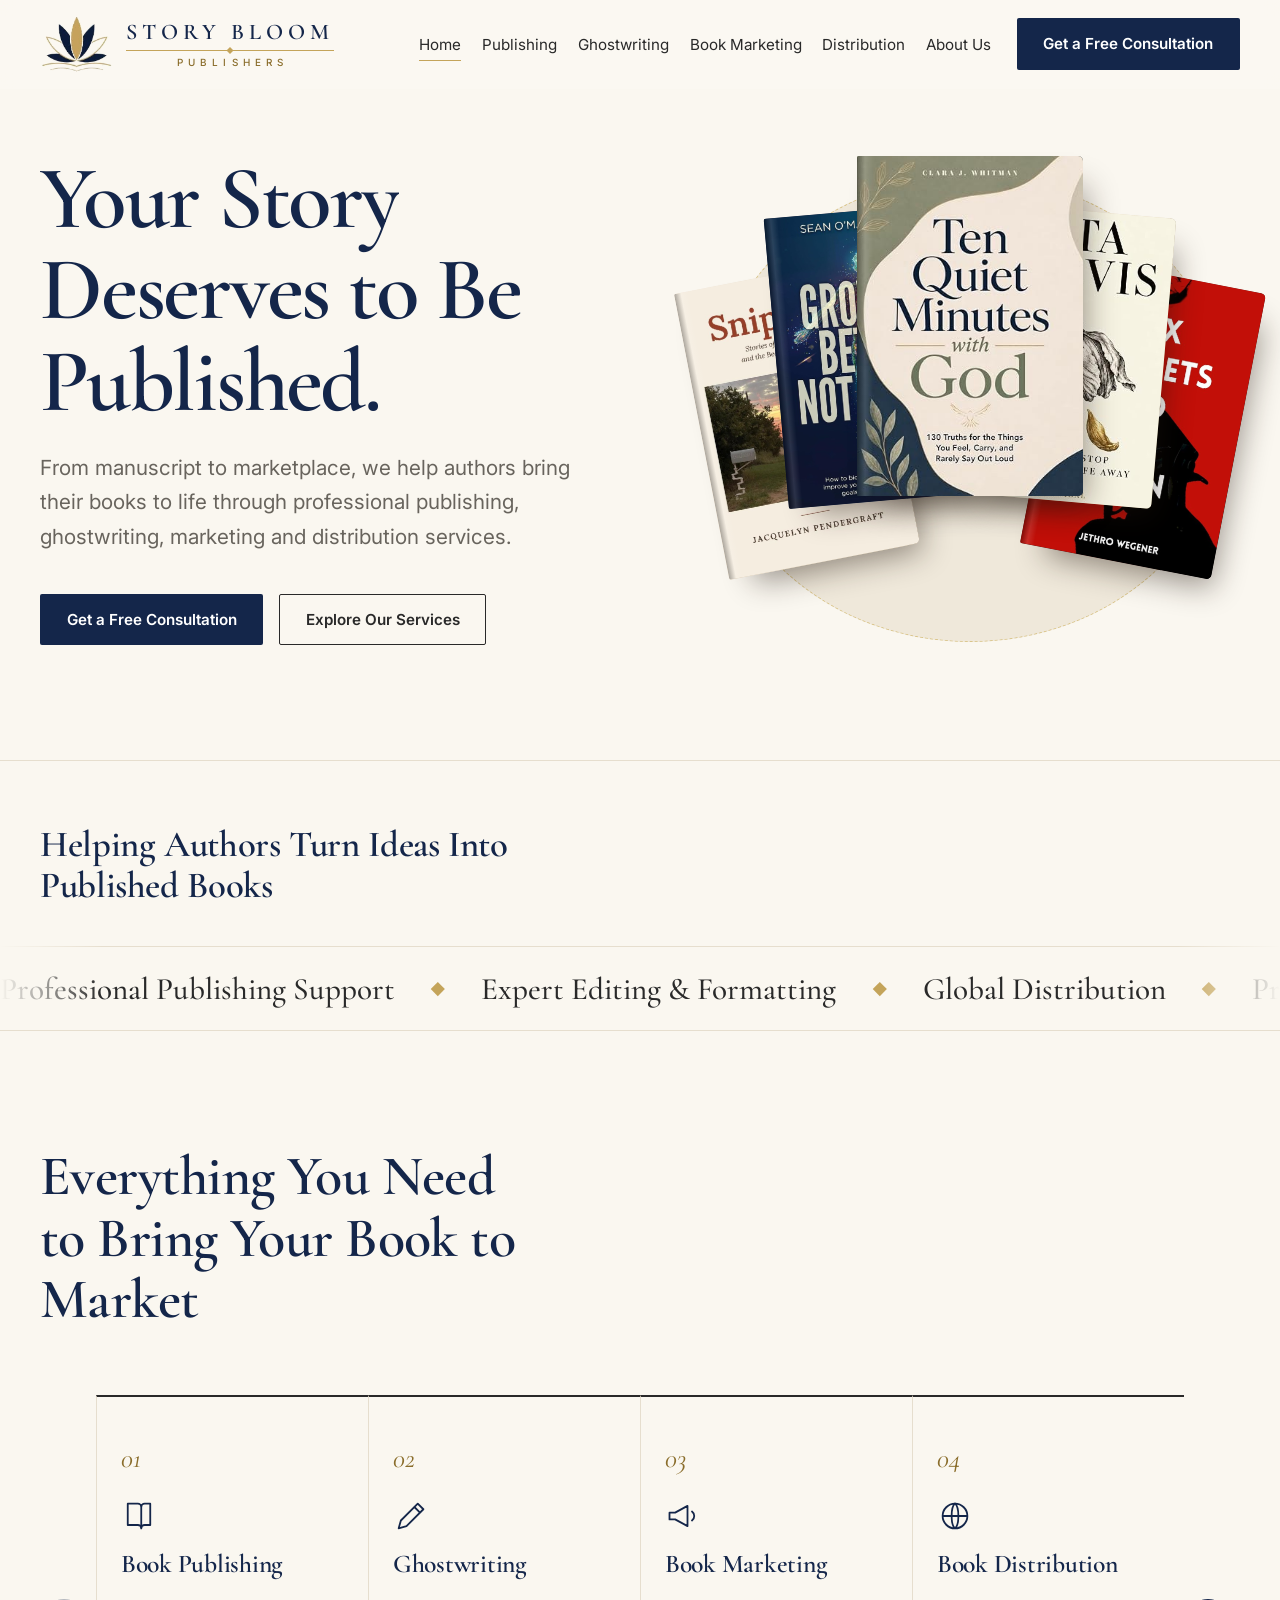
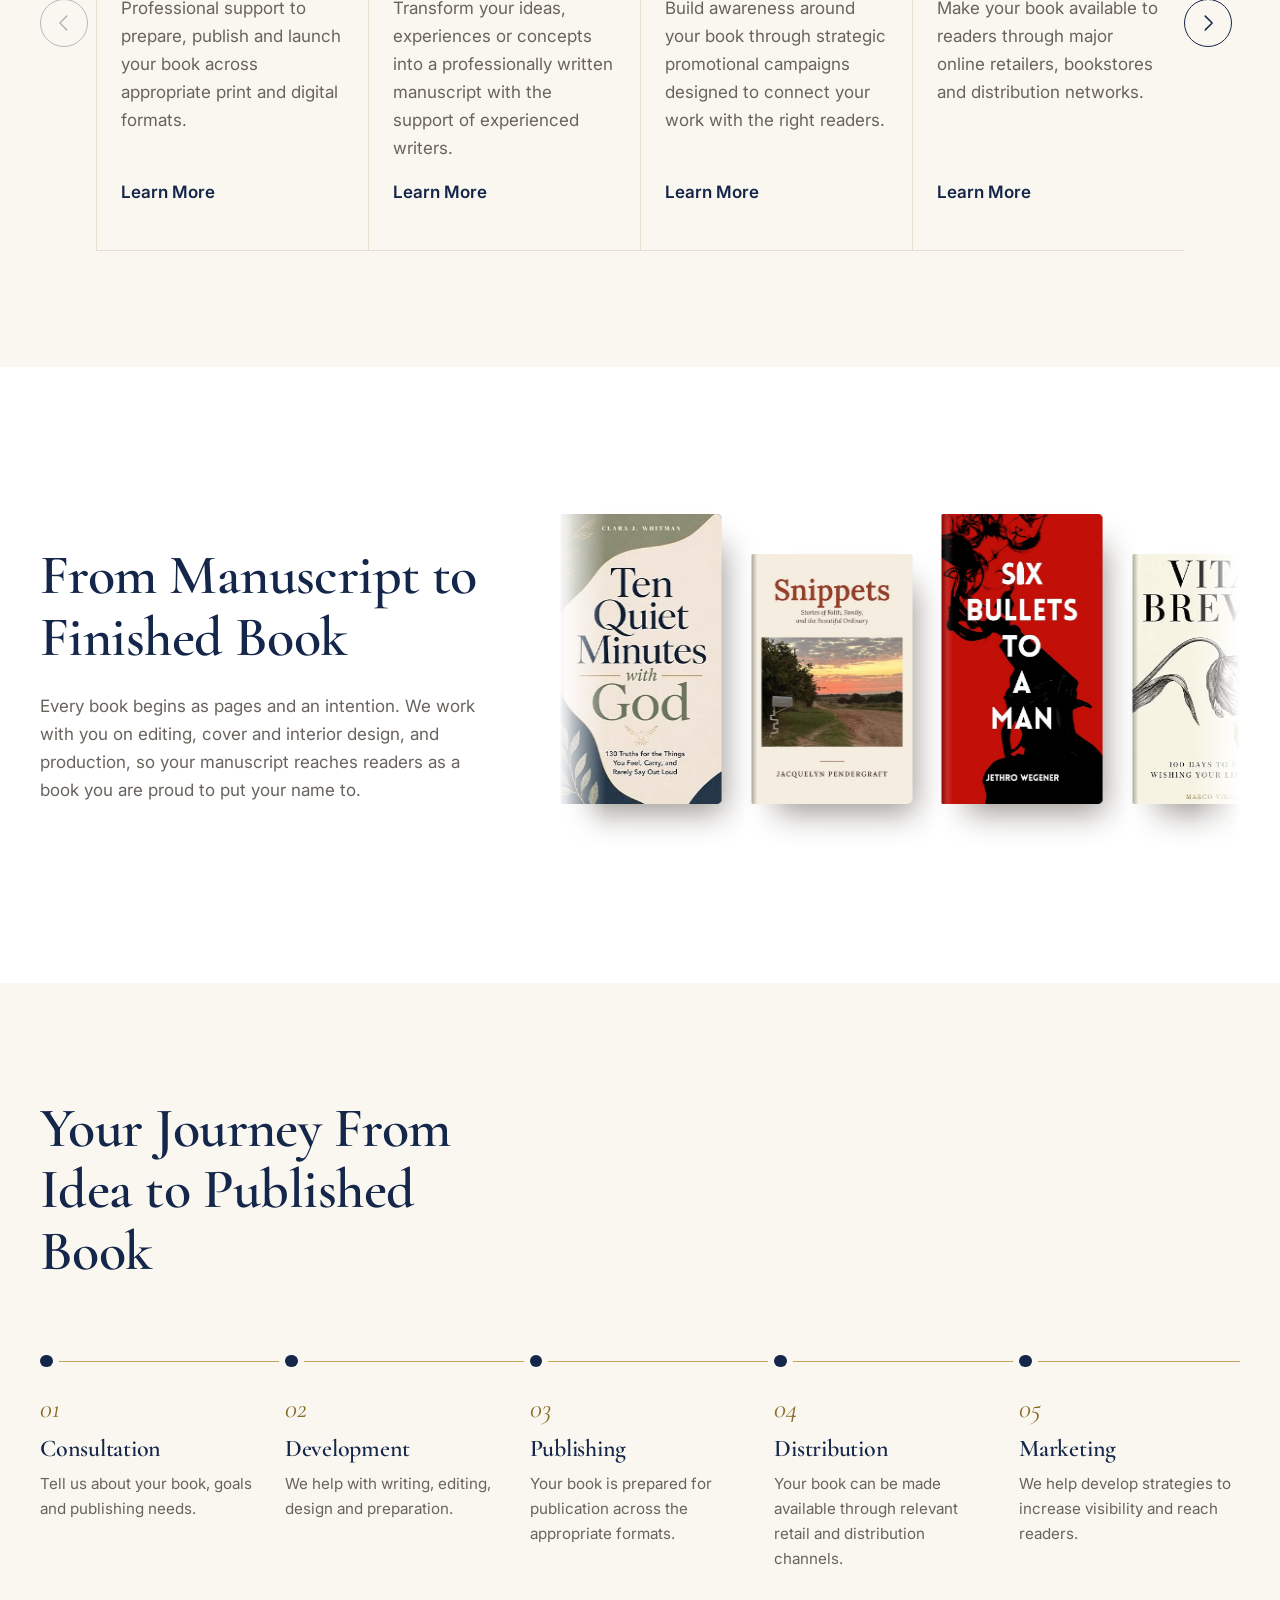
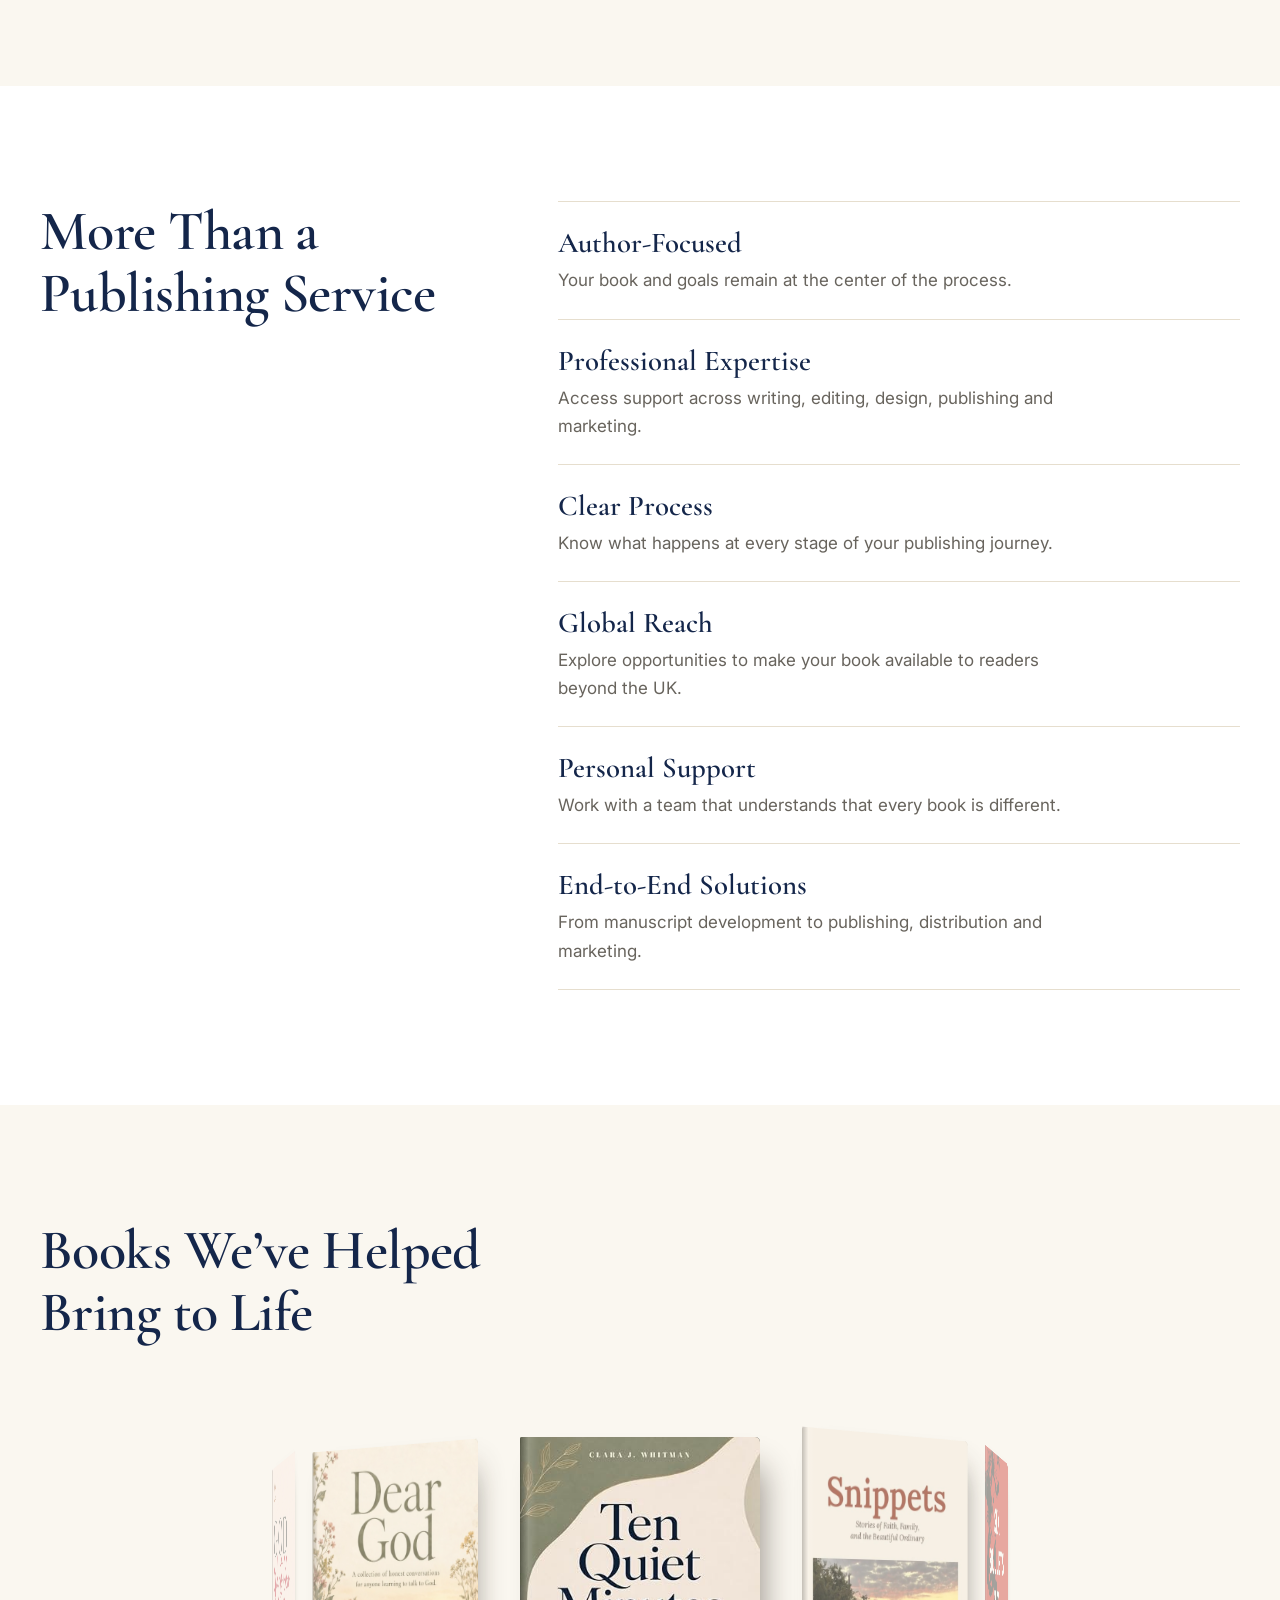
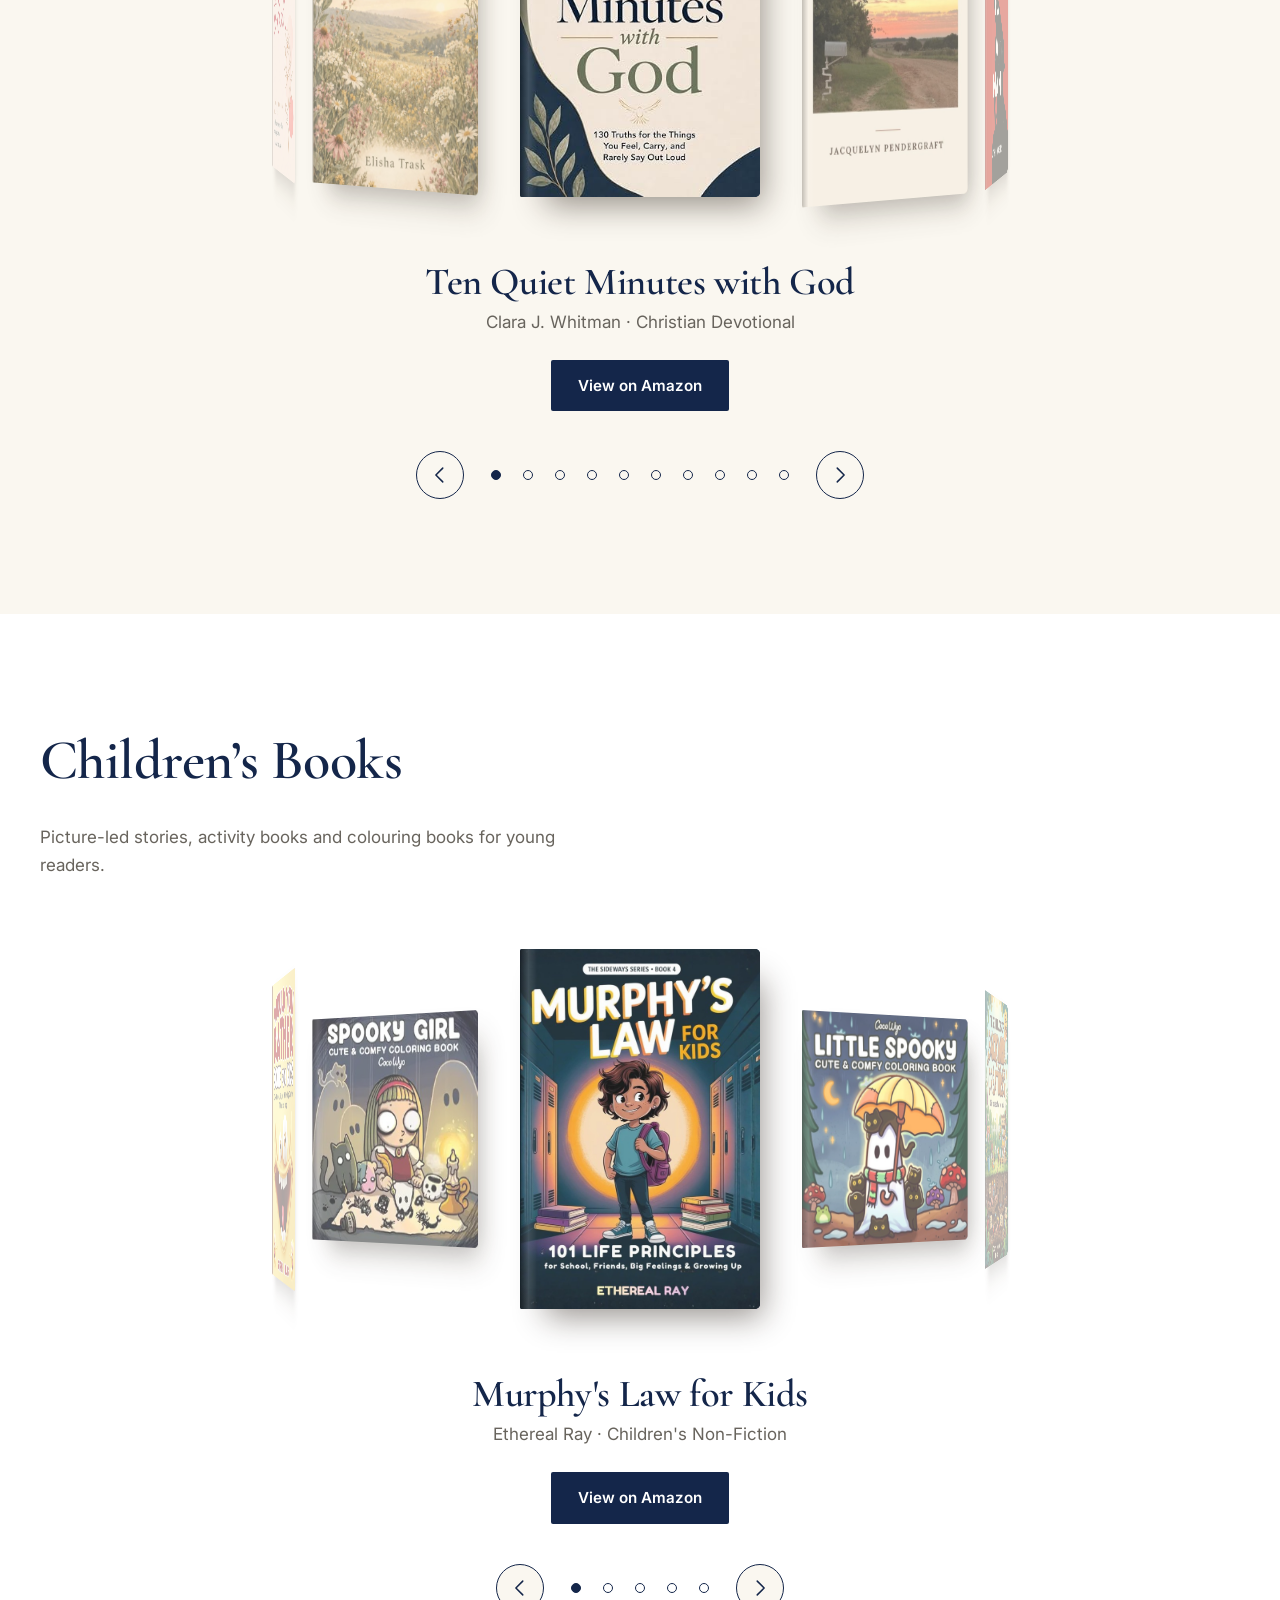
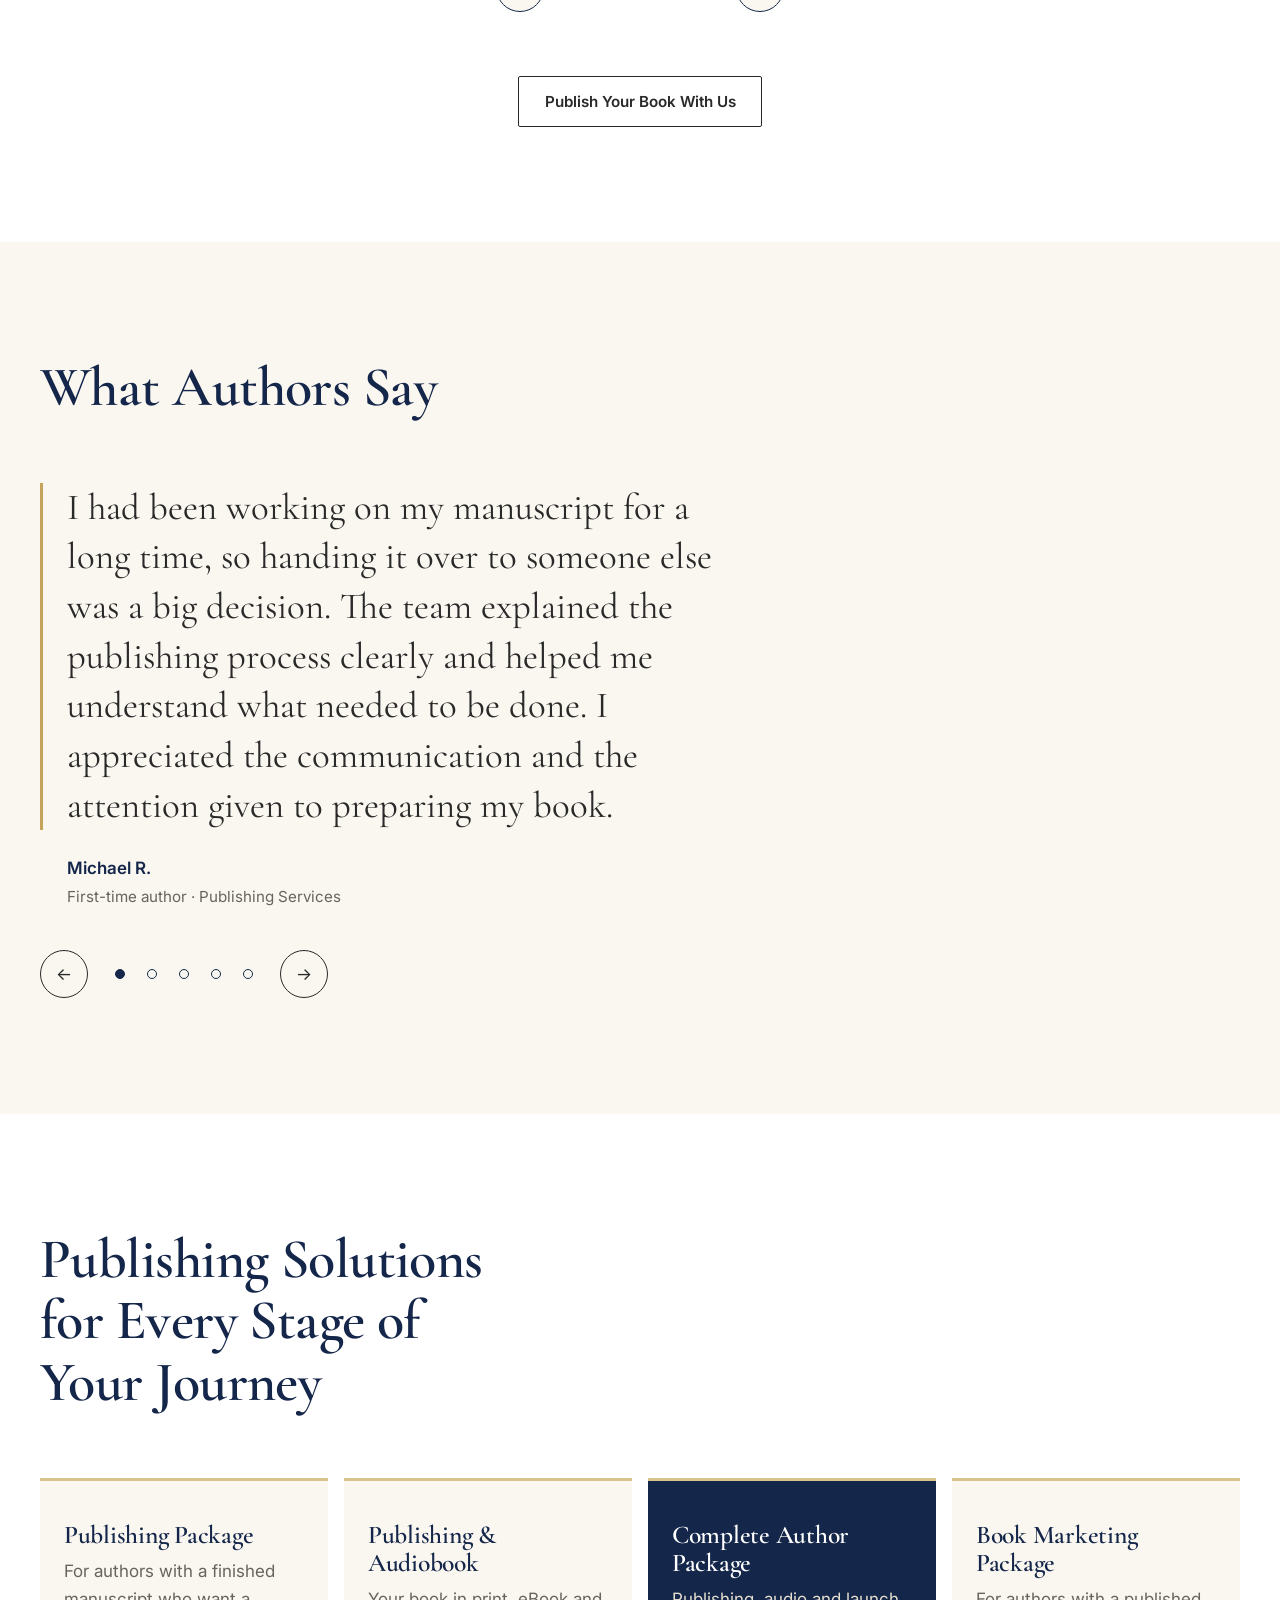
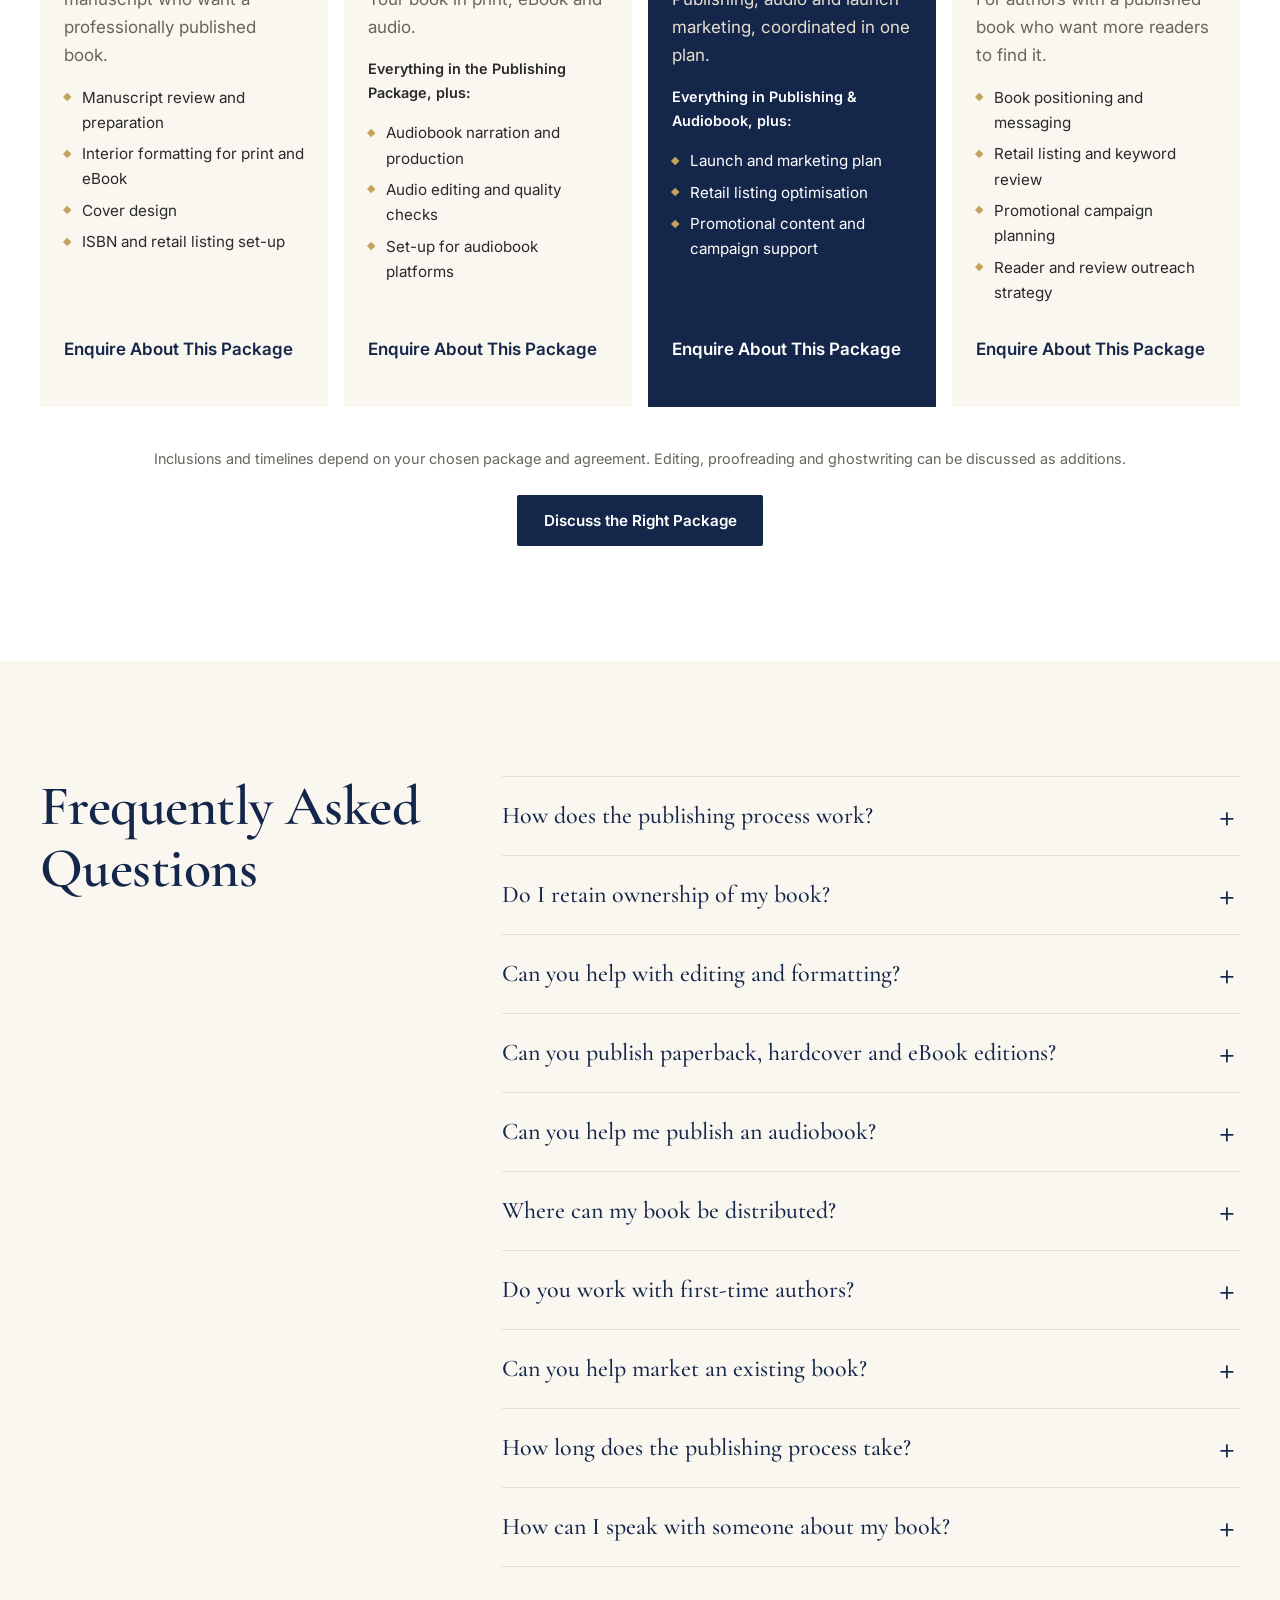
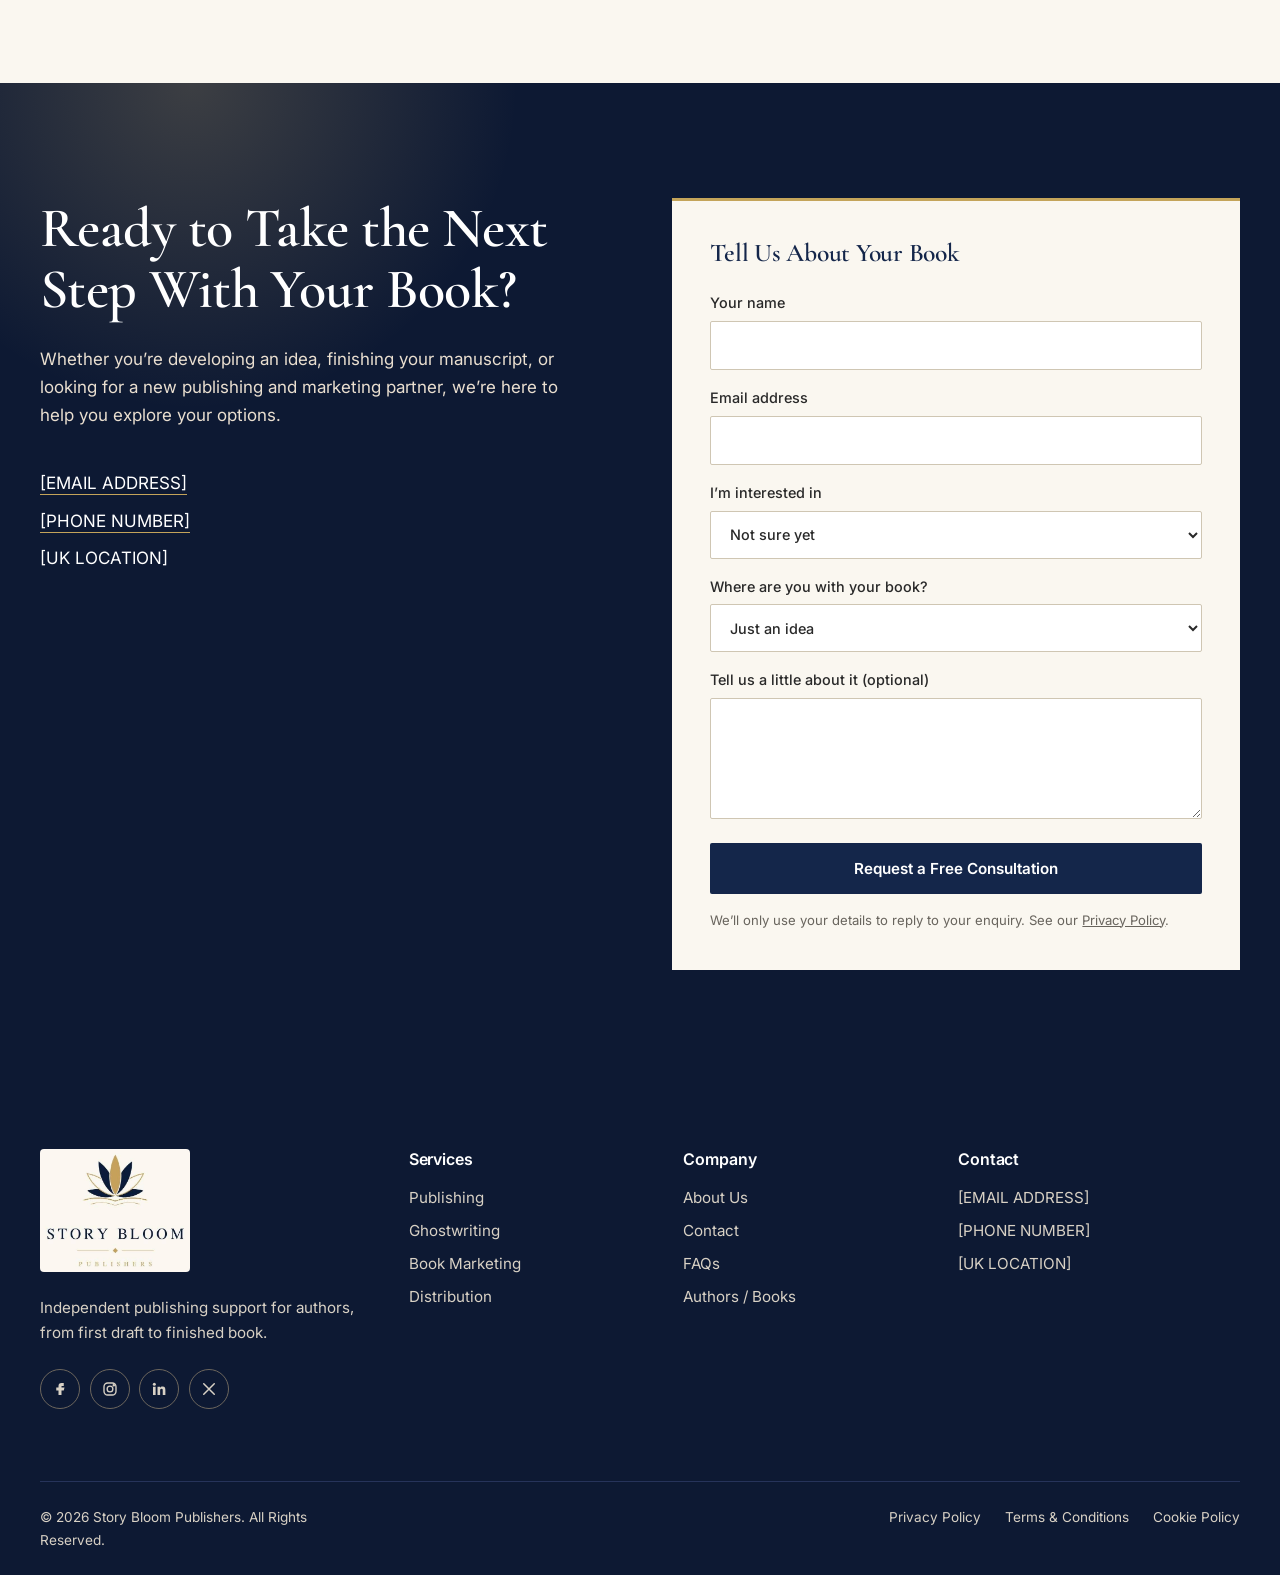
<file: index.html>
<!doctype html>
<html lang="en-GB">
<head>
  <meta charset="utf-8">
  <meta name="viewport" content="width=device-width, initial-scale=1">
  <title>Story Bloom Publishers | UK Book Publishing, Ghostwriting &amp; Marketing</title>
  <meta name="description" content="Professional book publishing, ghostwriting, book marketing and distribution services for authors in the UK. Bring your story to life and reach more readers.">
  <meta property="og:title" content="Story Bloom Publishers | UK Book Publishing, Ghostwriting & Marketing">
  <meta property="og:description" content="Professional book publishing, ghostwriting, book marketing and distribution services for authors in the UK.">
  <meta property="og:type" content="website">
  <meta property="og:image" content="https://meesamh17.github.io/Hammad/assets/images/og-image.jpg">
  <meta property="og:url" content="https://meesamh17.github.io/Hammad/">
  <link rel="canonical" href="https://meesamh17.github.io/Hammad/">
  <meta name="twitter:card" content="summary_large_image">
  <link rel="stylesheet" href="css/styles.css">
  <link rel="preconnect" href="https://fonts.googleapis.com"><link rel="preconnect" href="https://fonts.gstatic.com" crossorigin>
  <link href="https://fonts.googleapis.com/css2?family=Cormorant+Garamond:ital,wght@0,500;0,600;0,700;1,500;1,600&family=Inter:wght@400;500;600&display=swap" rel="stylesheet">
  <link rel="icon" href="assets/images/logo.jpg">
  <meta name="theme-color" content="#FAF7F0">
  <script type="application/ld+json">{"@context":"https://schema.org","@type":"Organization","name":"Story Bloom Publishers","url":"https://www.example.co.uk/","email":"[EMAIL ADDRESS]","telephone":"[PHONE NUMBER]","logo":"assets/images/logo.jpg"}</script>
<noscript><style>[data-reveal],:is(.service,.steps li,.why-list>div,.sol){opacity:1!important;transform:none!important}</style></noscript>
</head>
<body>
<div id="site-header"></div>
<main id="main">

<!-- HERO -->
<section class="hero"><div class="wrap hero-grid">
  <div class="hero-copy">
    <h1>Your Story Deserves to Be Published.</h1>
    <p class="lead">From manuscript to marketplace, we help authors bring their books to life through professional publishing, ghostwriting, marketing and distribution services.</p>
    <div class="actions"><a class="btn btn-primary" href="#contact">Get a Free Consultation</a><a class="btn btn-ghost" href="#services">Explore Our Services</a></div>
  </div>
  <div class="hero-visual" id="hero-visual" role="img" aria-label="A selection of books published with our authors"></div>
</div></section>

<!-- TRUST -->
<section class="trust" aria-labelledby="trust-h"><div class="wrap">
  <h2 id="trust-h">Helping Authors Turn Ideas Into Published Books</h2></div>
  <div class="marquee"><div class="marquee-track" id="marquee-track"><ul class="marquee-set">
    <li>Professional Publishing Support</li>
    <li>Expert Editing &amp; Formatting</li>
    <li>Global Distribution</li>
    <li>Print &amp; Digital Publishing</li>
    <li>Dedicated Author Support</li>
    <li>Professional Cover Design</li>
    <li>Manuscript Assessment</li>
    <li>ISBN &amp; Metadata Support</li>
    <li>eBook Conversion</li>
    <li>Audiobook Production</li>
    <li>Launch &amp; Marketing Planning</li>
  </ul></div></div>
</section>

<!-- SERVICES -->
<section class="section" id="services" data-reveal><div class="wrap">
  <h2 class="section-title">Everything You Need to Bring Your Book to Market</h2>
  <div class="svc-wrap" role="region" aria-roledescription="carousel" aria-label="Our services">
    <button class="svc-btn" id="svc-prev" aria-label="Previous services"><svg viewBox="0 0 32 32" aria-hidden="true"><path d="M20 6L10 16l10 10"/></svg></button>
    <div class="services" id="svc-track" tabindex="0">
    <article class="service" id="publishing"><span class="num">01</span>
      <svg viewBox="0 0 32 32" aria-hidden="true"><path d="M6 5h9a3 3 0 0 1 3 3v19a3 3 0 0 0-3-3H6zM26 5h-5a3 3 0 0 0-3 3v19a3 3 0 0 1 3-3h5z"/></svg>
      <h3>Book Publishing</h3><p>Professional support to prepare, publish and launch your book across appropriate print and digital formats.</p><a href="publishing.html" class="more" data-service="Book Publishing">Learn More<span class="sr"> about Book Publishing</span></a></article>
    <article class="service" id="ghostwriting"><span class="num">02</span>
      <svg viewBox="0 0 32 32" aria-hidden="true"><path d="M5 27l2-7L22 5l5 5L12 25zM19 8l5 5"/></svg>
      <h3>Ghostwriting</h3><p>Transform your ideas, experiences or concepts into a professionally written manuscript with the support of experienced writers.</p><a href="ghostwriting.html" class="more" data-service="Ghostwriting">Learn More<span class="sr"> about Ghostwriting</span></a></article>
    <article class="service" id="marketing"><span class="num">03</span>
      <svg viewBox="0 0 32 32" aria-hidden="true"><path d="M4 13v6h5l11 6V7L9 13zM24 12a5 5 0 0 1 0 8"/></svg>
      <h3>Book Marketing</h3><p>Build awareness around your book through strategic promotional campaigns designed to connect your work with the right readers.</p><a href="book-marketing.html" class="more" data-service="Book Marketing">Learn More<span class="sr"> about Book Marketing</span></a></article>
    <article class="service" id="distribution"><span class="num">04</span>
      <svg viewBox="0 0 32 32" aria-hidden="true"><path d="M16 5a11 11 0 1 0 0 22 11 11 0 0 0 0-22zM5 16h22M16 5c4 3 4 19 0 22M16 5c-4 3-4 19 0 22"/></svg>
      <h3>Book Distribution</h3><p>Make your book available to readers through major online retailers, bookstores and distribution networks.</p><a href="distribution.html" class="more" data-service="Book Distribution">Learn More<span class="sr"> about Book Distribution</span></a></article>
    <article class="service" id="audiobook"><span class="num">05</span>
      <svg viewBox="0 0 32 32" aria-hidden="true"><path d="M5 20v-4a11 11 0 0 1 22 0v4M5 18h4v8H5zM23 18h4v8h-4z"/></svg>
      <h3>Audiobook Production</h3><p>Turn your finished book into an audiobook, with narration and production support for listening platforms.</p><a href="#contact" class="more" data-service="Audiobook Production">Learn More<span class="sr"> about Audiobook Production</span></a></article>
    <article class="service" id="editing"><span class="num">06</span>
      <svg viewBox="0 0 32 32" aria-hidden="true"><path d="M14 6a8 8 0 1 0 0 16 8 8 0 0 0 0-16zM20 20l7 7"/></svg>
      <h3>Editing &amp; Proofreading</h3><p>Refine your manuscript with careful editorial support, from structural feedback to final proofreading.</p><a href="#contact" class="more" data-service="Editing &amp; Proofreading">Learn More<span class="sr"> about Editing &amp; Proofreading</span></a></article>
    <article class="service" id="cover-design"><span class="num">07</span>
      <svg viewBox="0 0 32 32" aria-hidden="true"><path d="M6 4h20v24H6zM11 21l4-5 3 3 3-4 4 6"/></svg>
      <h3>Cover Design &amp; Formatting</h3><p>A cover and interior layout shaped around your story, designed to look at home on any bookshelf.</p><a href="#contact" class="more" data-service="Cover Design &amp; Formatting">Learn More<span class="sr"> about Cover Design &amp; Formatting</span></a></article>
    </div>
    <button class="svc-btn" id="svc-next" aria-label="Next services"><svg viewBox="0 0 32 32" aria-hidden="true"><path d="M12 6l10 10-10 10"/></svg></button>
  </div>
</div></section>

<!-- MANUSCRIPT TO BOOK -->
<section class="section band" data-reveal><div class="wrap feature">
  <div><h2>From Manuscript to Finished Book</h2>
    <p>Every book begins as pages and an intention. We work with you on editing, cover and interior design, and production, so your manuscript reaches readers as a book you are proud to put your name to.</p>
    <!-- PLACEHOLDER covers: replace the books in js/site-data.js --></div>
  <div class="shelf" id="feature-books"></div>
</div></section>

<!-- PROCESS -->
<section class="section" data-reveal><div class="wrap">
  <h2 class="section-title">Your Journey From Idea to Published Book</h2>
  <ol class="steps">
    <li><span class="num">01</span><h3>Consultation</h3><p>Tell us about your book, goals and publishing needs.</p></li>
    <li><span class="num">02</span><h3>Development</h3><p>We help with writing, editing, design and preparation.</p></li>
    <li><span class="num">03</span><h3>Publishing</h3><p>Your book is prepared for publication across the appropriate formats.</p></li>
    <li><span class="num">04</span><h3>Distribution</h3><p>Your book can be made available through relevant retail and distribution channels.</p></li>
    <li><span class="num">05</span><h3>Marketing</h3><p>We help develop strategies to increase visibility and reach readers.</p></li>
  </ol>
</div></section>

<!-- WHY US -->
<section class="section band" id="about" data-reveal><div class="wrap why">
  <h2>More Than a Publishing Service</h2>
  <dl class="why-list">
    <div><dt>Author-Focused</dt><dd>Your book and goals remain at the center of the process.</dd></div>
    <div><dt>Professional Expertise</dt><dd>Access support across writing, editing, design, publishing and marketing.</dd></div>
    <div><dt>Clear Process</dt><dd>Know what happens at every stage of your publishing journey.</dd></div>
    <div><dt>Global Reach</dt><dd>Explore opportunities to make your book available to readers beyond the UK.</dd></div>
    <div><dt>Personal Support</dt><dd>Work with a team that understands that every book is different.</dd></div>
    <div><dt>End-to-End Solutions</dt><dd>From manuscript development to publishing, distribution and marketing.</dd></div>
  </dl>
</div></section>

<!-- BOOKS -->
<section class="section" id="books" data-reveal><div class="wrap">
  <h2 class="section-title">Books We’ve Helped Bring to Life</h2>
  <div class="ring-wrap" role="region" aria-roledescription="carousel" aria-label="Books we have helped publish">
    <div class="ring-stage" id="ring-stage" tabindex="0" aria-label="Drag, swipe or use arrow keys to turn the books"><div class="ring" id="ring"></div></div>
    <div class="ring-info" aria-live="polite"><h3 id="ri-title"></h3><p id="ri-meta"></p><a class="btn btn-primary" id="ri-link" href="#" target="_blank" rel="noopener">View on Amazon</a></div>
    <div class="ring-ctrl"><button class="svc-btn" id="ring-prev" aria-label="Previous book"><svg viewBox="0 0 32 32" aria-hidden="true"><path d="M20 6L10 16l10 10"/></svg></button><div class="dots" id="ring-dots"></div><button class="svc-btn" id="ring-next" aria-label="Next book"><svg viewBox="0 0 32 32" aria-hidden="true"><path d="M12 6l10 10-10 10"/></svg></button></div>
  </div>
</div></section>

<!-- CHILDREN'S BOOKS -->
<section class="section band" id="kids" data-reveal><div class="wrap">
  <h2 class="section-title">Children’s Books</h2>
  <p class="section-intro">Picture-led stories, activity books and colouring books for young readers.</p>
  <div class="ring-wrap" role="region" aria-roledescription="carousel" aria-label="Children's books we have helped publish">
    <div class="ring-stage" id="ring-stage-kids" tabindex="0" aria-label="Drag, swipe or use arrow keys to turn the books"><div class="ring" id="ring-kids"></div></div>
    <div class="ring-info" aria-live="polite"><h3 id="ri-title-kids"></h3><p id="ri-meta-kids"></p><a class="btn btn-primary" id="ri-link-kids" href="#" target="_blank" rel="noopener">View on Amazon</a></div>
    <div class="ring-ctrl"><button class="svc-btn" id="ring-prev-kids" aria-label="Previous book"><svg viewBox="0 0 32 32" aria-hidden="true"><path d="M20 6L10 16l10 10"/></svg></button><div class="dots" id="ring-dots-kids"></div><button class="svc-btn" id="ring-next-kids" aria-label="Next book"><svg viewBox="0 0 32 32" aria-hidden="true"><path d="M12 6l10 10-10 10"/></svg></button></div>
  </div>
  <p class="center"><a class="btn btn-ghost" href="#contact">Publish Your Book With Us</a></p>
</div></section>

<!-- TESTIMONIALS -->
<section class="section" id="testimonials" data-reveal><div class="wrap">
  <h2 class="section-title">What Authors Say</h2>
  <!-- PLACEHOLDER CONTENT: not real testimonials. Replace in src/data/site.js -->
  <div class="slider" role="region" aria-roledescription="carousel" aria-label="Author testimonials">
    <div class="t-track" id="t-track" tabindex="0"></div>
    <div class="t-ctrl"><button id="t-prev" aria-label="Previous testimonial">←</button><div id="t-dots" class="dots"></div><button id="t-next" aria-label="Next testimonial">→</button></div>
  </div>
</div></section>

<!-- SOLUTIONS -->
<section class="section band" data-reveal><div class="wrap">
  <h2 class="section-title">Publishing Solutions for Every Stage of Your Journey</h2>
  <div class="solutions">
    <article class="sol"><h3>Publishing Package</h3><p class="sol-for">For authors with a finished manuscript who want a professionally published book.</p><ul class="incl"><li>Manuscript review and preparation</li><li>Interior formatting for print and eBook</li><li>Cover design</li><li>ISBN and retail listing set-up</li></ul><a href="#contact" class="more" data-service="Publishing Package">Enquire About This Package<span class="sr"> (Publishing Package)</span></a></article>
    <article class="sol"><h3>Publishing &amp; Audiobook</h3><p class="sol-for">Your book in print, eBook and audio.</p><p class="incl-lead">Everything in the Publishing Package, plus:</p><ul class="incl"><li>Audiobook narration and production</li><li>Audio editing and quality checks</li><li>Set-up for audiobook platforms</li></ul><a href="#contact" class="more" data-service="Publishing &amp; Audiobook Package">Enquire About This Package<span class="sr"> (Publishing &amp; Audiobook)</span></a></article>
    <article class="sol sol-top"><h3>Complete Author Package</h3><p class="sol-for">Publishing, audio and launch marketing, coordinated in one plan.</p><p class="incl-lead">Everything in Publishing &amp; Audiobook, plus:</p><ul class="incl"><li>Launch and marketing plan</li><li>Retail listing optimisation</li><li>Promotional content and campaign support</li></ul><a href="#contact" class="more" data-service="Complete Author Package">Enquire About This Package<span class="sr"> (Complete Author Package)</span></a></article>
    <article class="sol"><h3>Book Marketing Package</h3><p class="sol-for">For authors with a published book who want more readers to find it.</p><ul class="incl"><li>Book positioning and messaging</li><li>Retail listing and keyword review</li><li>Promotional campaign planning</li><li>Reader and review outreach strategy</li></ul><a href="#contact" class="more" data-service="Marketing Package">Enquire About This Package<span class="sr"> (Book Marketing Package)</span></a></article>
  </div>
  <!-- CONFIRM the inclusions above match your real packages -->
  <p class="incl-note center">Inclusions and timelines depend on your chosen package and agreement. Editing, proofreading and ghostwriting can be discussed as additions.</p>
  <p class="center" style="margin-top:var(--s3)"><a class="btn btn-primary" href="#contact">Discuss the Right Package</a></p>
</div></section>

<!-- FAQ -->
<section class="section" id="faq" data-reveal><div class="wrap faq">
  <h2>Frequently Asked Questions</h2>
  <div class="faq-list">
    <div class="faq-item"><h3><button class="faq-q" aria-expanded="false" aria-controls="a1" id="q1">How does the publishing process work?</button></h3><div class="faq-a" id="a1" role="region" aria-labelledby="q1"><p>It begins with a consultation about your book and goals. We then recommend the editing, design, publishing, distribution and marketing support that suits you.</p></div></div>
    <div class="faq-item"><h3><button class="faq-q" aria-expanded="false" aria-controls="a2" id="q2">Do I retain ownership of my book?</button></h3><div class="faq-a" id="a2" role="region" aria-labelledby="q2"><p>Depending on your chosen service and agreement, rights are set out in your contract. We will explain the terms clearly before you commit.</p></div></div>
    <div class="faq-item"><h3><button class="faq-q" aria-expanded="false" aria-controls="a3" id="q3">Can you help with editing and formatting?</button></h3><div class="faq-a" id="a3" role="region" aria-labelledby="q3"><p>Yes, depending on your chosen service, we can support editing, interior formatting and cover design.</p></div></div>
    <div class="faq-item"><h3><button class="faq-q" aria-expanded="false" aria-controls="a4" id="q4">Can you publish paperback, hardcover and eBook editions?</button></h3><div class="faq-a" id="a4" role="region" aria-labelledby="q4"><p>We can help prepare a range of print and digital formats. Available options depend on your book and chosen service.</p></div></div>
    <div class="faq-item"><h3><button class="faq-q" aria-expanded="false" aria-controls="a5" id="q5">Can you help me publish an audiobook?</button></h3><div class="faq-a" id="a5" role="region" aria-labelledby="q5"><p>Audiobook support may be available depending on your chosen service. Ask us during your consultation.</p></div></div>
    <div class="faq-item"><h3><button class="faq-q" aria-expanded="false" aria-controls="a6" id="q6">Where can my book be distributed?</button></h3><div class="faq-a" id="a6" role="region" aria-labelledby="q6"><p>Depending on your chosen service and agreement, we can help make your book available through online retailers, bookstores and distribution networks.</p></div></div>
    <div class="faq-item"><h3><button class="faq-q" aria-expanded="false" aria-controls="a7" id="q7">Do you work with first-time authors?</button></h3><div class="faq-a" id="a7" role="region" aria-labelledby="q7"><p>Yes. We work with first-time, independent and established authors, and guide you at each stage.</p></div></div>
    <div class="faq-item"><h3><button class="faq-q" aria-expanded="false" aria-controls="a8" id="q8">Can you help market an existing book?</button></h3><div class="faq-a" id="a8" role="region" aria-labelledby="q8"><p>Yes, we can discuss marketing strategies for books that are already published.</p></div></div>
    <div class="faq-item"><h3><button class="faq-q" aria-expanded="false" aria-controls="a9" id="q9">How long does the publishing process take?</button></h3><div class="faq-a" id="a9" role="region" aria-labelledby="q9"><p>Timelines depend on your manuscript, chosen services and agreement. We will outline an expected schedule at the start.</p></div></div>
    <div class="faq-item"><h3><button class="faq-q" aria-expanded="false" aria-controls="a10" id="q10">How can I speak with someone about my book?</button></h3><div class="faq-a" id="a10" role="region" aria-labelledby="q10"><p>Request a free consultation using the button below, or contact us by email or phone.</p></div></div>
  </div>
</div></section>

<!-- FINAL CTA -->
<section class="cta" id="contact" data-reveal><div class="wrap cta-grid">
  <div class="cta-copy">
    <h2>Ready to Take the Next Step With Your Book?</h2>
    <p>Whether you’re developing an idea, finishing your manuscript, or looking for a new publishing and marketing partner, we’re here to help you explore your options.</p>
    <ul class="cta-contact">
      <li><a id="c-email" href="#"><span data-site="email"></span></a></li>
      <li><a id="c-phone" href="#"><span data-site="phone"></span></a></li>
      <li><span data-site="location"></span></li>
    </ul>
  </div>
  <form class="enquiry" id="enquiry" novalidate>
    <h3>Tell Us About Your Book</h3>
    <label>Your name<input name="name" autocomplete="name" required></label>
    <label>Email address<input type="email" name="email" autocomplete="email" required></label>
    <label>I’m interested in<select name="service" id="f-service"><option>Book Publishing</option><option>Ghostwriting</option><option>Book Marketing</option><option>Book Distribution</option><option>Audiobook Production</option><option>Editing &amp; Proofreading</option><option>Cover Design &amp; Formatting</option><option>Publishing Package</option><option>Publishing &amp; Audiobook Package</option><option>Complete Author Package</option><option>Marketing Package</option><option selected>Not sure yet</option></select></label>
    <label>Where are you with your book?<select name="stage"><option>Just an idea</option><option>Writing it now</option><option>Manuscript finished</option><option>Already published</option></select></label>
    <label>Tell us a little about it (optional)<textarea name="message" rows="4"></textarea></label>
    <input type="text" name="_gotcha" class="hp" tabindex="-1" autocomplete="off" aria-hidden="true">
    <button class="btn btn-primary" type="submit">Request a Free Consultation</button>
    <p class="form-note" id="form-note" role="status"></p>
    <p class="fine">We’ll only use your details to reply to your enquiry. See our <a href="privacy.html">Privacy Policy</a>.</p>
  </form>
</div></section>

</main>
<div id="site-footer"></div>
<script src="js/site-data.js"></script>
<script src="js/books.js"></script>
<script src="js/layout.js"></script>
<script src="js/main.js"></script>
</body>
</html>
</file>
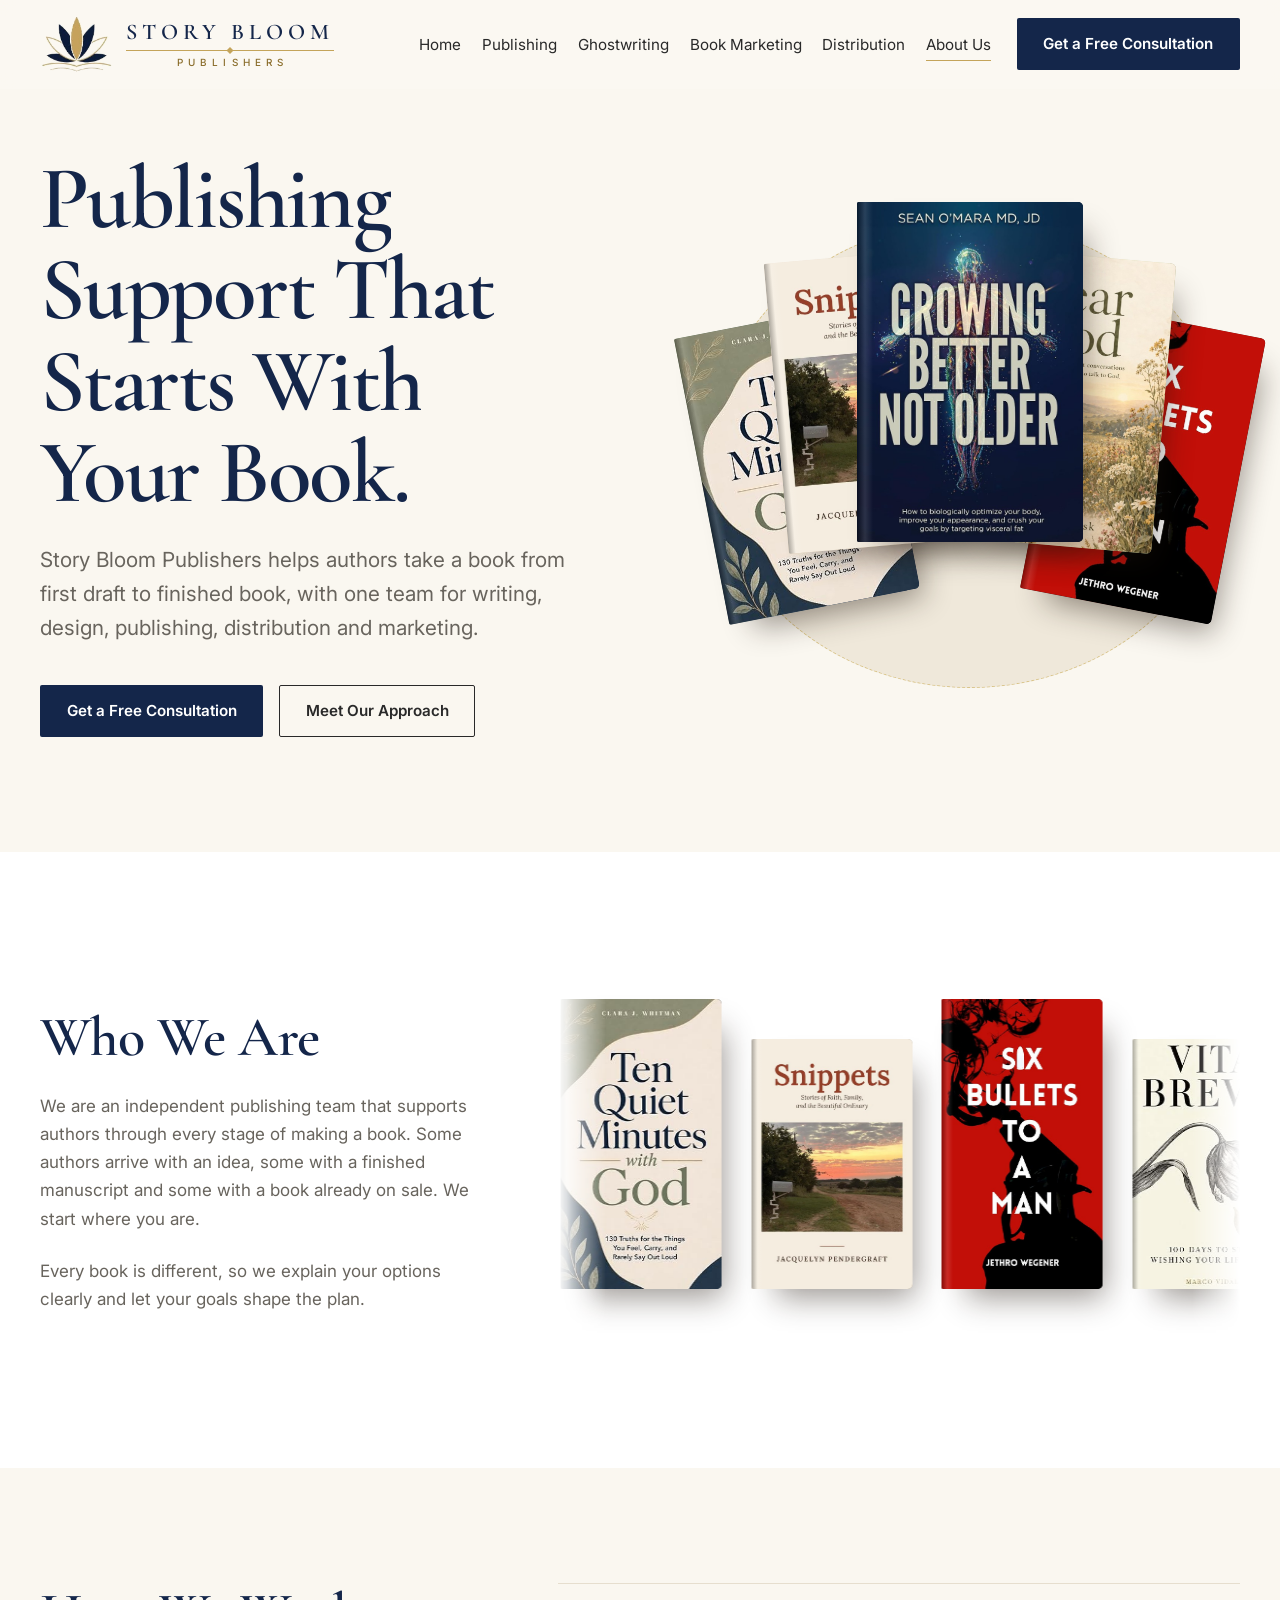
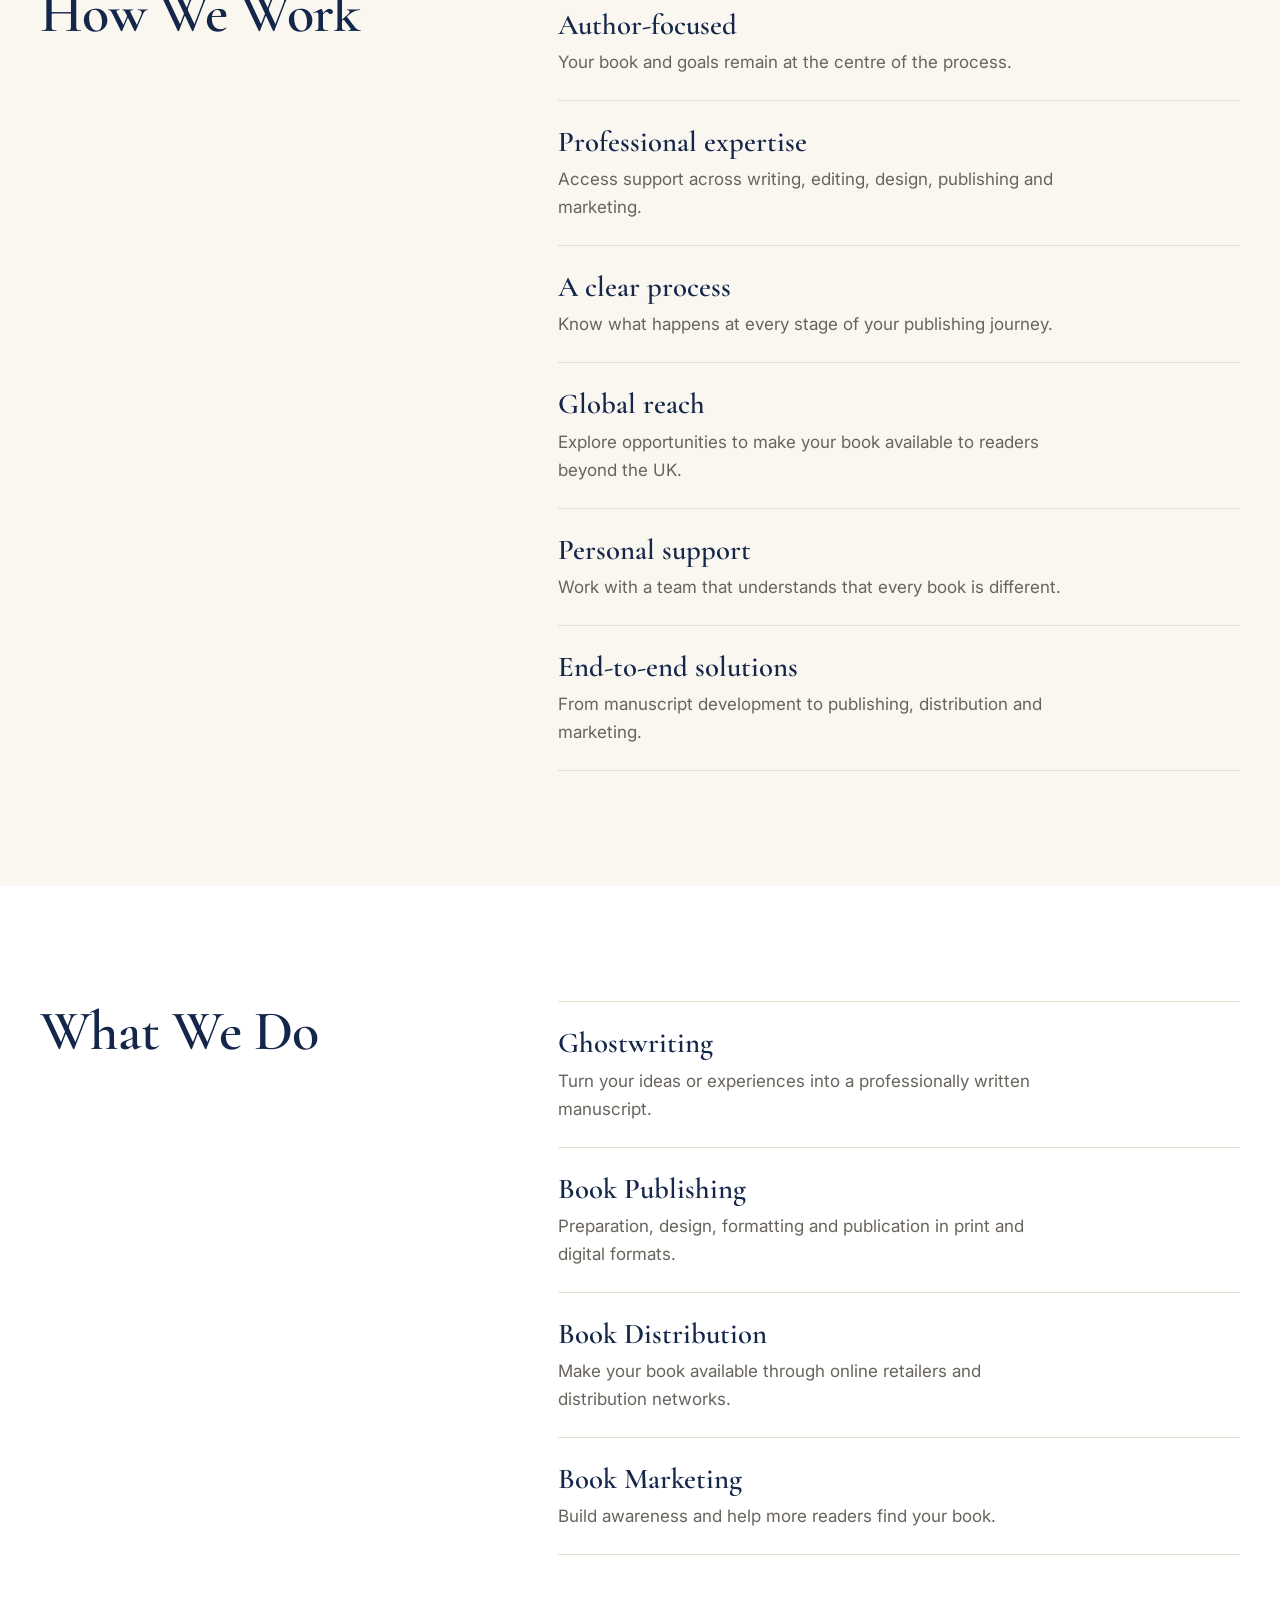
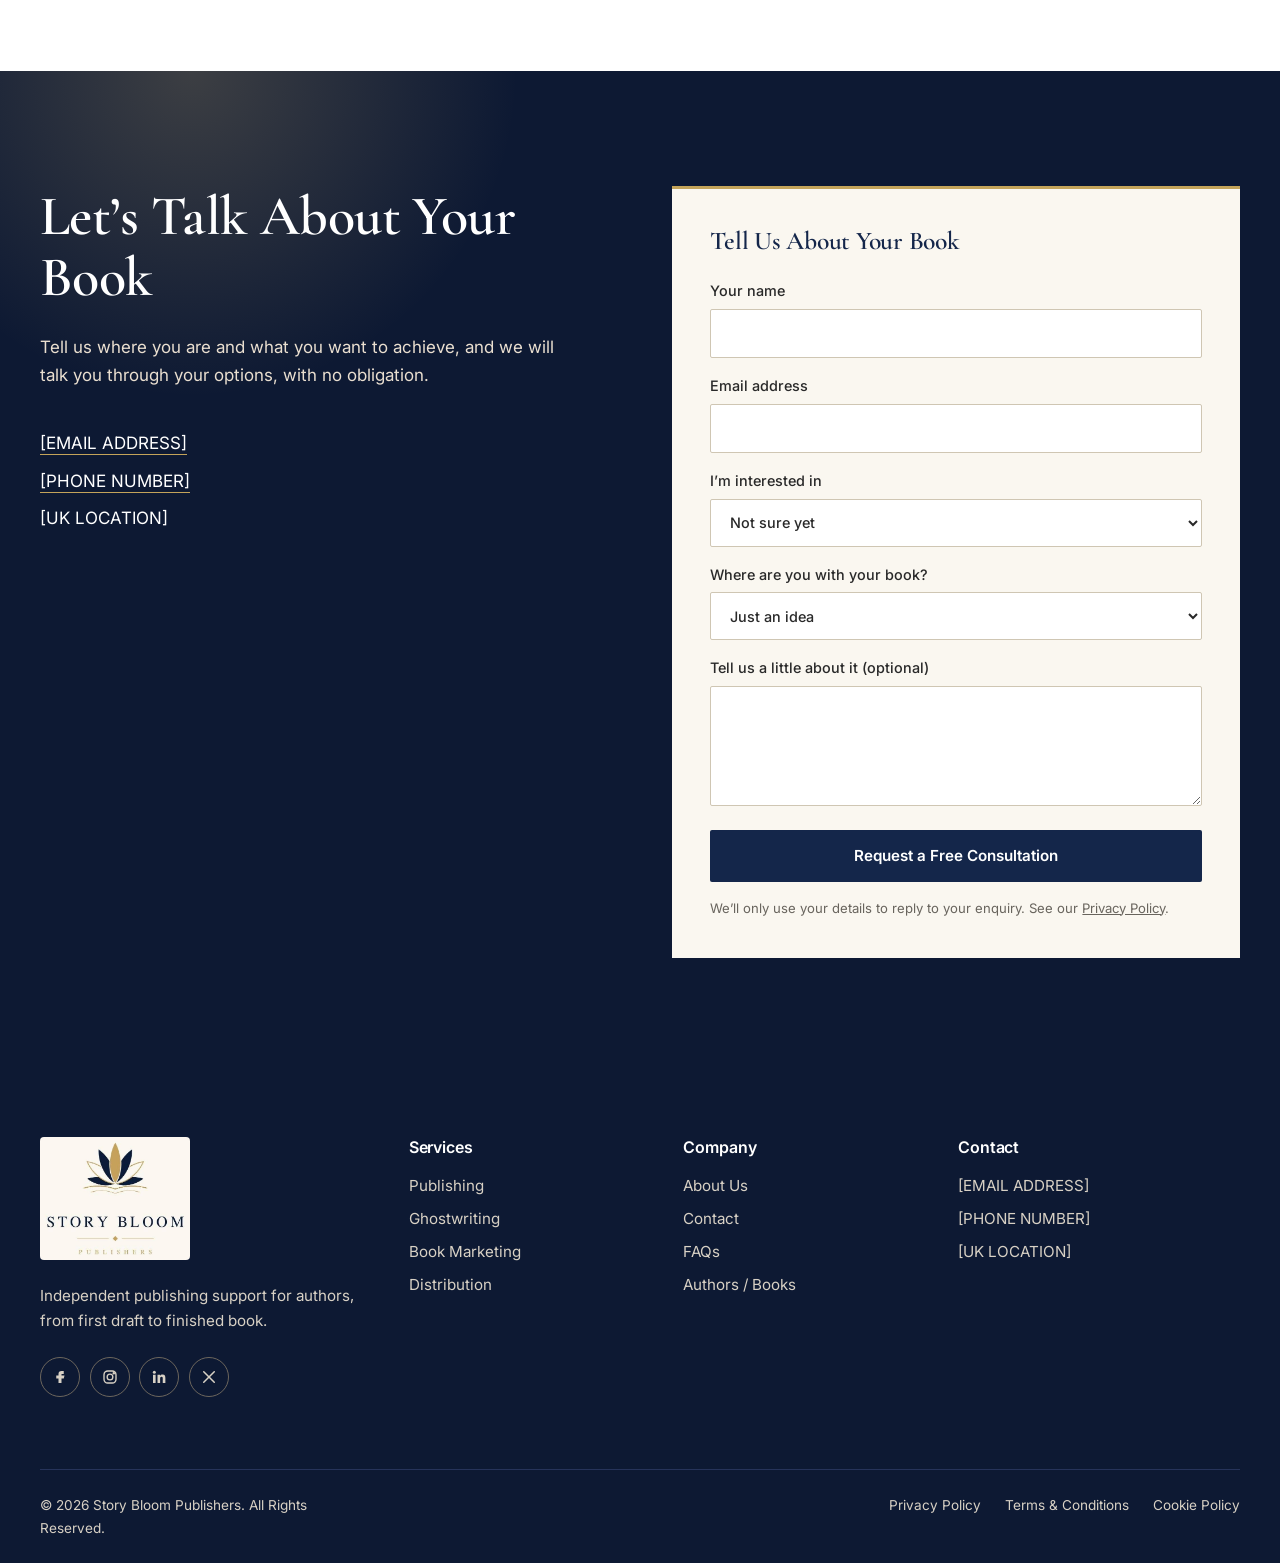
<file: about.html>
<!doctype html>
<html lang="en-GB">
<head>
  <meta charset="utf-8">
  <meta name="viewport" content="width=device-width, initial-scale=1">
  <title>About Us | Story Bloom Publishers</title>
  <meta name="description" content="Story Bloom Publishers gives authors independent publishing support, from first draft to finished book: writing, editing, design, publishing, distribution and marketing.">
  <meta property="og:title" content="About Us | Story Bloom Publishers">
  <meta property="og:description" content="Story Bloom Publishers gives authors independent publishing support, from first draft to finished book: writing, editing, design, publishing, distribution and marketing.">
  <meta property="og:type" content="website">
  <meta property="og:image" content="https://meesamh17.github.io/Hammad/assets/images/og-image.jpg">
  <meta property="og:url" content="https://meesamh17.github.io/Hammad/about.html">
  <link rel="canonical" href="https://meesamh17.github.io/Hammad/about.html">
  <meta name="twitter:card" content="summary_large_image">
  <link rel="stylesheet" href="css/styles.css">
  <link rel="preconnect" href="https://fonts.googleapis.com"><link rel="preconnect" href="https://fonts.gstatic.com" crossorigin>
  <link href="https://fonts.googleapis.com/css2?family=Cormorant+Garamond:ital,wght@0,500;0,600;0,700;1,500;1,600&family=Inter:wght@400;500;600&display=swap" rel="stylesheet">
  <link rel="icon" href="assets/images/logo.jpg">
  <meta name="theme-color" content="#FAF7F0">
<noscript><style>[data-reveal],:is(.service,.steps li,.why-list>div,.sol){opacity:1!important;transform:none!important}</style></noscript>
</head>
<body data-page="About Us">
<div id="site-header"></div>
<main id="main">

<section class="hero"><div class="wrap hero-grid">
  <div class="hero-copy">
    <h1>Publishing Support That Starts With Your Book.</h1>
    <p class="lead">Story Bloom Publishers helps authors take a book from first draft to finished book, with one team for writing, design, publishing, distribution and marketing.</p>
    <div class="actions"><a class="btn btn-primary" href="#contact">Get a Free Consultation</a><a class="btn btn-ghost" href="#approach">Meet Our Approach</a></div>
  </div>
  <div class="hero-visual" id="hero-visual" data-fan="Ten Quiet Minutes with God|Snippets|Growing Better Not Older|Dear God|Six Bullets to a Man" role="img" aria-label="A selection of books published with our authors"></div>
</div></section>

<!-- CONFIRM: add real details here when ready (company name, year founded, team, location) -->
<section class="section band" data-reveal><div class="wrap feature">
  <div><h2>Who We Are</h2>
    <p>We are an independent publishing team that supports authors through every stage of making a book. Some authors arrive with an idea, some with a finished manuscript and some with a book already on sale. We start where you are.</p>
    <p>Every book is different, so we explain your options clearly and let your goals shape the plan.</p></div>
  <div class="shelf" id="feature-books"></div>
</div></section>

<section class="section" id="approach" data-reveal><div class="wrap why">
  <h2>How We Work</h2>
  <dl class="why-list"><div><dt>Author-focused</dt><dd>Your book and goals remain at the centre of the process.</dd></div><div><dt>Professional expertise</dt><dd>Access support across writing, editing, design, publishing and marketing.</dd></div><div><dt>A clear process</dt><dd>Know what happens at every stage of your publishing journey.</dd></div><div><dt>Global reach</dt><dd>Explore opportunities to make your book available to readers beyond the UK.</dd></div><div><dt>Personal support</dt><dd>Work with a team that understands that every book is different.</dd></div><div><dt>End-to-end solutions</dt><dd>From manuscript development to publishing, distribution and marketing.</dd></div></dl>
</div></section>

<section class="section band" id="services" data-reveal><div class="wrap why">
  <h2>What We Do</h2>
  <dl class="why-list"><div><dt><a class="more" href="ghostwriting.html">Ghostwriting</a></dt><dd>Turn your ideas or experiences into a professionally written manuscript.</dd></div><div><dt><a class="more" href="publishing.html">Book Publishing</a></dt><dd>Preparation, design, formatting and publication in print and digital formats.</dd></div><div><dt><a class="more" href="distribution.html">Book Distribution</a></dt><dd>Make your book available through online retailers and distribution networks.</dd></div><div><dt><a class="more" href="book-marketing.html">Book Marketing</a></dt><dd>Build awareness and help more readers find your book.</dd></div></dl>
</div></section>

<section class="cta" id="contact" data-reveal><div class="wrap cta-grid">
  <div class="cta-copy">
    <h2>Let’s Talk About Your Book</h2>
    <p>Tell us where you are and what you want to achieve, and we will talk you through your options, with no obligation.</p>
    <ul class="cta-contact">
      <li><a id="c-email" href="#"><span data-site="email"></span></a></li>
      <li><a id="c-phone" href="#"><span data-site="phone"></span></a></li>
      <li><span data-site="location"></span></li>
    </ul>
  </div>
  <form class="enquiry" id="enquiry" novalidate>
    <h3>Tell Us About Your Book</h3>
    <label>Your name<input name="name" autocomplete="name" required></label>
    <label>Email address<input type="email" name="email" autocomplete="email" required></label>
    <label>I’m interested in<select name="service" id="f-service"><option>Book Publishing</option><option>Ghostwriting</option><option>Book Marketing</option><option>Book Distribution</option><option>Audiobook Production</option><option>Editing &amp; Proofreading</option><option>Cover Design &amp; Formatting</option><option>Publishing Package</option><option>Publishing &amp; Audiobook Package</option><option>Complete Author Package</option><option>Marketing Package</option><option selected>Not sure yet</option></select></label>
    <label>Where are you with your book?<select name="stage"><option selected>Just an idea</option><option>Writing it now</option><option>Manuscript finished</option><option>Already published</option></select></label>
    <label>Tell us a little about it (optional)<textarea name="message" rows="4"></textarea></label>
    <input type="text" name="_gotcha" class="hp" tabindex="-1" autocomplete="off" aria-hidden="true">
    <button class="btn btn-primary" type="submit">Request a Free Consultation</button>
    <p class="form-note" id="form-note" role="status"></p>
    <p class="fine">We’ll only use your details to reply to your enquiry. See our <a href="privacy.html">Privacy Policy</a>.</p>
  </form>
</div></section>

</main>
<div id="site-footer"></div>
<script src="js/site-data.js"></script>
<script src="js/books.js"></script>
<script src="js/layout.js"></script>
<script src="js/common.js"></script>
</body>
</html>
</file>
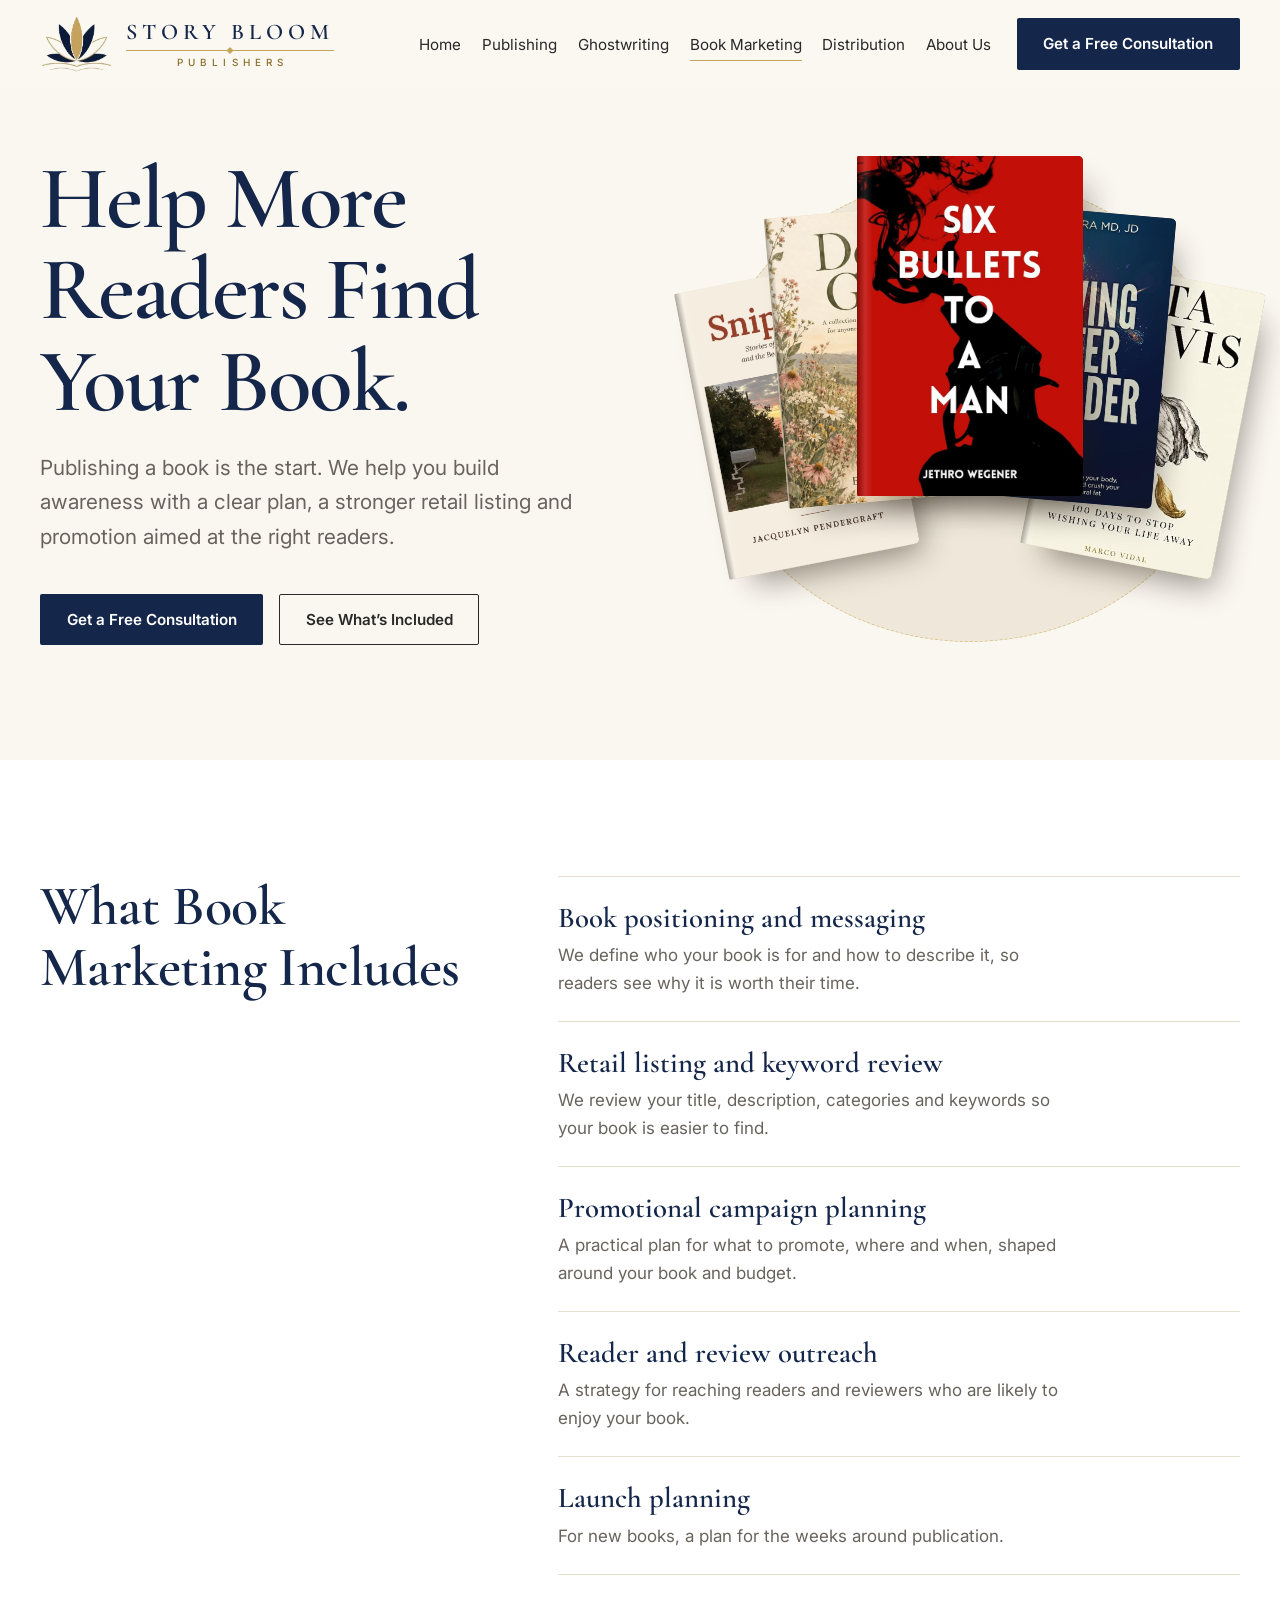
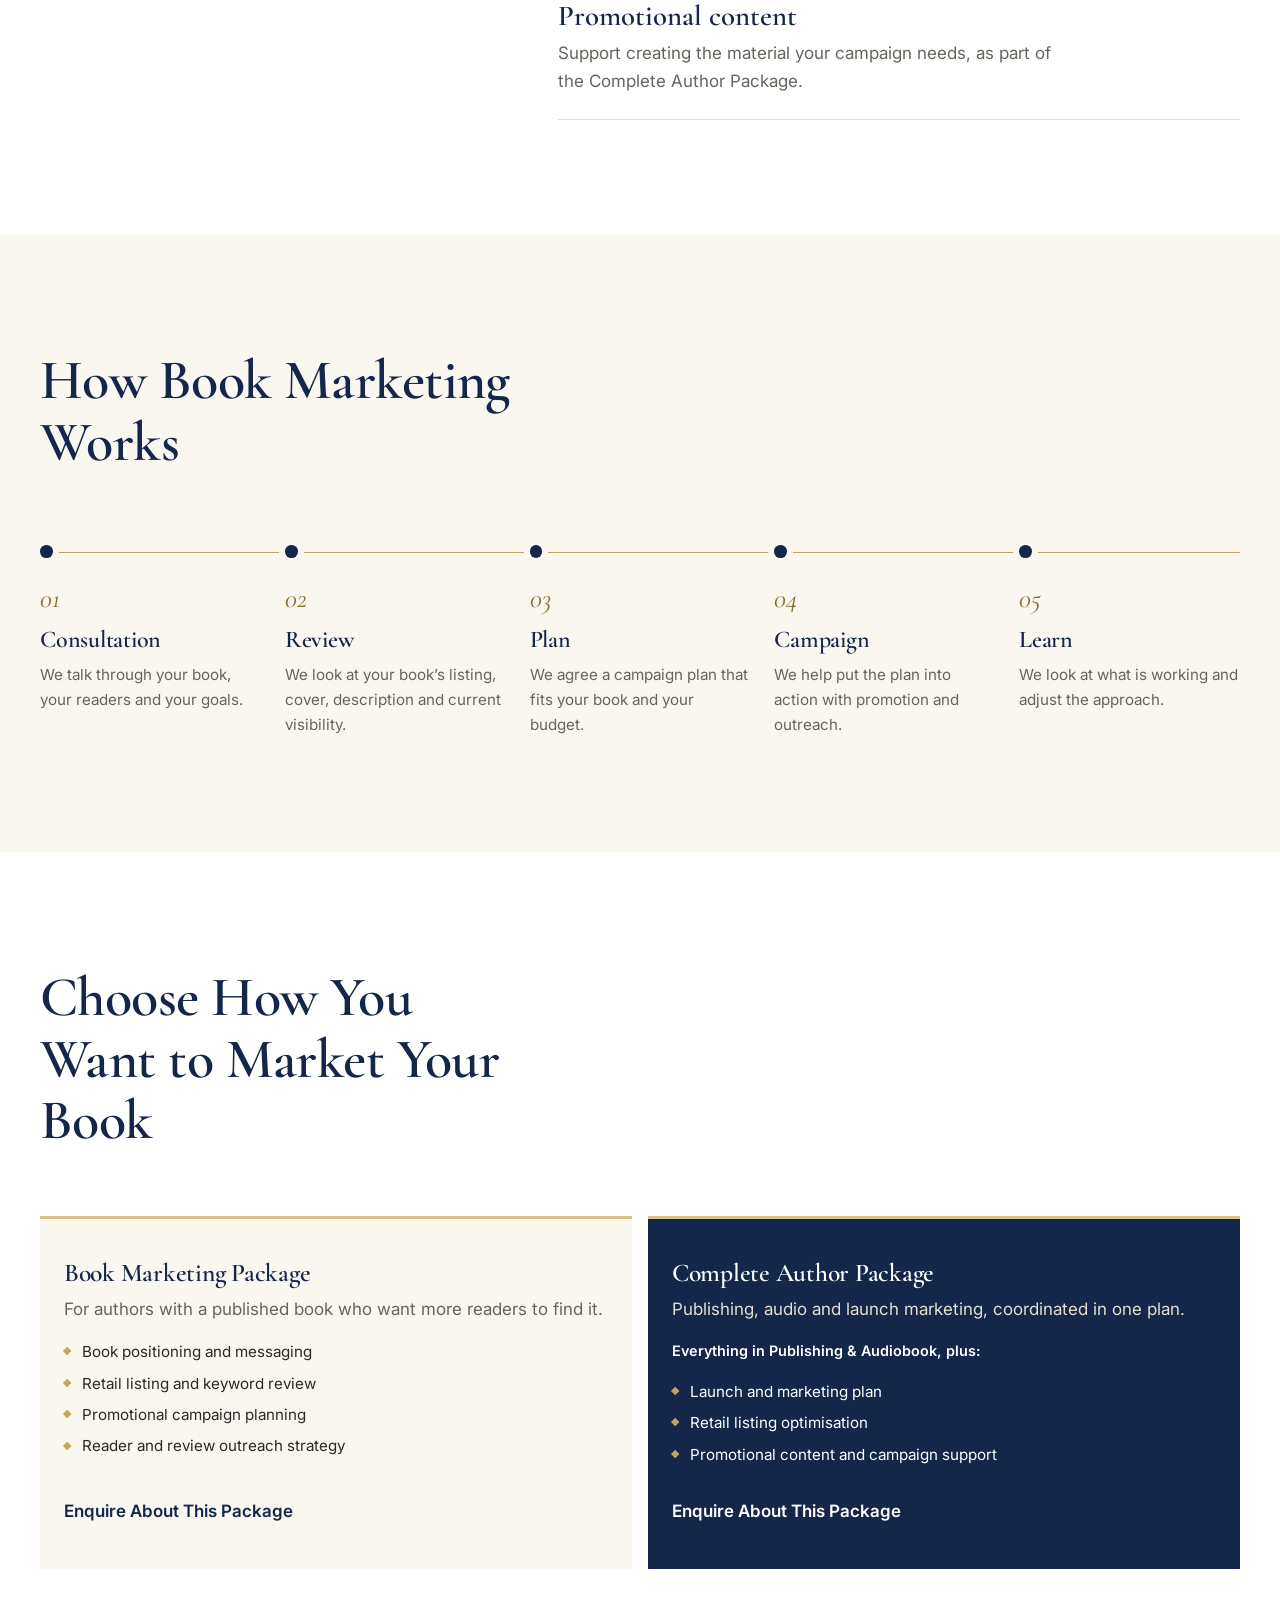
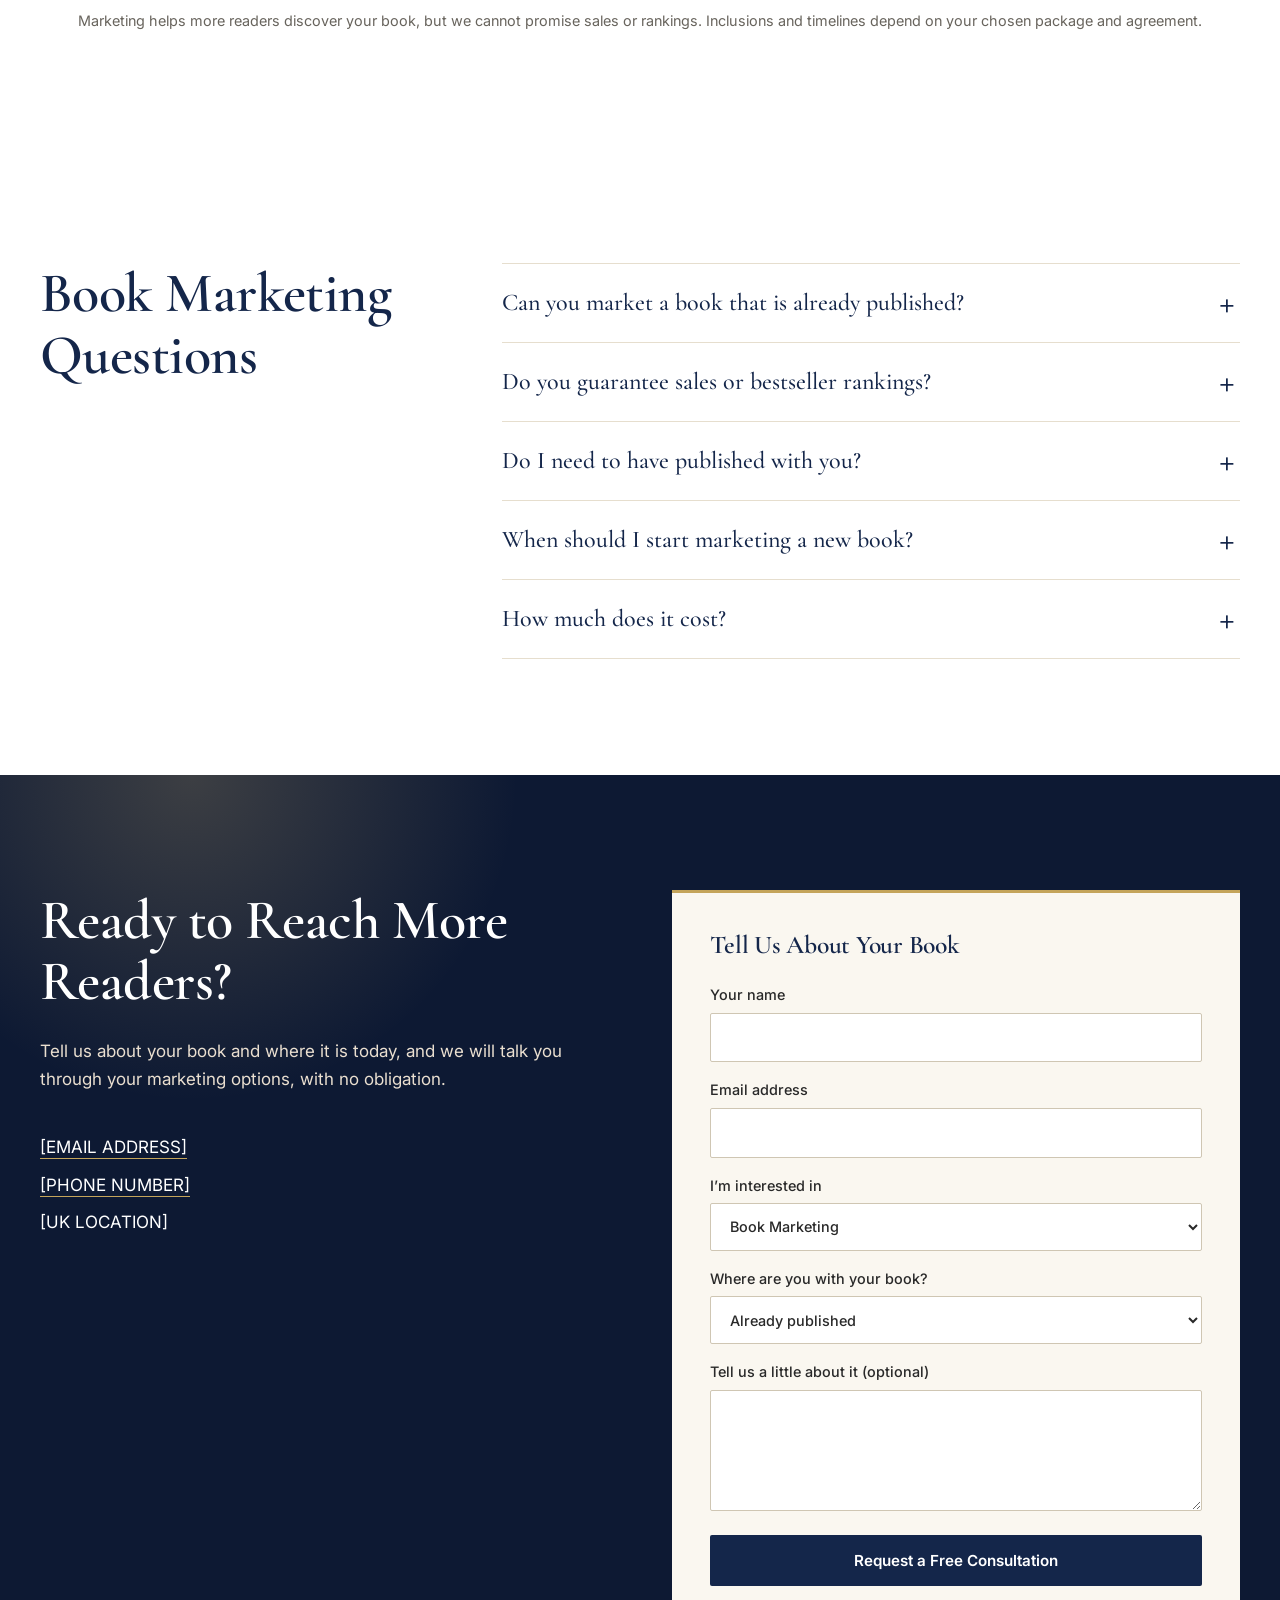
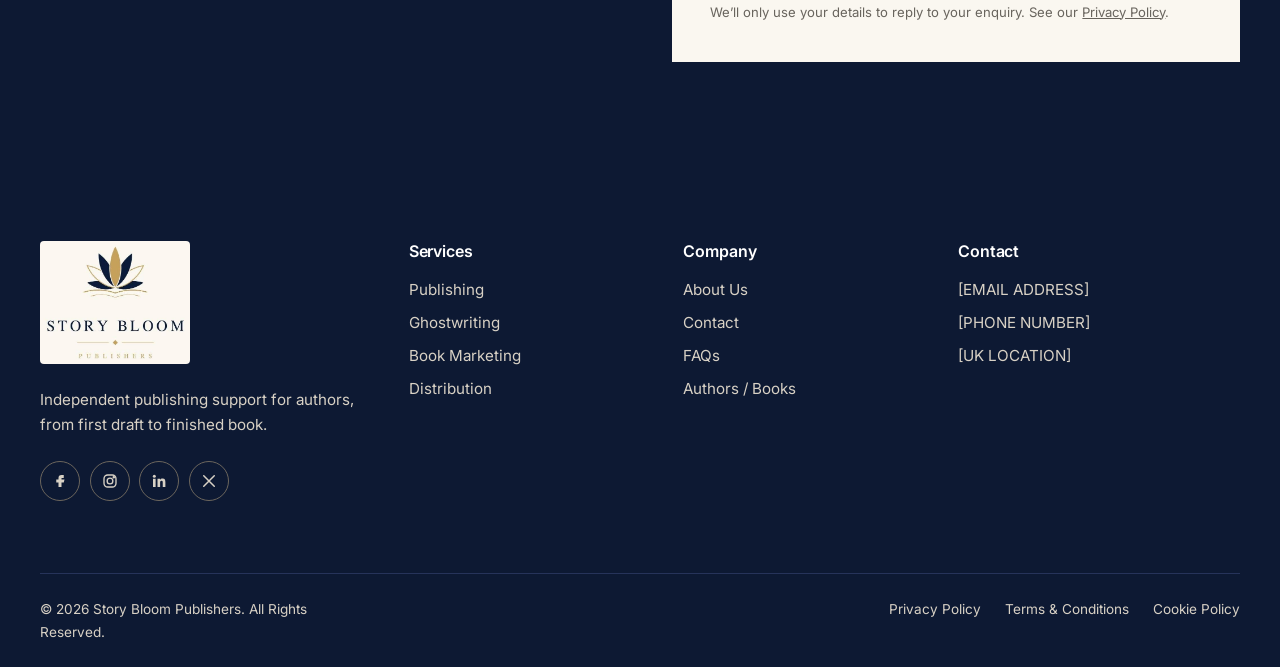
<file: book-marketing.html>
<!doctype html>
<html lang="en-GB">
<head>
  <meta charset="utf-8">
  <meta name="viewport" content="width=device-width, initial-scale=1">
  <title>Book Marketing Services | Story Bloom Publishers</title>
  <meta name="description" content="Book marketing for authors: positioning, retail listing review, promotional campaign planning and reader outreach to help more readers find your book.">
  <meta property="og:title" content="Book Marketing Services | Story Bloom Publishers">
  <meta property="og:description" content="Book marketing for authors: positioning, retail listing review, promotional campaign planning and reader outreach to help more readers find your book.">
  <meta property="og:type" content="website">
  <meta property="og:image" content="https://meesamh17.github.io/Hammad/assets/images/og-image.jpg">
  <meta property="og:url" content="https://meesamh17.github.io/Hammad/book-marketing.html">
  <link rel="canonical" href="https://meesamh17.github.io/Hammad/book-marketing.html">
  <meta name="twitter:card" content="summary_large_image">
  <link rel="stylesheet" href="css/styles.css">
  <link rel="preconnect" href="https://fonts.googleapis.com"><link rel="preconnect" href="https://fonts.gstatic.com" crossorigin>
  <link href="https://fonts.googleapis.com/css2?family=Cormorant+Garamond:ital,wght@0,500;0,600;0,700;1,500;1,600&family=Inter:wght@400;500;600&display=swap" rel="stylesheet">
  <link rel="icon" href="assets/images/logo.jpg">
  <meta name="theme-color" content="#FAF7F0">
<noscript><style>[data-reveal],:is(.service,.steps li,.why-list>div,.sol){opacity:1!important;transform:none!important}</style></noscript>
</head>
<body data-page="Book Marketing">
<div id="site-header"></div>
<main id="main">

<section class="hero"><div class="wrap hero-grid">
  <div class="hero-copy">
    <h1>Help More Readers Find Your Book.</h1>
    <p class="lead">Publishing a book is the start. We help you build awareness with a clear plan, a stronger retail listing and promotion aimed at the right readers.</p>
    <div class="actions"><a class="btn btn-primary" href="#contact">Get a Free Consultation</a><a class="btn btn-ghost" href="#included">See What’s Included</a></div>
  </div>
  <div class="hero-visual" id="hero-visual" data-fan="Snippets|Dear God|Six Bullets to a Man|Growing Better Not Older|Vita Brevis" role="img" aria-label="A selection of books published with our authors"></div>
</div></section>

<section class="section band" id="included" data-reveal><div class="wrap why">
  <h2>What Book Marketing Includes</h2>
  <dl class="why-list"><div><dt>Book positioning and messaging</dt><dd>We define who your book is for and how to describe it, so readers see why it is worth their time.</dd></div><div><dt>Retail listing and keyword review</dt><dd>We review your title, description, categories and keywords so your book is easier to find.</dd></div><div><dt>Promotional campaign planning</dt><dd>A practical plan for what to promote, where and when, shaped around your book and budget.</dd></div><div><dt>Reader and review outreach</dt><dd>A strategy for reaching readers and reviewers who are likely to enjoy your book.</dd></div><div><dt>Launch planning</dt><dd>For new books, a plan for the weeks around publication.</dd></div><div><dt>Promotional content</dt><dd>Support creating the material your campaign needs, as part of the Complete Author Package.</dd></div></dl>
</div></section>

<section class="section" data-reveal><div class="wrap">
  <h2 class="section-title">How Book Marketing Works</h2>
  <ol class="steps"><li><span class="num">01</span><h3>Consultation</h3><p>We talk through your book, your readers and your goals.</p></li><li><span class="num">02</span><h3>Review</h3><p>We look at your book’s listing, cover, description and current visibility.</p></li><li><span class="num">03</span><h3>Plan</h3><p>We agree a campaign plan that fits your book and your budget.</p></li><li><span class="num">04</span><h3>Campaign</h3><p>We help put the plan into action with promotion and outreach.</p></li><li><span class="num">05</span><h3>Learn</h3><p>We look at what is working and adjust the approach.</p></li></ol>
</div></section>

<section class="section band" id="packages" data-reveal><div class="wrap">
  <h2 class="section-title">Choose How You Want to Market Your Book</h2>
  <!-- CONFIRM the inclusions below match your real packages (same as the homepage) -->
  <div class="solutions sol2">
    <article class="sol"><h3>Book Marketing Package</h3><p class="sol-for">For authors with a published book who want more readers to find it.</p><ul class="incl"><li>Book positioning and messaging</li><li>Retail listing and keyword review</li><li>Promotional campaign planning</li><li>Reader and review outreach strategy</li></ul><a href="#contact" class="more" data-service="Marketing Package">Enquire About This Package<span class="sr"> (Book Marketing Package)</span></a></article>
    <article class="sol sol-top"><h3>Complete Author Package</h3><p class="sol-for">Publishing, audio and launch marketing, coordinated in one plan.</p><p class="incl-lead">Everything in Publishing &amp; Audiobook, plus:</p><ul class="incl"><li>Launch and marketing plan</li><li>Retail listing optimisation</li><li>Promotional content and campaign support</li></ul><a href="#contact" class="more" data-service="Complete Author Package">Enquire About This Package<span class="sr"> (Complete Author Package)</span></a></article>
  </div>
  <p class="incl-note center">Marketing helps more readers discover your book, but we cannot promise sales or rankings. Inclusions and timelines depend on your chosen package and agreement.</p>
</div></section>

<section class="section band" id="faq" data-reveal><div class="wrap faq">
  <h2>Book Marketing Questions</h2>
  <div class="faq-list"><div class="faq-item"><h3><button class="faq-q" aria-expanded="false" aria-controls="a1" id="q1">Can you market a book that is already published?</button></h3><div class="faq-a" id="a1" role="region" aria-labelledby="q1"><p>Yes. Many authors come to us after publication, and we can review where your book is today and plan from there.</p></div></div><div class="faq-item"><h3><button class="faq-q" aria-expanded="false" aria-controls="a2" id="q2">Do you guarantee sales or bestseller rankings?</button></h3><div class="faq-a" id="a2" role="region" aria-labelledby="q2"><p>No. Nobody can honestly promise that. We focus on making your book easier to find and putting it in front of the right readers.</p></div></div><div class="faq-item"><h3><button class="faq-q" aria-expanded="false" aria-controls="a3" id="q3">Do I need to have published with you?</button></h3><div class="faq-a" id="a3" role="region" aria-labelledby="q3"><p>No. We work with books published through other routes too.</p></div></div><div class="faq-item"><h3><button class="faq-q" aria-expanded="false" aria-controls="a4" id="q4">When should I start marketing a new book?</button></h3><div class="faq-a" id="a4" role="region" aria-labelledby="q4"><p>Ideally before publication, so there is time to plan a launch. It is never too late to improve a book that is already on sale.</p></div></div><div class="faq-item"><h3><button class="faq-q" aria-expanded="false" aria-controls="a5" id="q5">How much does it cost?</button></h3><div class="faq-a" id="a5" role="region" aria-labelledby="q5"><p>Marketing is quoted after a free consultation, so you know what is included before you decide.</p></div></div></div>
</div></section>

<section class="cta" id="contact" data-reveal><div class="wrap cta-grid">
  <div class="cta-copy">
    <h2>Ready to Reach More Readers?</h2>
    <p>Tell us about your book and where it is today, and we will talk you through your marketing options, with no obligation.</p>
    <ul class="cta-contact">
      <li><a id="c-email" href="#"><span data-site="email"></span></a></li>
      <li><a id="c-phone" href="#"><span data-site="phone"></span></a></li>
      <li><span data-site="location"></span></li>
    </ul>
  </div>
  <form class="enquiry" id="enquiry" novalidate>
    <h3>Tell Us About Your Book</h3>
    <label>Your name<input name="name" autocomplete="name" required></label>
    <label>Email address<input type="email" name="email" autocomplete="email" required></label>
    <label>I’m interested in<select name="service" id="f-service"><option>Book Publishing</option><option>Ghostwriting</option><option selected>Book Marketing</option><option>Book Distribution</option><option>Audiobook Production</option><option>Editing &amp; Proofreading</option><option>Cover Design &amp; Formatting</option><option>Publishing Package</option><option>Publishing &amp; Audiobook Package</option><option>Complete Author Package</option><option>Marketing Package</option><option>Not sure yet</option></select></label>
    <label>Where are you with your book?<select name="stage"><option>Just an idea</option><option>Writing it now</option><option>Manuscript finished</option><option selected>Already published</option></select></label>
    <label>Tell us a little about it (optional)<textarea name="message" rows="4"></textarea></label>
    <input type="text" name="_gotcha" class="hp" tabindex="-1" autocomplete="off" aria-hidden="true">
    <button class="btn btn-primary" type="submit">Request a Free Consultation</button>
    <p class="form-note" id="form-note" role="status"></p>
    <p class="fine">We’ll only use your details to reply to your enquiry. See our <a href="privacy.html">Privacy Policy</a>.</p>
  </form>
</div></section>

</main>
<div id="site-footer"></div>
<script src="js/site-data.js"></script>
<script src="js/books.js"></script>
<script src="js/layout.js"></script>
<script src="js/common.js"></script>
</body>
</html>
</file>
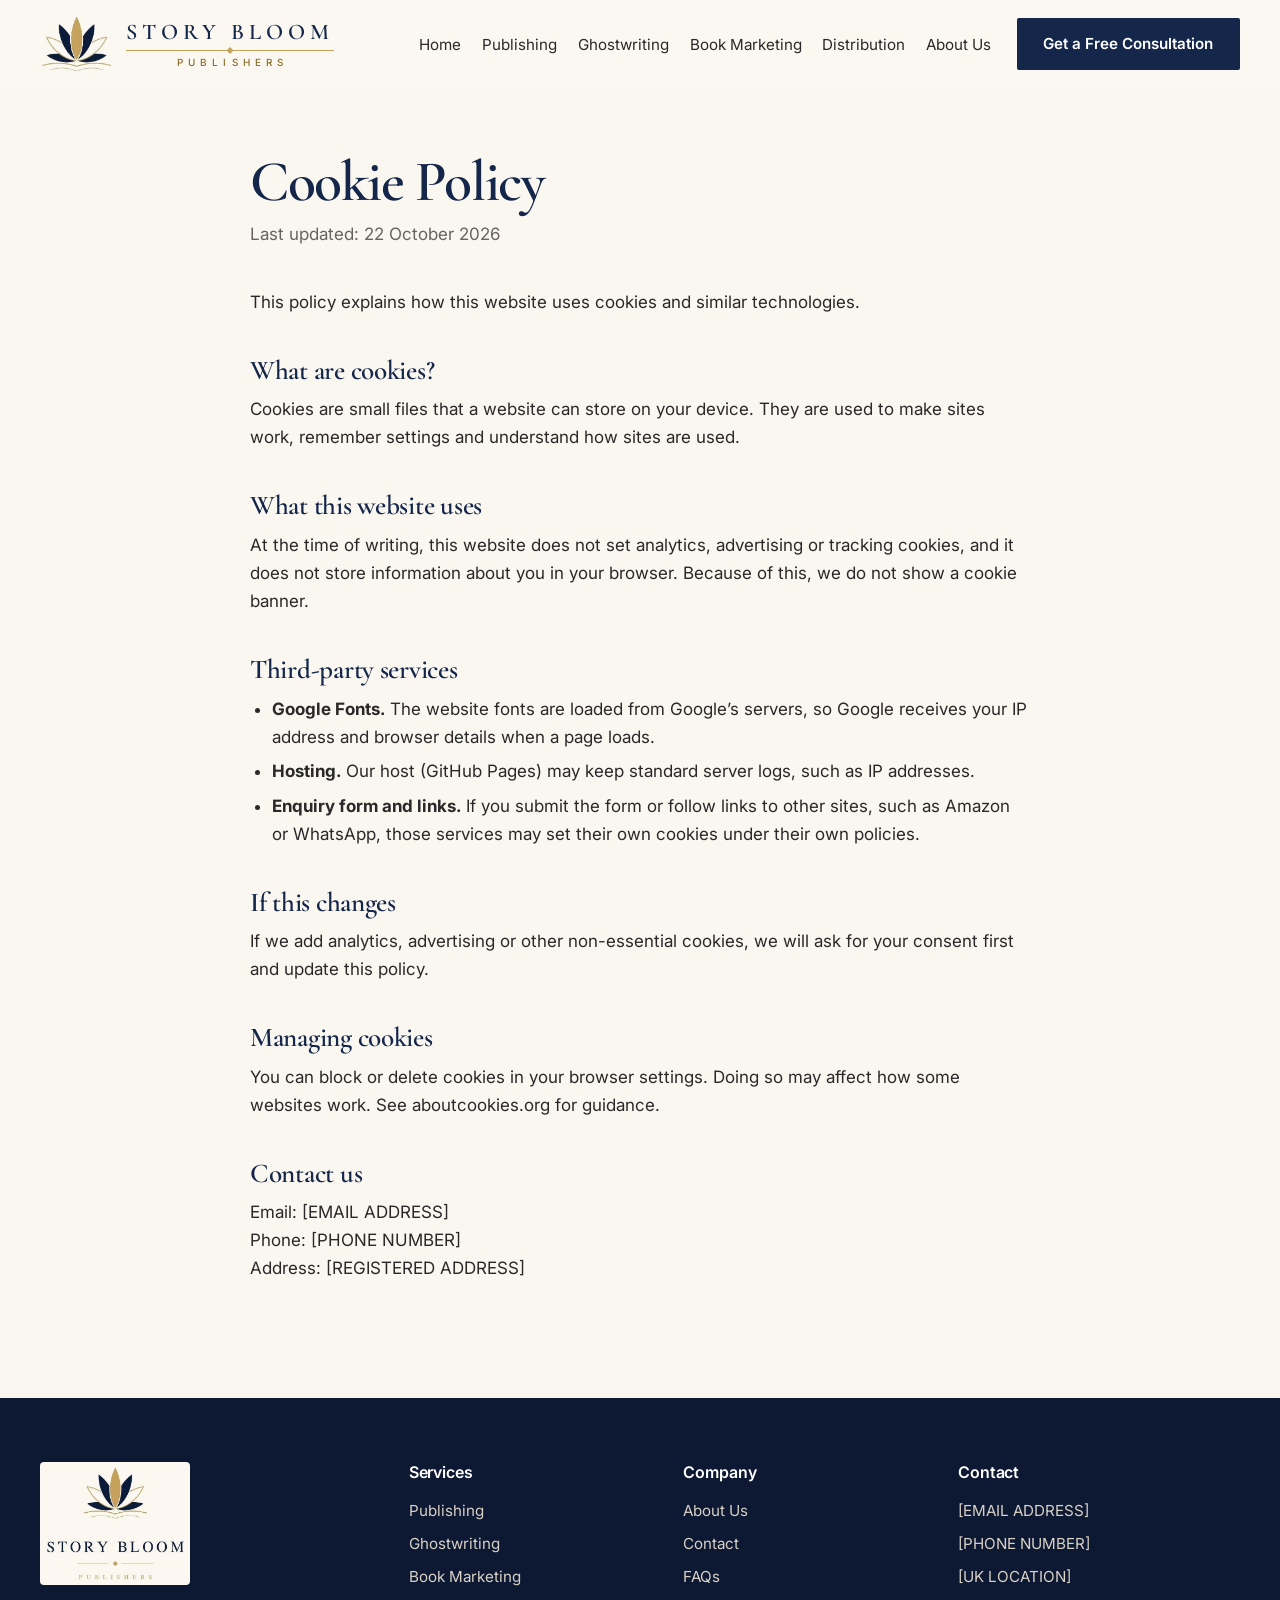
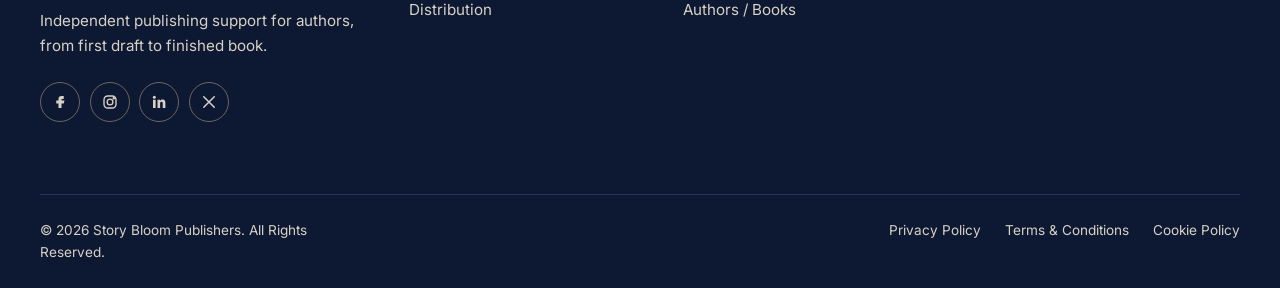
<file: cookies.html>
<!doctype html>
<html lang="en-GB">
<head>
  <meta charset="utf-8">
  <meta name="viewport" content="width=device-width, initial-scale=1">
  <title>Cookie Policy | Story Bloom Publishers</title>
  <meta name="description" content="How the Story Bloom Publishers website uses cookies.">
  <meta name="robots" content="index,follow">
  <link rel="stylesheet" href="css/styles.css">
  <link rel="preconnect" href="https://fonts.googleapis.com"><link rel="preconnect" href="https://fonts.gstatic.com" crossorigin>
  <link href="https://fonts.googleapis.com/css2?family=Cormorant+Garamond:ital,wght@0,500;0,600;0,700;1,500;1,600&family=Inter:wght@400;500;600&display=swap" rel="stylesheet">
  <link rel="icon" href="assets/images/logo.jpg">
</head>
<body>
<div id="site-header"></div>
<main id="main" class="wrap legal">
<!-- DRAFT: written as a starting point for a small UK publishing business. Have a solicitor review before relying on it. Fill the [BRACKETS]. -->
<h1>Cookie Policy</h1>
<p class="meta">Last updated: 22 October 2026</p>
<p>This policy explains how this website uses cookies and similar technologies.</p>
<h2>What are cookies?</h2>
<p>Cookies are small files that a website can store on your device. They are used to make sites work, remember settings and understand how sites are used.</p>
<h2>What this website uses</h2>
<p>At the time of writing, this website does not set analytics, advertising or tracking cookies, and it does not store information about you in your browser. Because of this, we do not show a cookie banner.</p>
<h2>Third-party services</h2>
<ul><li><strong>Google Fonts.</strong> The website fonts are loaded from Google’s servers, so Google receives your IP address and browser details when a page loads.</li>
<li><strong>Hosting.</strong> Our host (GitHub Pages) may keep standard server logs, such as IP addresses.</li>
<li><strong>Enquiry form and links.</strong> If you submit the form or follow links to other sites, such as Amazon or WhatsApp, those services may set their own cookies under their own policies.</li></ul>
<h2>If this changes</h2>
<p>If we add analytics, advertising or other non-essential cookies, we will ask for your consent first and update this policy.</p>
<h2>Managing cookies</h2>
<p>You can block or delete cookies in your browser settings. Doing so may affect how some websites work. See aboutcookies.org for guidance.</p>
<h2>Contact us</h2>
<p>Email: <span data-site="email"></span><br>Phone: <span data-site="phone"></span><br>Address: [REGISTERED ADDRESS]</p>
</main>
<div id="site-footer"></div>
<script src="js/site-data.js"></script>
<script src="js/layout.js"></script>
<script src="js/legal.js"></script>
</body>
</html>
</file>
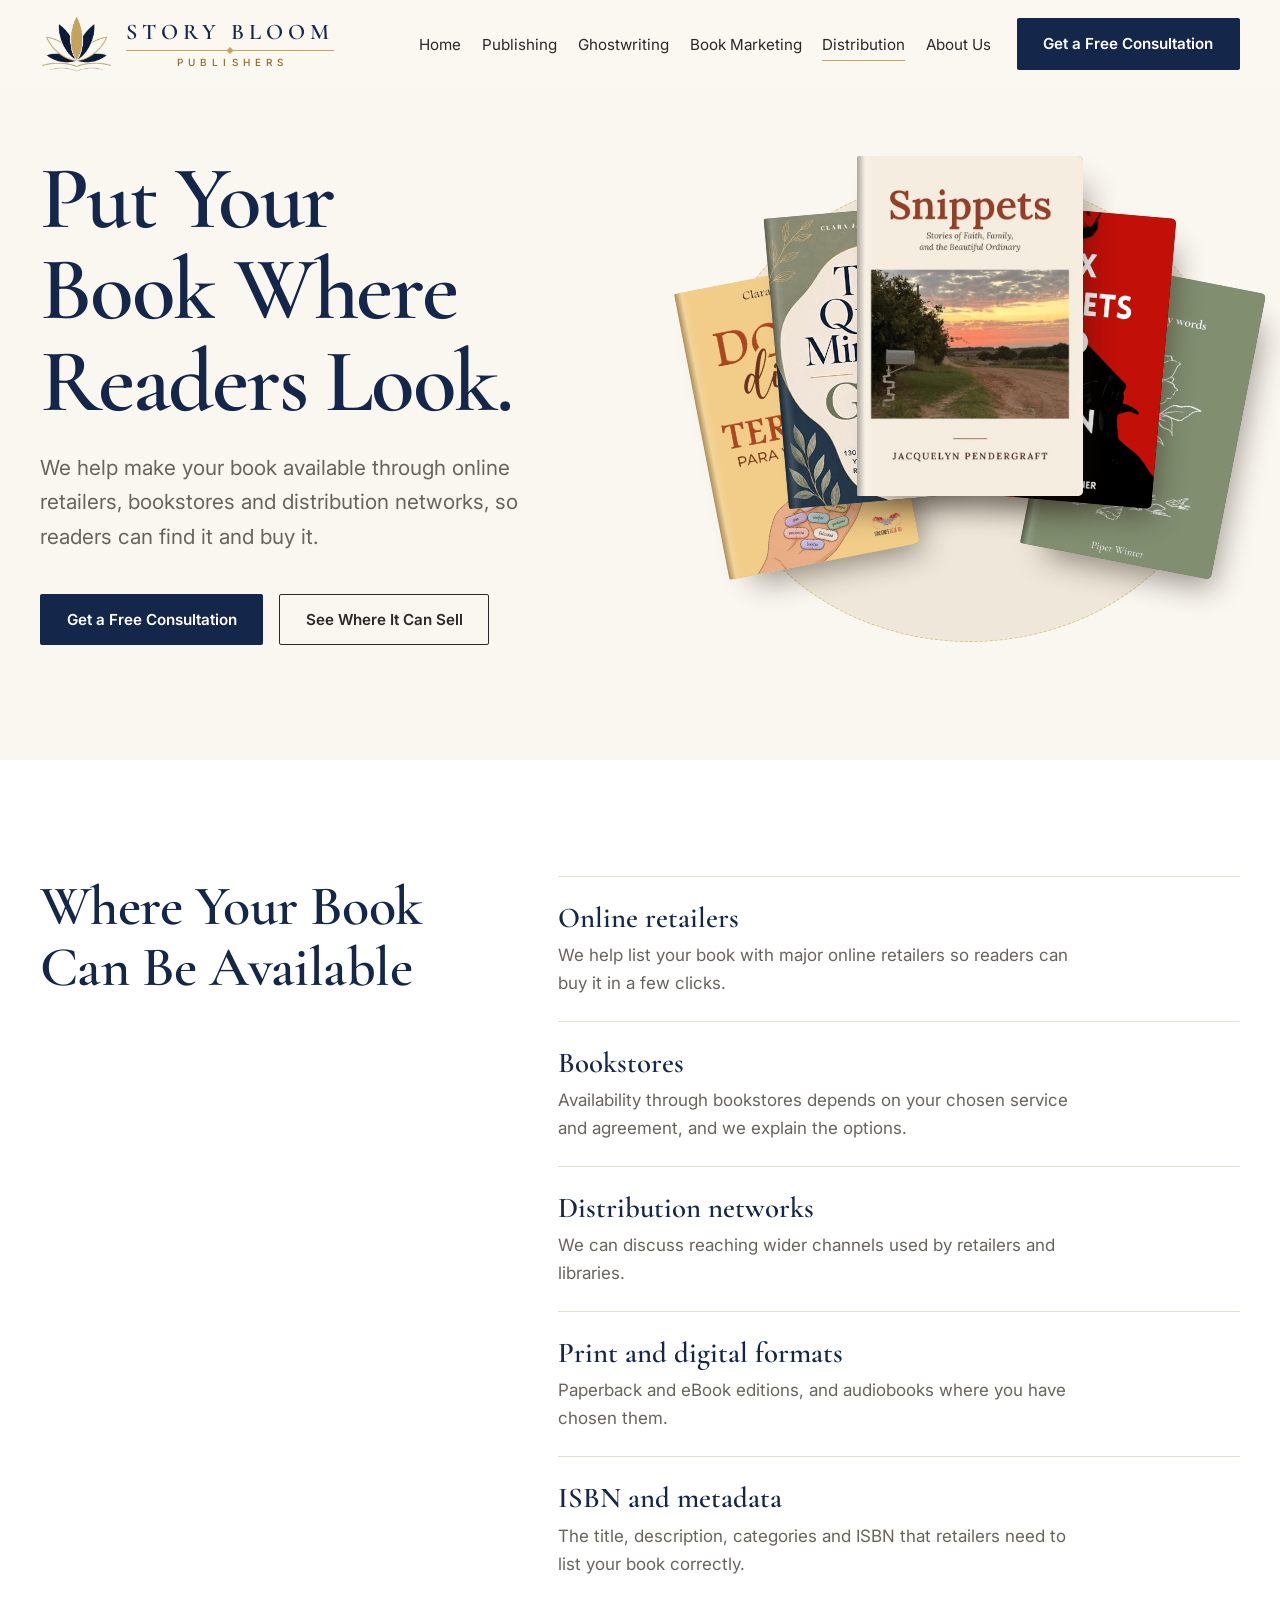
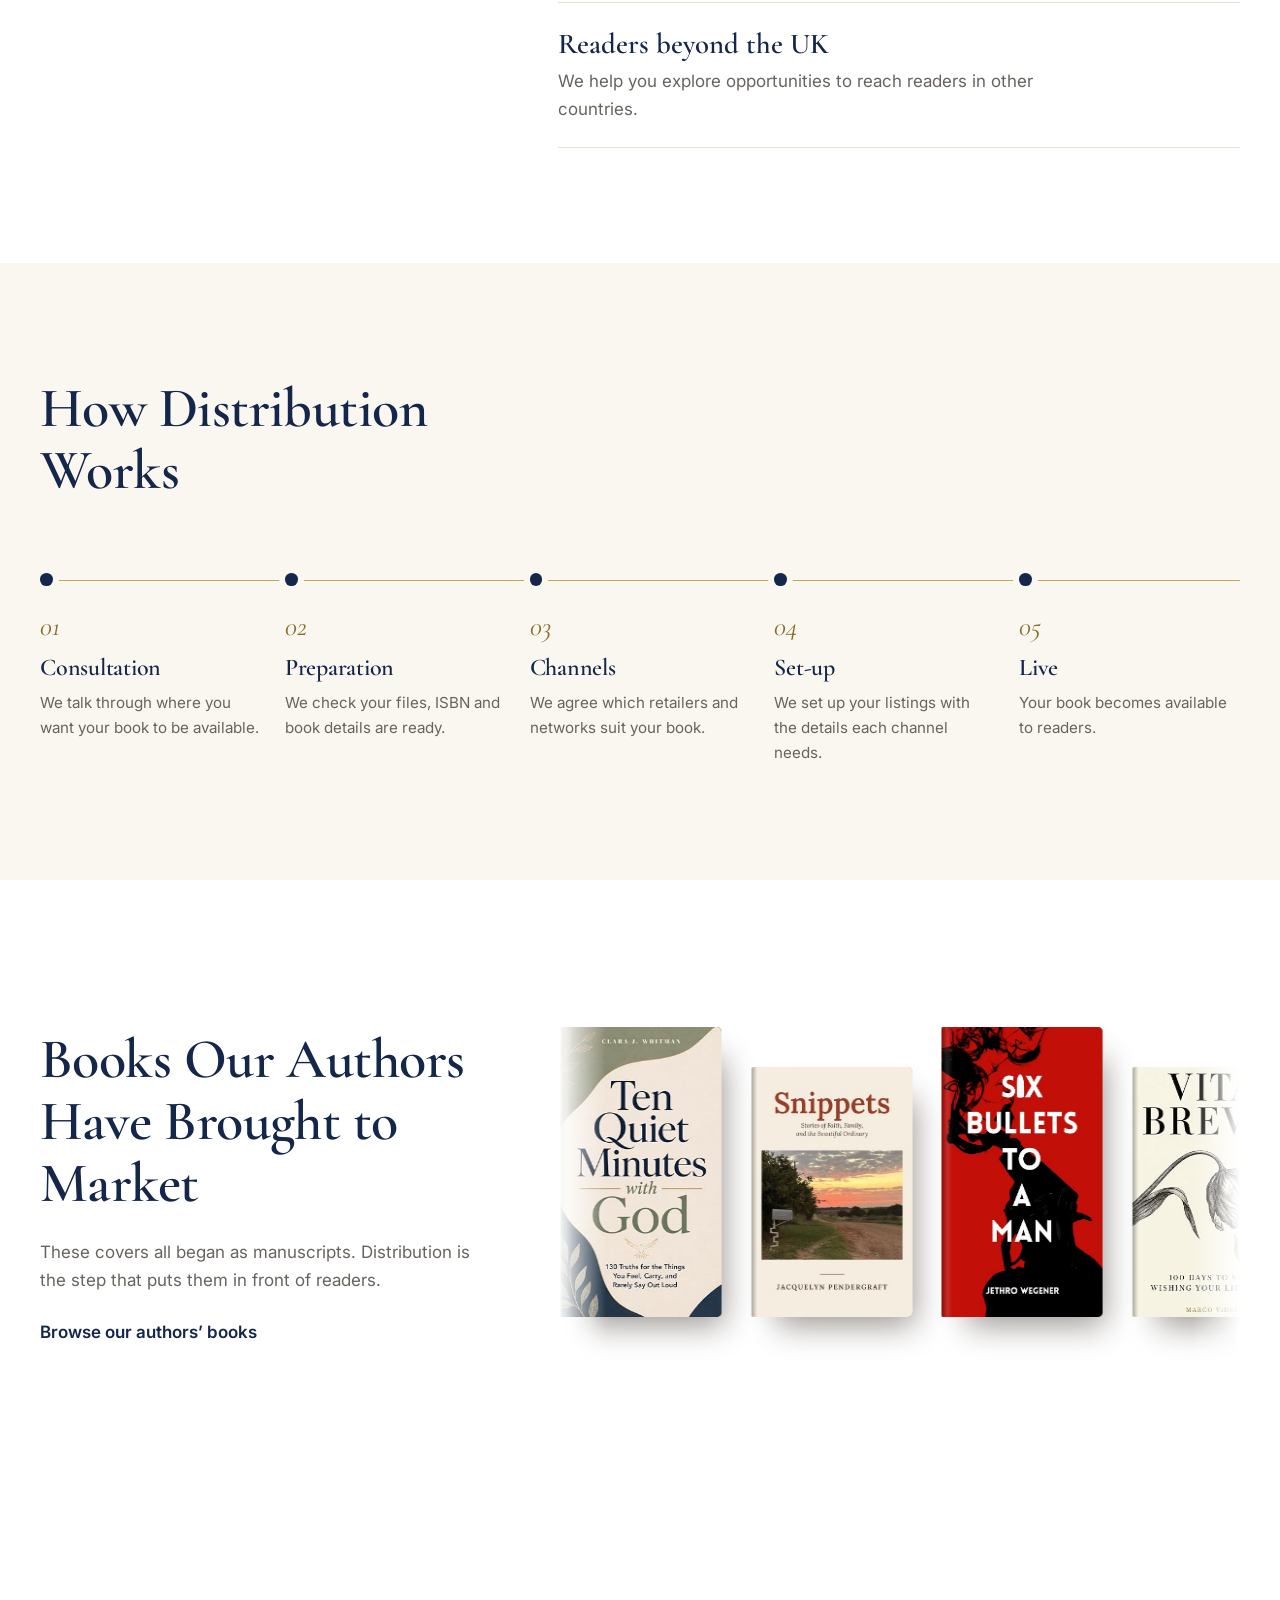
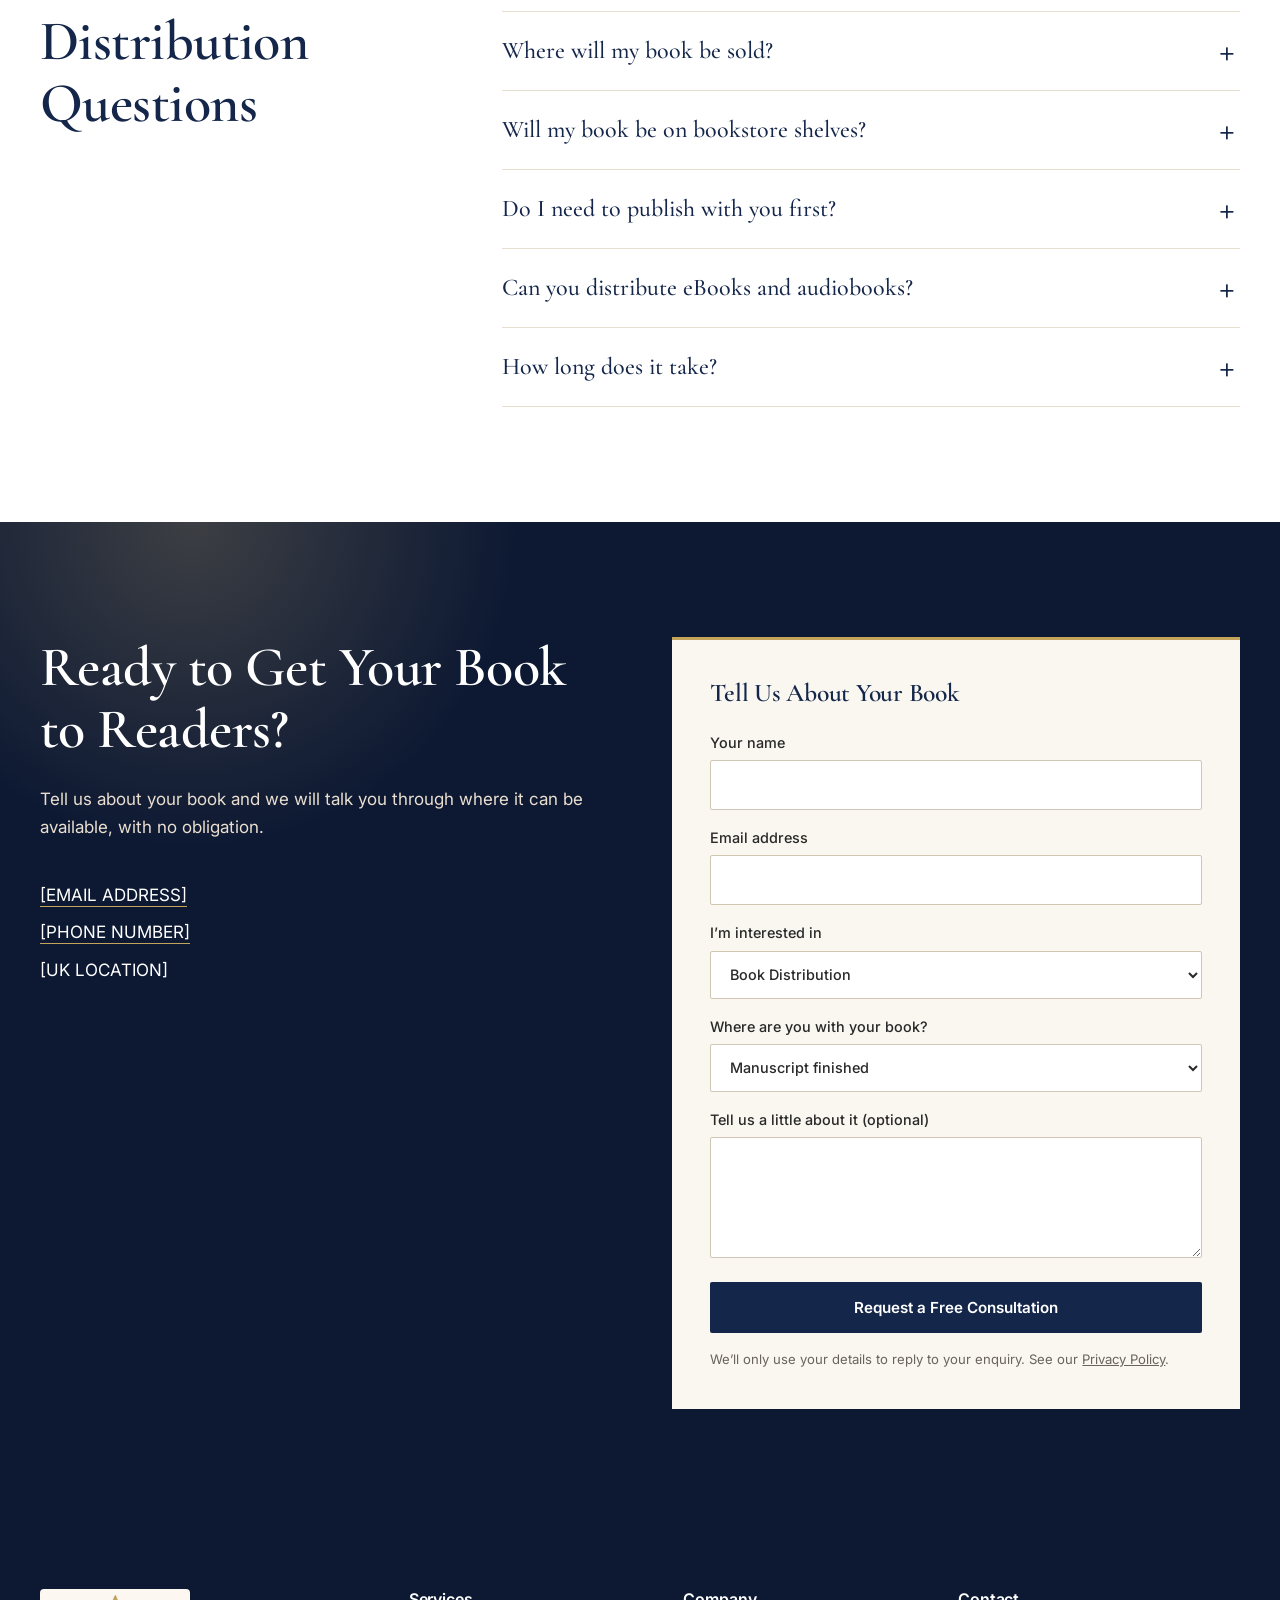
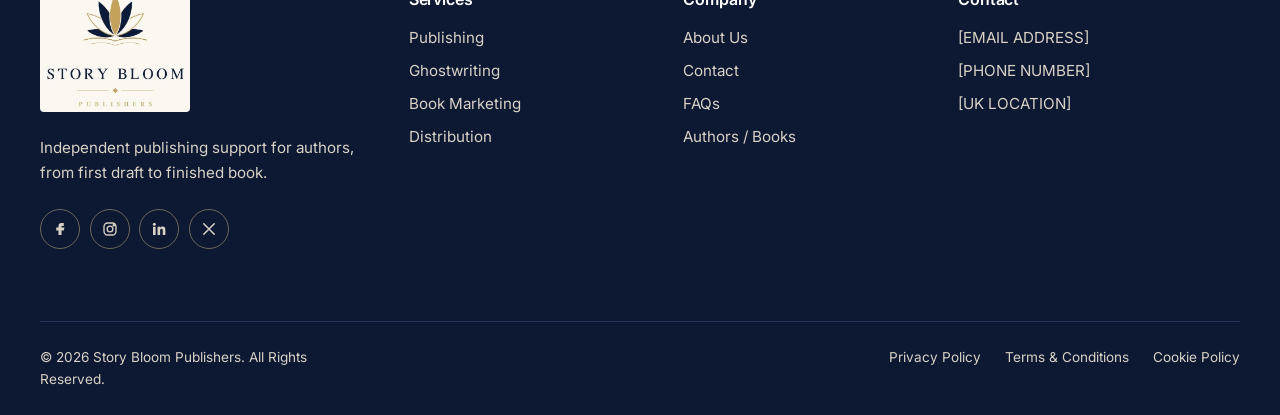
<file: distribution.html>
<!doctype html>
<html lang="en-GB">
<head>
  <meta charset="utf-8">
  <meta name="viewport" content="width=device-width, initial-scale=1">
  <title>Book Distribution Services | Story Bloom Publishers</title>
  <meta name="description" content="Book distribution for authors: help making your book available through online retailers, bookstores and distribution networks in print and digital formats.">
  <meta property="og:title" content="Book Distribution Services | Story Bloom Publishers">
  <meta property="og:description" content="Book distribution for authors: help making your book available through online retailers, bookstores and distribution networks in print and digital formats.">
  <meta property="og:type" content="website">
  <meta property="og:image" content="https://meesamh17.github.io/Hammad/assets/images/og-image.jpg">
  <meta property="og:url" content="https://meesamh17.github.io/Hammad/distribution.html">
  <link rel="canonical" href="https://meesamh17.github.io/Hammad/distribution.html">
  <meta name="twitter:card" content="summary_large_image">
  <link rel="stylesheet" href="css/styles.css">
  <link rel="preconnect" href="https://fonts.googleapis.com"><link rel="preconnect" href="https://fonts.gstatic.com" crossorigin>
  <link href="https://fonts.googleapis.com/css2?family=Cormorant+Garamond:ital,wght@0,500;0,600;0,700;1,500;1,600&family=Inter:wght@400;500;600&display=swap" rel="stylesheet">
  <link rel="icon" href="assets/images/logo.jpg">
  <meta name="theme-color" content="#FAF7F0">
<noscript><style>[data-reveal],:is(.service,.steps li,.why-list>div,.sol){opacity:1!important;transform:none!important}</style></noscript>
</head>
<body data-page="Distribution">
<div id="site-header"></div>
<main id="main">

<section class="hero"><div class="wrap hero-grid">
  <div class="hero-copy">
    <h1>Put Your Book Where Readers Look.</h1>
    <p class="lead">We help make your book available through online retailers, bookstores and distribution networks, so readers can find it and buy it.</p>
    <div class="actions"><a class="btn btn-primary" href="#contact">Get a Free Consultation</a><a class="btn btn-ghost" href="#included">See Where It Can Sell</a></div>
  </div>
  <div class="hero-visual" id="hero-visual" data-fan="Dosis diaria de terapia|Ten Quiet Minutes with God|Snippets|Six Bullets to a Man|pretty ugly words" role="img" aria-label="A selection of books published with our authors"></div>
</div></section>

<section class="section band" id="included" data-reveal><div class="wrap why">
  <h2>Where Your Book Can Be Available</h2>
  <dl class="why-list"><div><dt>Online retailers</dt><dd>We help list your book with major online retailers so readers can buy it in a few clicks.</dd></div><div><dt>Bookstores</dt><dd>Availability through bookstores depends on your chosen service and agreement, and we explain the options.</dd></div><div><dt>Distribution networks</dt><dd>We can discuss reaching wider channels used by retailers and libraries.</dd></div><div><dt>Print and digital formats</dt><dd>Paperback and eBook editions, and audiobooks where you have chosen them.</dd></div><div><dt>ISBN and metadata</dt><dd>The title, description, categories and ISBN that retailers need to list your book correctly.</dd></div><div><dt>Readers beyond the UK</dt><dd>We help you explore opportunities to reach readers in other countries.</dd></div></dl>
</div></section>

<section class="section" data-reveal><div class="wrap">
  <h2 class="section-title">How Distribution Works</h2>
  <ol class="steps"><li><span class="num">01</span><h3>Consultation</h3><p>We talk through where you want your book to be available.</p></li><li><span class="num">02</span><h3>Preparation</h3><p>We check your files, ISBN and book details are ready.</p></li><li><span class="num">03</span><h3>Channels</h3><p>We agree which retailers and networks suit your book.</p></li><li><span class="num">04</span><h3>Set-up</h3><p>We set up your listings with the details each channel needs.</p></li><li><span class="num">05</span><h3>Live</h3><p>Your book becomes available to readers.</p></li></ol>
</div></section>

<section class="section band" data-reveal><div class="wrap feature">
  <div><h2>Books Our Authors Have Brought to Market</h2>
    <p>These covers all began as manuscripts. Distribution is the step that puts them in front of readers.</p>
    <p><a class="more" href="index.html#books">Browse our authors’ books</a></p></div>
  <div class="shelf" id="feature-books"></div>
</div></section>

<section class="section band" id="faq" data-reveal><div class="wrap faq">
  <h2>Distribution Questions</h2>
  <div class="faq-list"><div class="faq-item"><h3><button class="faq-q" aria-expanded="false" aria-controls="a1" id="q1">Where will my book be sold?</button></h3><div class="faq-a" id="a1" role="region" aria-labelledby="q1"><p>We help list your book with online retailers and can discuss bookstores and distribution networks, depending on your service and agreement.</p></div></div><div class="faq-item"><h3><button class="faq-q" aria-expanded="false" aria-controls="a2" id="q2">Will my book be on bookstore shelves?</button></h3><div class="faq-a" id="a2" role="region" aria-labelledby="q2"><p>We can help make your book available for bookstores to order, but we cannot promise that any store will stock it.</p></div></div><div class="faq-item"><h3><button class="faq-q" aria-expanded="false" aria-controls="a3" id="q3">Do I need to publish with you first?</button></h3><div class="faq-a" id="a3" role="region" aria-labelledby="q3"><p>Distribution is part of our publishing packages. If your book is already published, ask us during your consultation what is possible.</p></div></div><div class="faq-item"><h3><button class="faq-q" aria-expanded="false" aria-controls="a4" id="q4">Can you distribute eBooks and audiobooks?</button></h3><div class="faq-a" id="a4" role="region" aria-labelledby="q4"><p>Yes, depending on the formats you have chosen. Available options depend on your book and service.</p></div></div><div class="faq-item"><h3><button class="faq-q" aria-expanded="false" aria-controls="a5" id="q5">How long does it take?</button></h3><div class="faq-a" id="a5" role="region" aria-labelledby="q5"><p>It depends on your files and the channels you choose. We outline an expected schedule at the start.</p></div></div></div>
</div></section>

<section class="cta" id="contact" data-reveal><div class="wrap cta-grid">
  <div class="cta-copy">
    <h2>Ready to Get Your Book to Readers?</h2>
    <p>Tell us about your book and we will talk you through where it can be available, with no obligation.</p>
    <ul class="cta-contact">
      <li><a id="c-email" href="#"><span data-site="email"></span></a></li>
      <li><a id="c-phone" href="#"><span data-site="phone"></span></a></li>
      <li><span data-site="location"></span></li>
    </ul>
  </div>
  <form class="enquiry" id="enquiry" novalidate>
    <h3>Tell Us About Your Book</h3>
    <label>Your name<input name="name" autocomplete="name" required></label>
    <label>Email address<input type="email" name="email" autocomplete="email" required></label>
    <label>I’m interested in<select name="service" id="f-service"><option>Book Publishing</option><option>Ghostwriting</option><option>Book Marketing</option><option selected>Book Distribution</option><option>Audiobook Production</option><option>Editing &amp; Proofreading</option><option>Cover Design &amp; Formatting</option><option>Publishing Package</option><option>Publishing &amp; Audiobook Package</option><option>Complete Author Package</option><option>Marketing Package</option><option>Not sure yet</option></select></label>
    <label>Where are you with your book?<select name="stage"><option>Just an idea</option><option>Writing it now</option><option selected>Manuscript finished</option><option>Already published</option></select></label>
    <label>Tell us a little about it (optional)<textarea name="message" rows="4"></textarea></label>
    <input type="text" name="_gotcha" class="hp" tabindex="-1" autocomplete="off" aria-hidden="true">
    <button class="btn btn-primary" type="submit">Request a Free Consultation</button>
    <p class="form-note" id="form-note" role="status"></p>
    <p class="fine">We’ll only use your details to reply to your enquiry. See our <a href="privacy.html">Privacy Policy</a>.</p>
  </form>
</div></section>

</main>
<div id="site-footer"></div>
<script src="js/site-data.js"></script>
<script src="js/books.js"></script>
<script src="js/layout.js"></script>
<script src="js/common.js"></script>
</body>
</html>
</file>
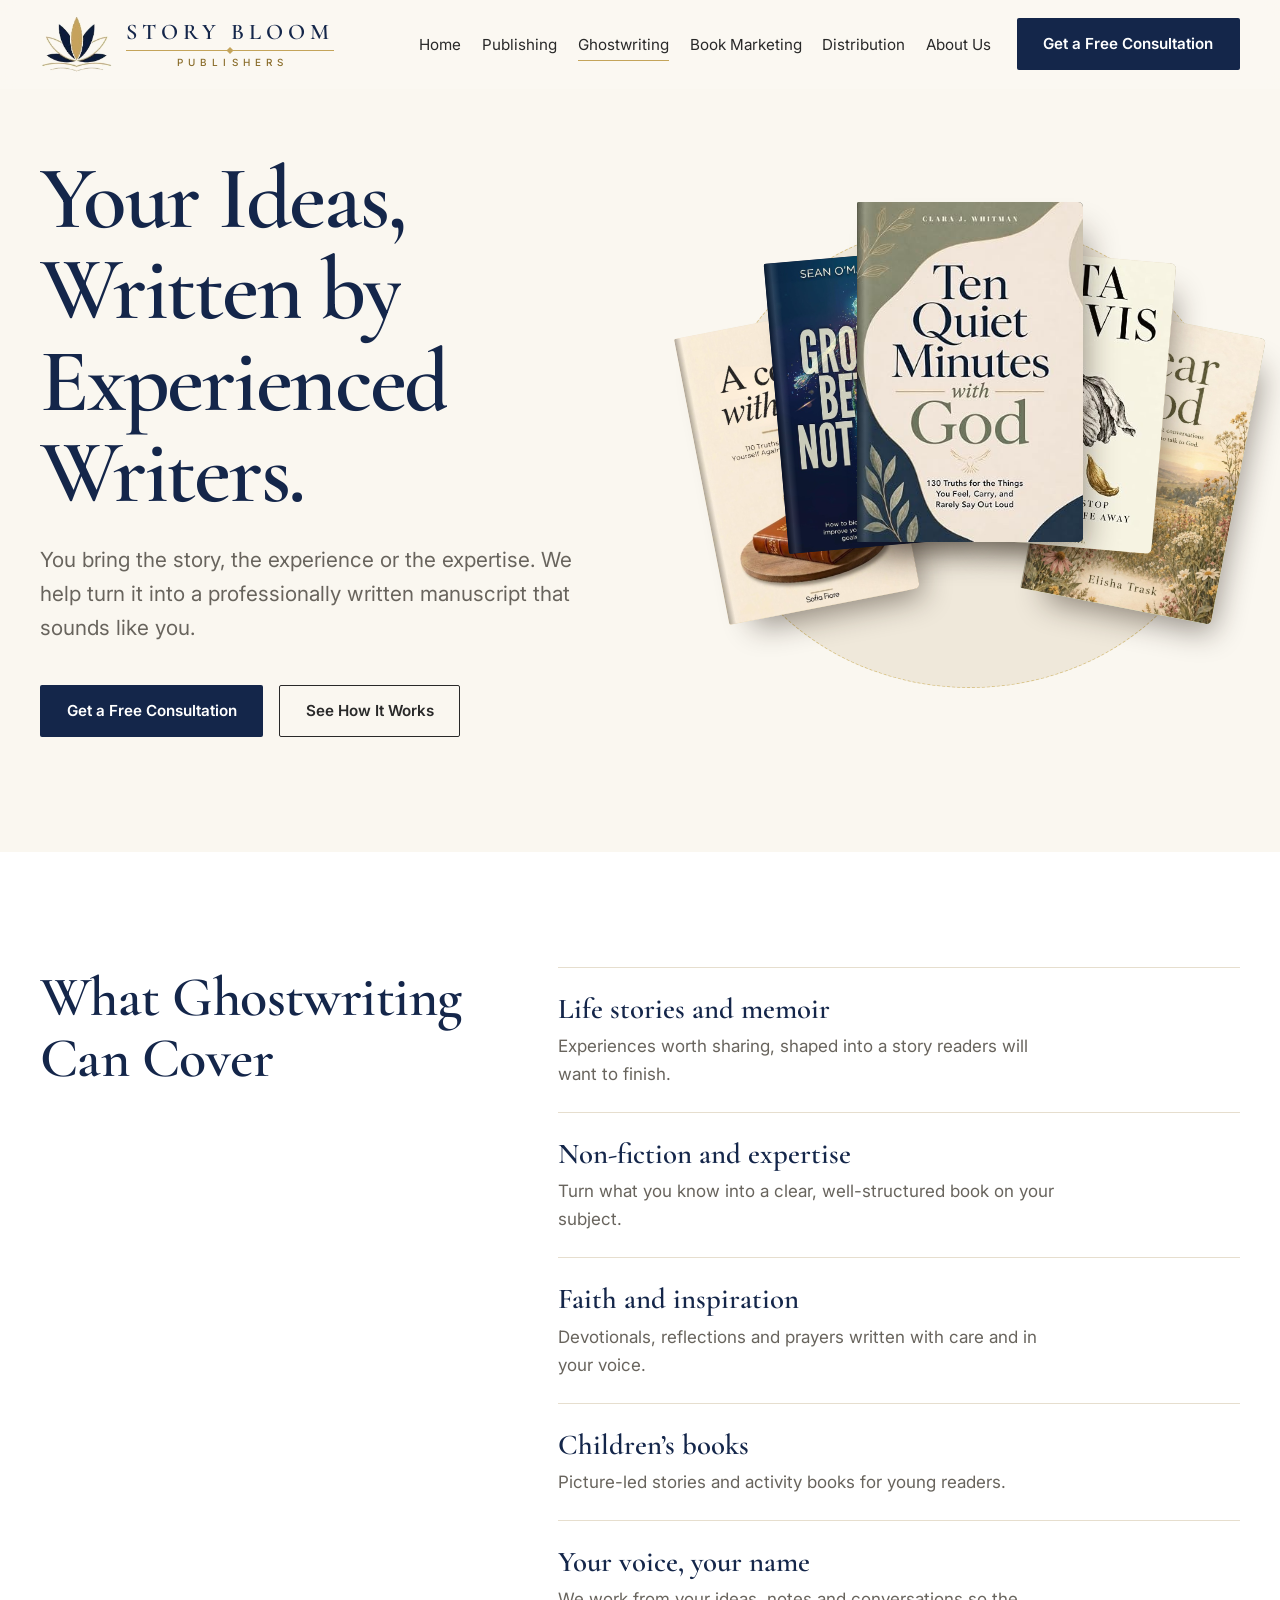
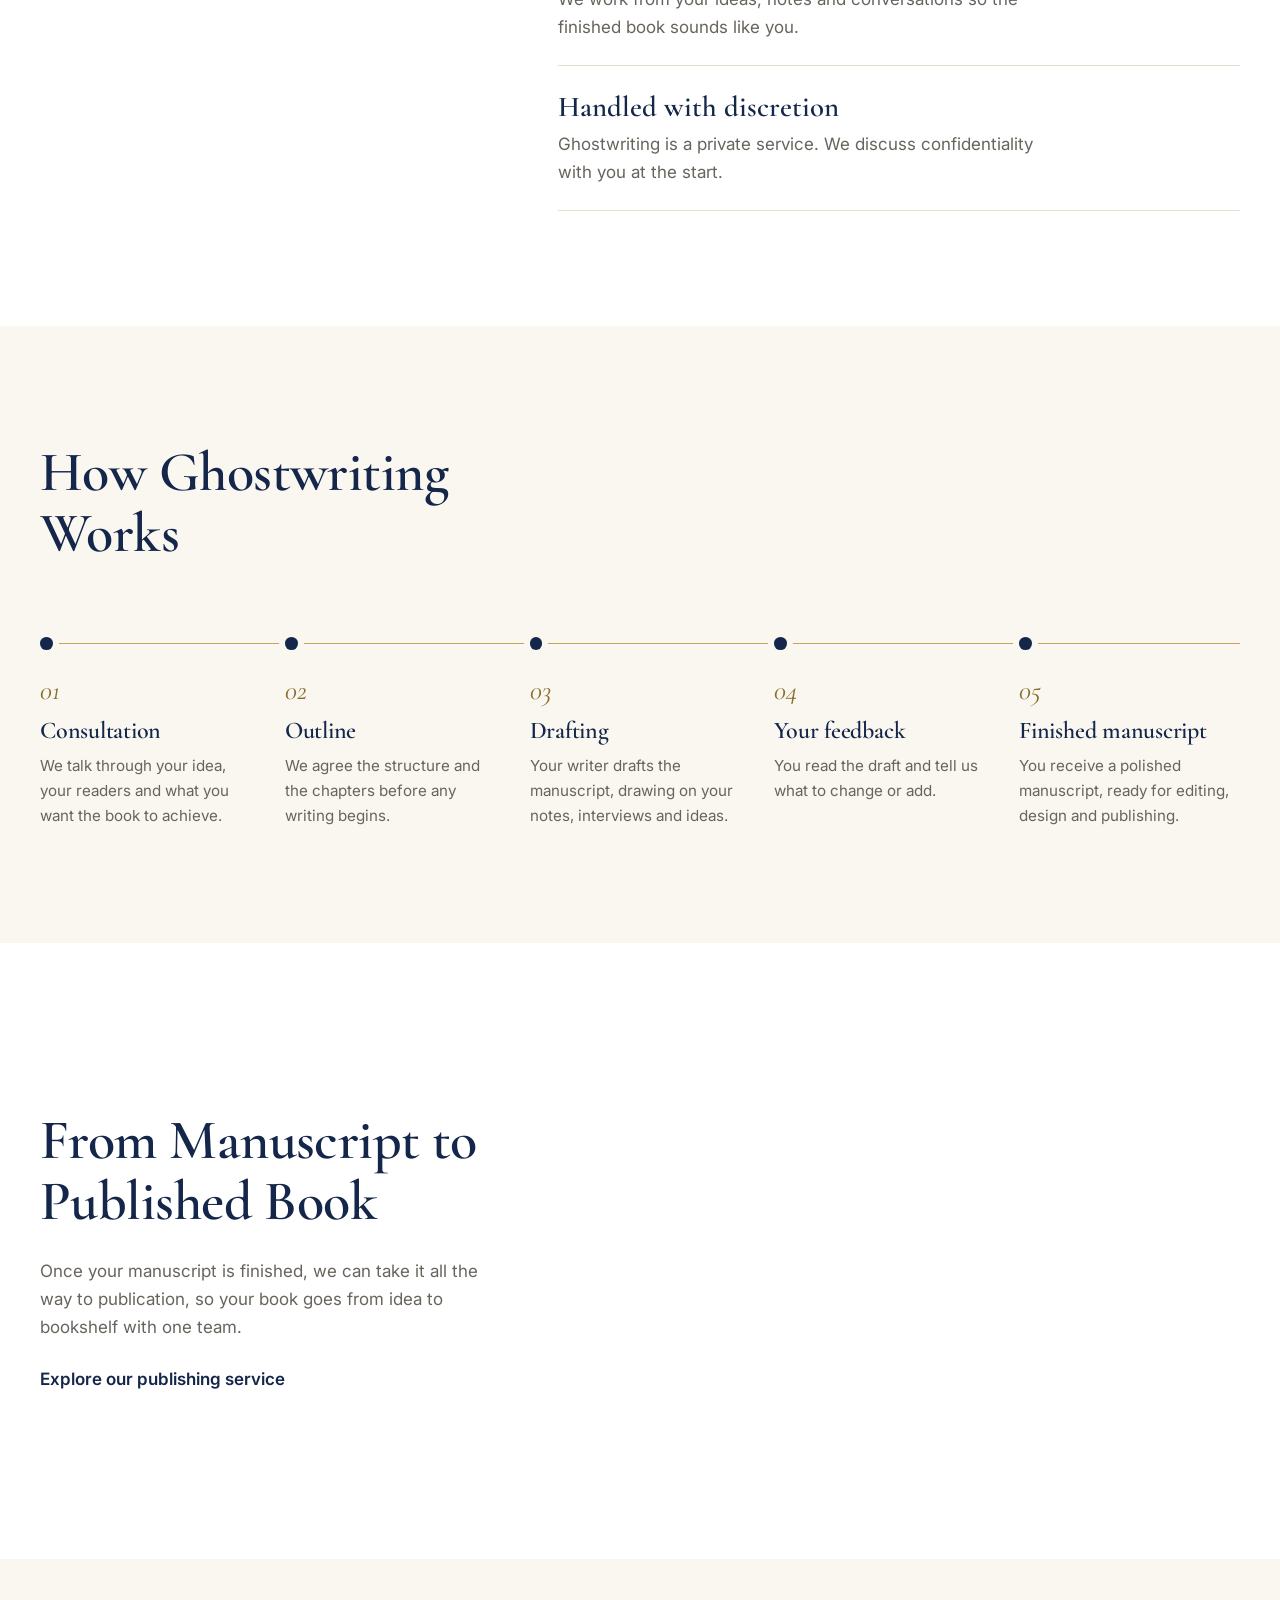
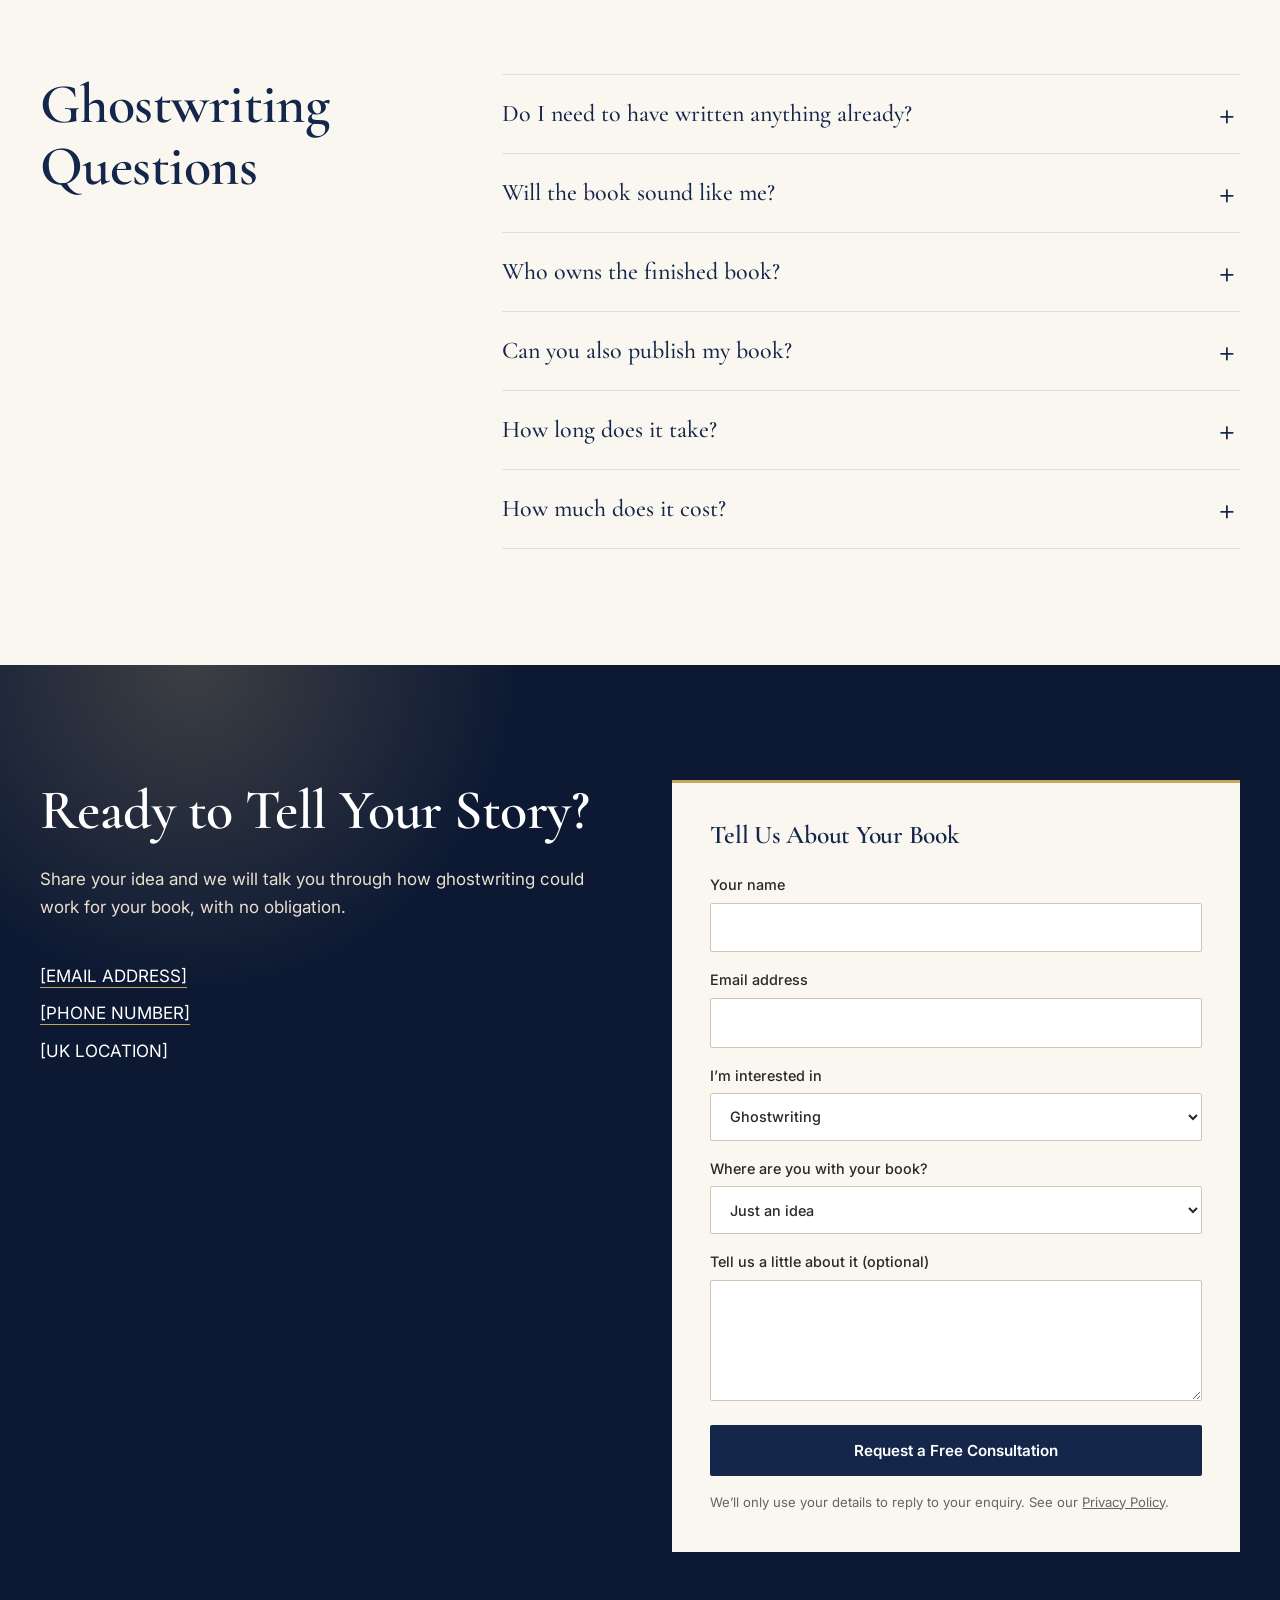
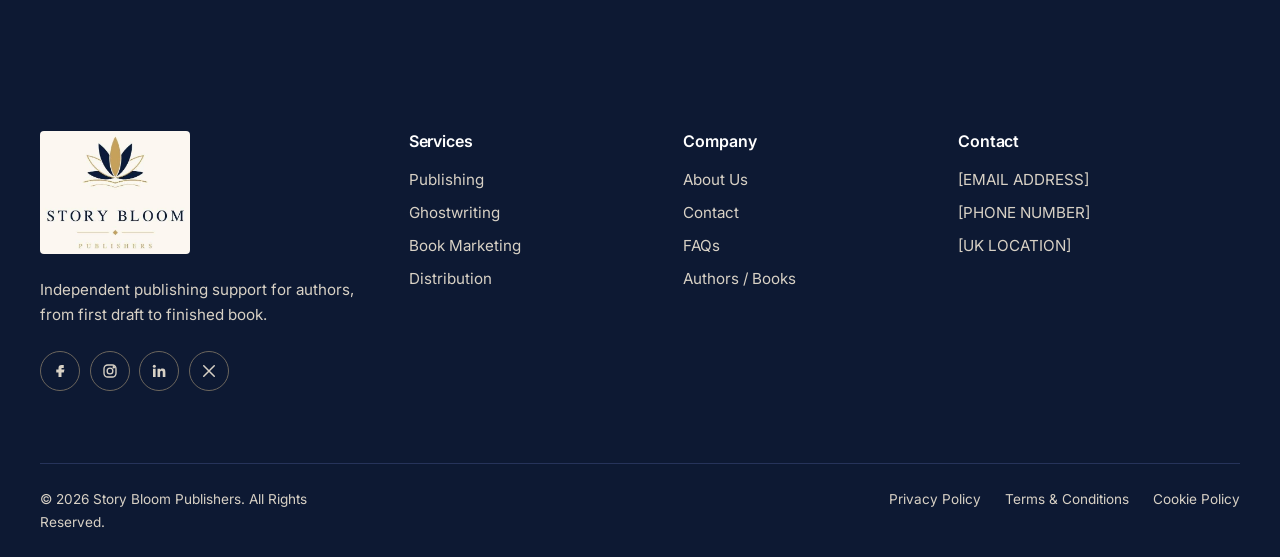
<file: ghostwriting.html>
<!doctype html>
<html lang="en-GB">
<head>
  <meta charset="utf-8">
  <meta name="viewport" content="width=device-width, initial-scale=1">
  <title>Ghostwriting Services | Story Bloom Publishers</title>
  <meta name="description" content="Ghostwriting for authors in the UK: turn your ideas, experiences or expertise into a professionally written manuscript, in your own voice.">
  <meta property="og:title" content="Ghostwriting Services | Story Bloom Publishers">
  <meta property="og:description" content="Ghostwriting for authors in the UK: turn your ideas, experiences or expertise into a professionally written manuscript, in your own voice.">
  <meta property="og:type" content="website">
  <meta property="og:image" content="https://meesamh17.github.io/Hammad/assets/images/og-image.jpg">
  <meta property="og:url" content="https://meesamh17.github.io/Hammad/ghostwriting.html">
  <link rel="canonical" href="https://meesamh17.github.io/Hammad/ghostwriting.html">
  <meta name="twitter:card" content="summary_large_image">
  <link rel="stylesheet" href="css/styles.css">
  <link rel="preconnect" href="https://fonts.googleapis.com"><link rel="preconnect" href="https://fonts.gstatic.com" crossorigin>
  <link href="https://fonts.googleapis.com/css2?family=Cormorant+Garamond:ital,wght@0,500;0,600;0,700;1,500;1,600&family=Inter:wght@400;500;600&display=swap" rel="stylesheet">
  <link rel="icon" href="assets/images/logo.jpg">
  <meta name="theme-color" content="#FAF7F0">
<noscript><style>[data-reveal],:is(.service,.steps li,.why-list>div,.sol){opacity:1!important;transform:none!important}</style></noscript>
</head>
<body data-page="Ghostwriting">
<div id="site-header"></div>
<main id="main">

<section class="hero"><div class="wrap hero-grid">
  <div class="hero-copy">
    <h1>Your Ideas, Written by Experienced Writers.</h1>
    <p class="lead">You bring the story, the experience or the expertise. We help turn it into a professionally written manuscript that sounds like you.</p>
    <div class="actions"><a class="btn btn-primary" href="#contact">Get a Free Consultation</a><a class="btn btn-ghost" href="#process">See How It Works</a></div>
  </div>
  <div class="hero-visual" id="hero-visual" data-fan="A Coffee with God|Growing Better Not Older|Ten Quiet Minutes with God|Vita Brevis|Dear God" role="img" aria-label="A selection of books published with our authors"></div>
</div></section>

<section class="section band" id="included" data-reveal><div class="wrap why">
  <h2>What Ghostwriting Can Cover</h2>
  <dl class="why-list"><div><dt>Life stories and memoir</dt><dd>Experiences worth sharing, shaped into a story readers will want to finish.</dd></div><div><dt>Non-fiction and expertise</dt><dd>Turn what you know into a clear, well-structured book on your subject.</dd></div><div><dt>Faith and inspiration</dt><dd>Devotionals, reflections and prayers written with care and in your voice.</dd></div><div><dt>Children’s books</dt><dd>Picture-led stories and activity books for young readers.</dd></div><div><dt>Your voice, your name</dt><dd>We work from your ideas, notes and conversations so the finished book sounds like you.</dd></div><div><dt>Handled with discretion</dt><dd>Ghostwriting is a private service. We discuss confidentiality with you at the start.</dd></div></dl>
</div></section>

<section class="section" data-reveal><div class="wrap">
  <h2 class="section-title">How Ghostwriting Works</h2>
  <ol class="steps"><li><span class="num">01</span><h3>Consultation</h3><p>We talk through your idea, your readers and what you want the book to achieve.</p></li><li><span class="num">02</span><h3>Outline</h3><p>We agree the structure and the chapters before any writing begins.</p></li><li><span class="num">03</span><h3>Drafting</h3><p>Your writer drafts the manuscript, drawing on your notes, interviews and ideas.</p></li><li><span class="num">04</span><h3>Your feedback</h3><p>You read the draft and tell us what to change or add.</p></li><li><span class="num">05</span><h3>Finished manuscript</h3><p>You receive a polished manuscript, ready for editing, design and publishing.</p></li></ol>
</div></section>

<section class="section band" data-reveal><div class="wrap feature">
  <div><h2>From Manuscript to Published Book</h2>
    <p>Once your manuscript is finished, we can take it all the way to publication, so your book goes from idea to bookshelf with one team.</p>
    <p><a class="more" href="publishing.html">Explore our publishing service</a></p></div>
  <div class="shelf" id="feature-books"></div>
</div></section>

<section class="section" id="faq" data-reveal><div class="wrap faq">
  <h2>Ghostwriting Questions</h2>
  <div class="faq-list"><div class="faq-item"><h3><button class="faq-q" aria-expanded="false" aria-controls="a1" id="q1">Do I need to have written anything already?</button></h3><div class="faq-a" id="a1" role="region" aria-labelledby="q1"><p>No. Some authors arrive with notes or a rough draft, and others with only an idea. We start from wherever you are.</p></div></div><div class="faq-item"><h3><button class="faq-q" aria-expanded="false" aria-controls="a2" id="q2">Will the book sound like me?</button></h3><div class="faq-a" id="a2" role="region" aria-labelledby="q2"><p>That is the aim. We work from your ideas, notes and conversations, and you review the draft and ask for changes.</p></div></div><div class="faq-item"><h3><button class="faq-q" aria-expanded="false" aria-controls="a3" id="q3">Who owns the finished book?</button></h3><div class="faq-a" id="a3" role="region" aria-labelledby="q3"><p>Rights are set out in your agreement, and we explain the terms clearly before you commit.</p></div></div><div class="faq-item"><h3><button class="faq-q" aria-expanded="false" aria-controls="a4" id="q4">Can you also publish my book?</button></h3><div class="faq-a" id="a4" role="region" aria-labelledby="q4"><p>Yes. Ghostwriting can be combined with editing, design and publishing, and we can discuss the right combination during your consultation.</p></div></div><div class="faq-item"><h3><button class="faq-q" aria-expanded="false" aria-controls="a5" id="q5">How long does it take?</button></h3><div class="faq-a" id="a5" role="region" aria-labelledby="q5"><p>It depends on the length and type of book. We outline an expected schedule at the start.</p></div></div><div class="faq-item"><h3><button class="faq-q" aria-expanded="false" aria-controls="a6" id="q6">How much does it cost?</button></h3><div class="faq-a" id="a6" role="region" aria-labelledby="q6"><p>Ghostwriting is quoted after a free consultation, so you know what is included before you decide.</p></div></div></div>
</div></section>

<section class="cta" id="contact" data-reveal><div class="wrap cta-grid">
  <div class="cta-copy">
    <h2>Ready to Tell Your Story?</h2>
    <p>Share your idea and we will talk you through how ghostwriting could work for your book, with no obligation.</p>
    <ul class="cta-contact">
      <li><a id="c-email" href="#"><span data-site="email"></span></a></li>
      <li><a id="c-phone" href="#"><span data-site="phone"></span></a></li>
      <li><span data-site="location"></span></li>
    </ul>
  </div>
  <form class="enquiry" id="enquiry" novalidate>
    <h3>Tell Us About Your Book</h3>
    <label>Your name<input name="name" autocomplete="name" required></label>
    <label>Email address<input type="email" name="email" autocomplete="email" required></label>
    <label>I’m interested in<select name="service" id="f-service"><option>Book Publishing</option><option selected>Ghostwriting</option><option>Book Marketing</option><option>Book Distribution</option><option>Audiobook Production</option><option>Editing &amp; Proofreading</option><option>Cover Design &amp; Formatting</option><option>Publishing Package</option><option>Publishing &amp; Audiobook Package</option><option>Complete Author Package</option><option>Marketing Package</option><option>Not sure yet</option></select></label>
    <label>Where are you with your book?<select name="stage"><option selected>Just an idea</option><option>Writing it now</option><option>Manuscript finished</option><option>Already published</option></select></label>
    <label>Tell us a little about it (optional)<textarea name="message" rows="4"></textarea></label>
    <input type="text" name="_gotcha" class="hp" tabindex="-1" autocomplete="off" aria-hidden="true">
    <button class="btn btn-primary" type="submit">Request a Free Consultation</button>
    <p class="form-note" id="form-note" role="status"></p>
    <p class="fine">We’ll only use your details to reply to your enquiry. See our <a href="privacy.html">Privacy Policy</a>.</p>
  </form>
</div></section>

</main>
<div id="site-footer"></div>
<script src="js/site-data.js"></script>
<script src="js/books.js"></script>
<script src="js/layout.js"></script>
<script src="js/common.js"></script>
</body>
</html>
</file>
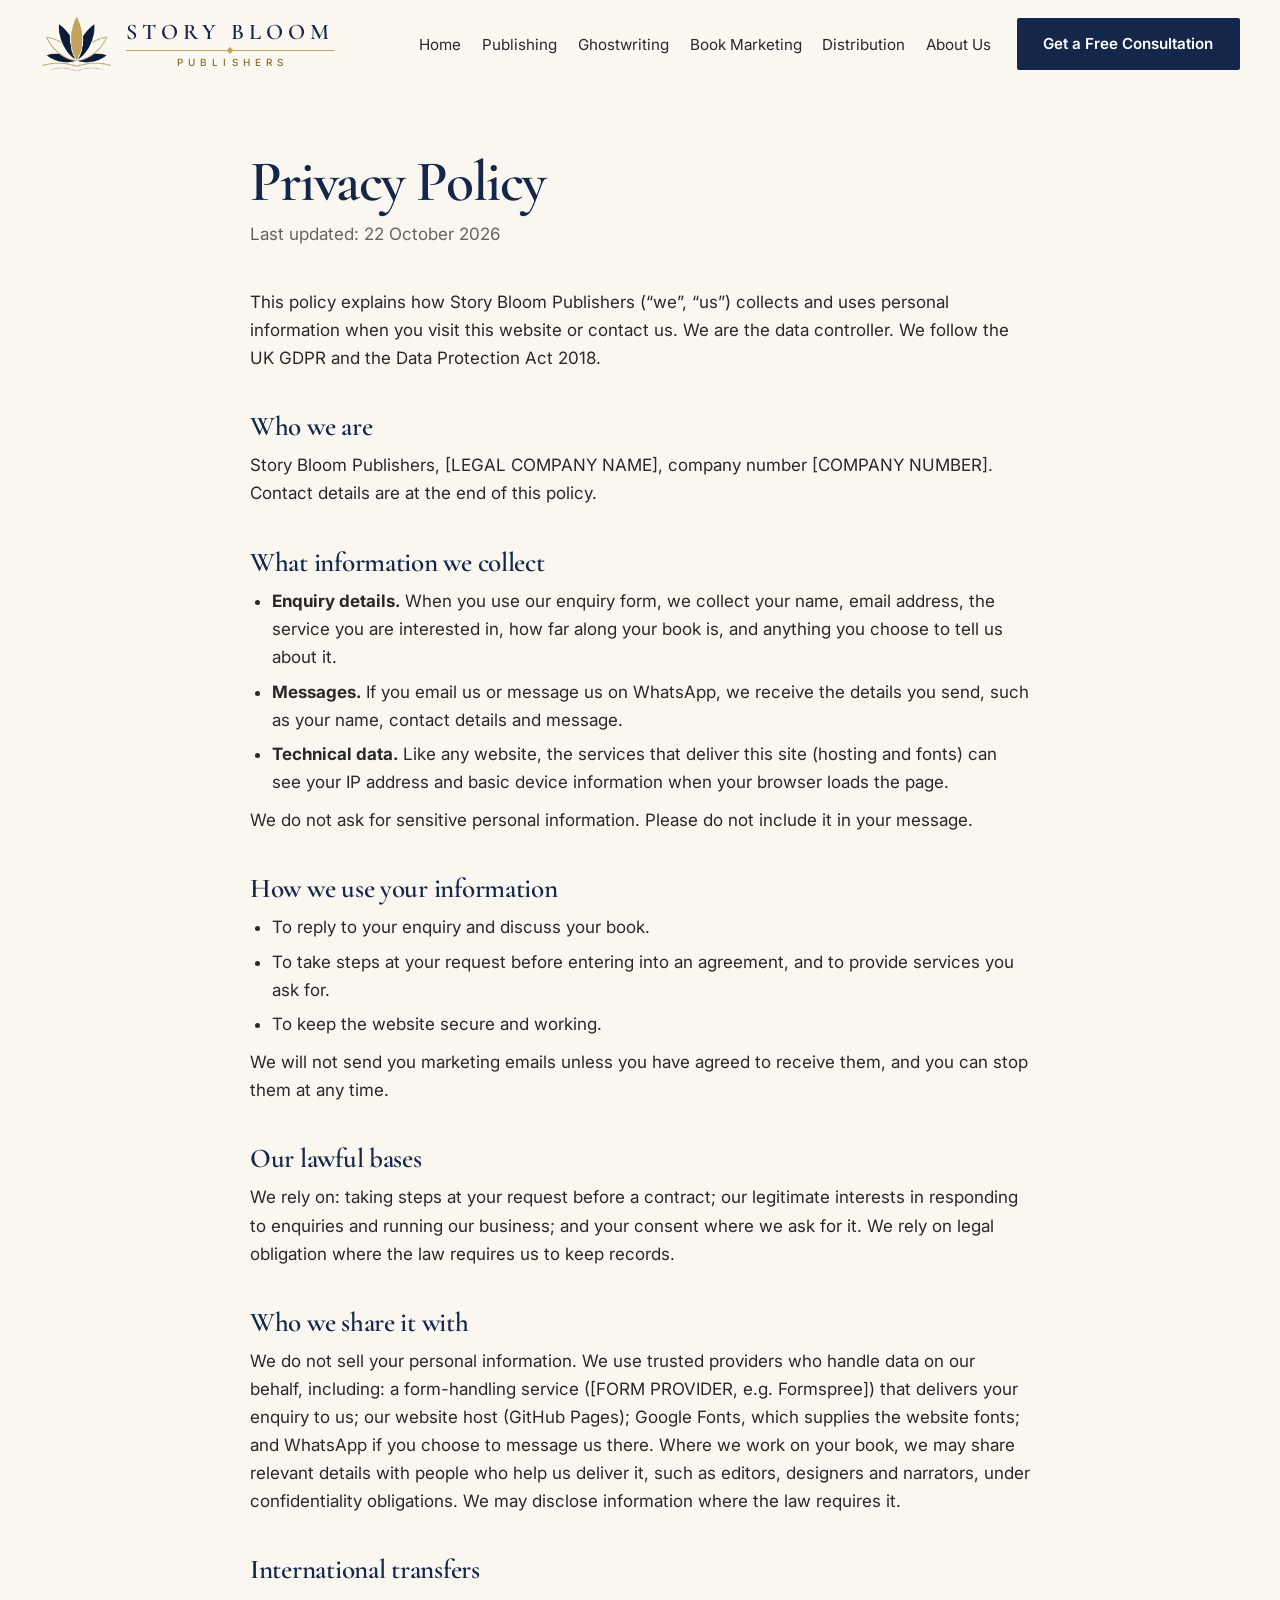
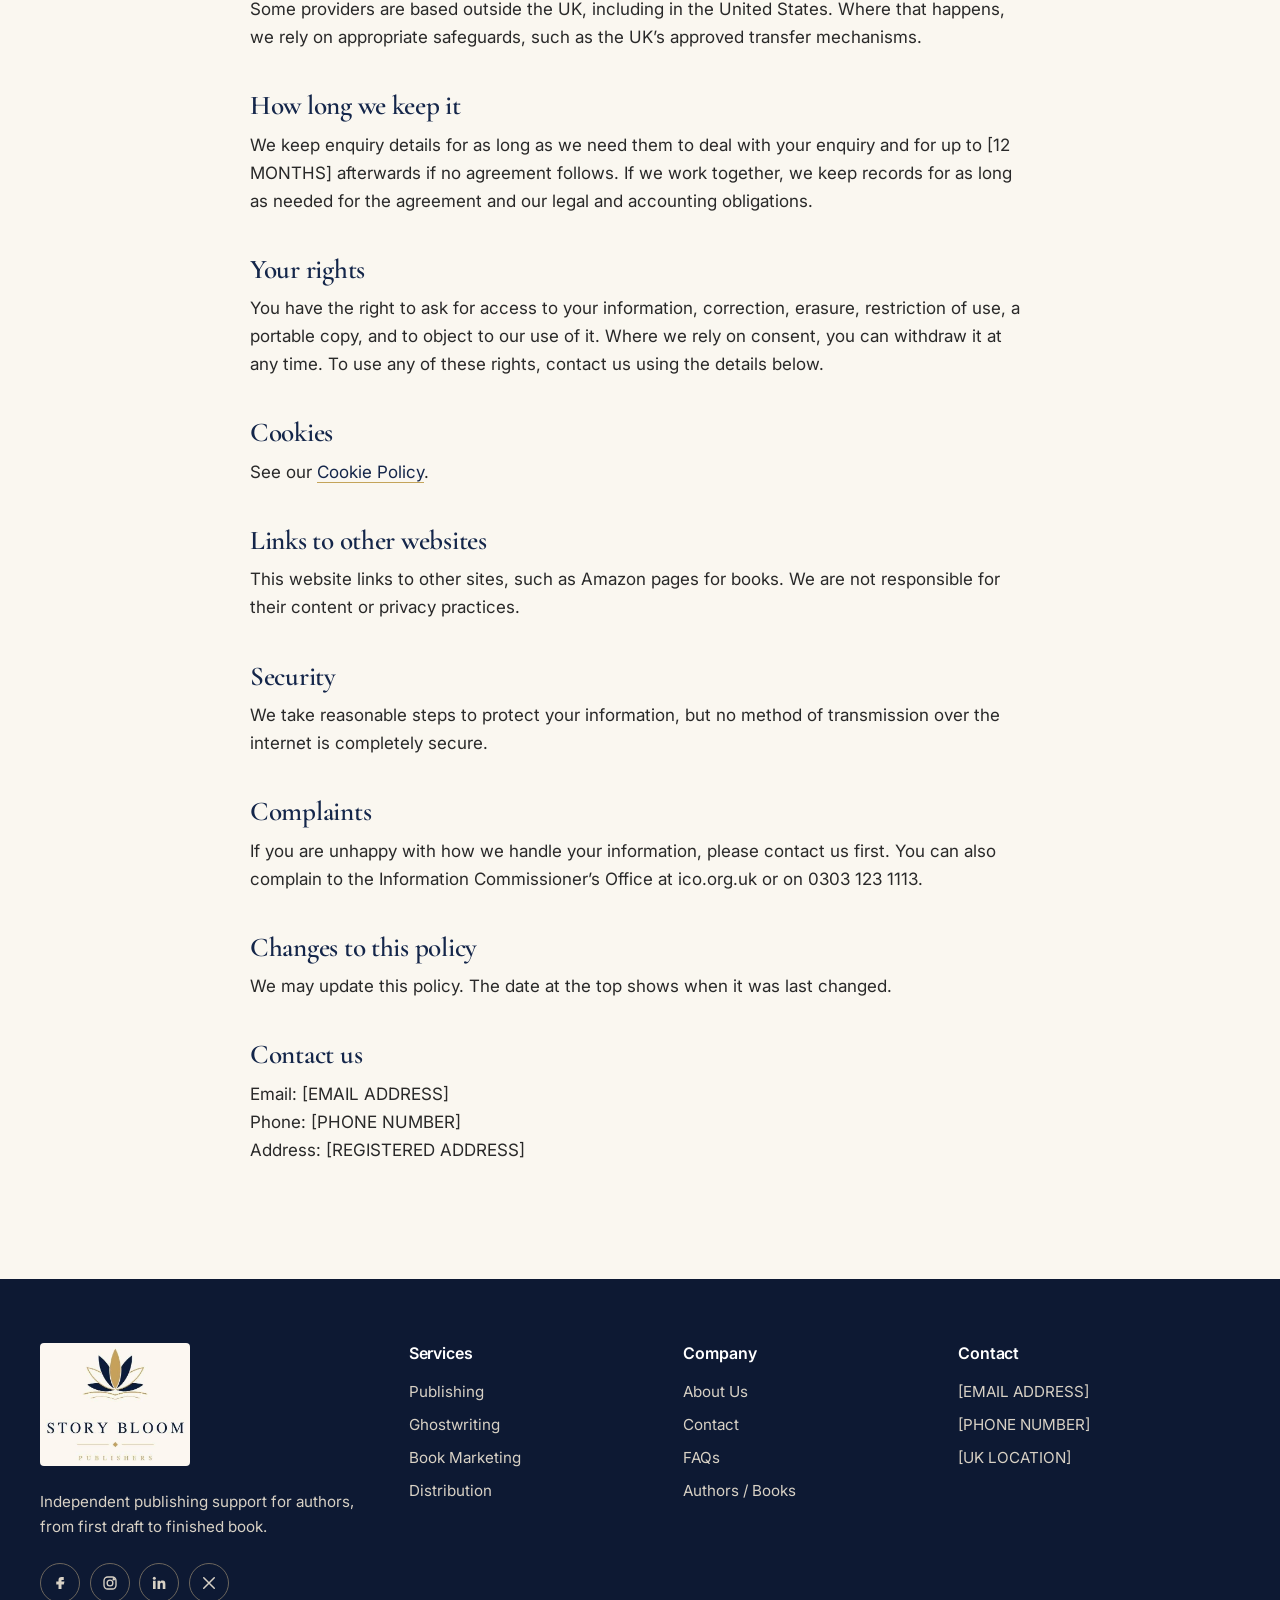
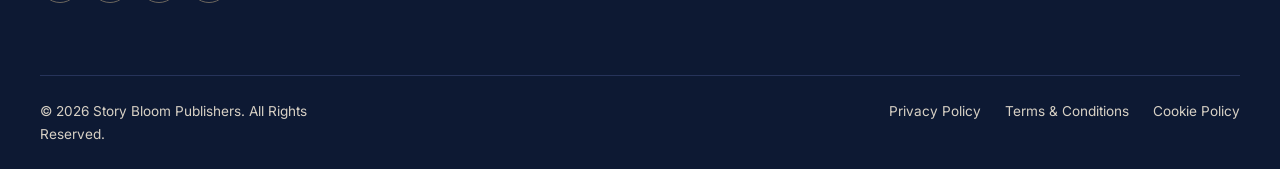
<file: privacy.html>
<!doctype html>
<html lang="en-GB">
<head>
  <meta charset="utf-8">
  <meta name="viewport" content="width=device-width, initial-scale=1">
  <title>Privacy Policy | Story Bloom Publishers</title>
  <meta name="description" content="How Story Bloom Publishers collects and uses personal information.">
  <meta name="robots" content="index,follow">
  <link rel="stylesheet" href="css/styles.css">
  <link rel="preconnect" href="https://fonts.googleapis.com"><link rel="preconnect" href="https://fonts.gstatic.com" crossorigin>
  <link href="https://fonts.googleapis.com/css2?family=Cormorant+Garamond:ital,wght@0,500;0,600;0,700;1,500;1,600&family=Inter:wght@400;500;600&display=swap" rel="stylesheet">
  <link rel="icon" href="assets/images/logo.jpg">
</head>
<body>
<div id="site-header"></div>
<main id="main" class="wrap legal">
<!-- DRAFT: written as a starting point for a small UK publishing business. Have a solicitor review before relying on it. Fill the [BRACKETS]. -->
<h1>Privacy Policy</h1>
<p class="meta">Last updated: 22 October 2026</p>
<p>This policy explains how Story Bloom Publishers (“we”, “us”) collects and uses personal information when you visit this website or contact us. We are the data controller. We follow the UK GDPR and the Data Protection Act 2018.</p>
<h2>Who we are</h2>
<p>Story Bloom Publishers, [LEGAL COMPANY NAME], company number [COMPANY NUMBER]. Contact details are at the end of this policy.</p>
<h2>What information we collect</h2>
<ul><li><strong>Enquiry details.</strong> When you use our enquiry form, we collect your name, email address, the service you are interested in, how far along your book is, and anything you choose to tell us about it.</li>
<li><strong>Messages.</strong> If you email us or message us on WhatsApp, we receive the details you send, such as your name, contact details and message.</li>
<li><strong>Technical data.</strong> Like any website, the services that deliver this site (hosting and fonts) can see your IP address and basic device information when your browser loads the page.</li></ul>
<p>We do not ask for sensitive personal information. Please do not include it in your message.</p>
<h2>How we use your information</h2>
<ul><li>To reply to your enquiry and discuss your book.</li><li>To take steps at your request before entering into an agreement, and to provide services you ask for.</li><li>To keep the website secure and working.</li></ul>
<p>We will not send you marketing emails unless you have agreed to receive them, and you can stop them at any time.</p>
<h2>Our lawful bases</h2>
<p>We rely on: taking steps at your request before a contract; our legitimate interests in responding to enquiries and running our business; and your consent where we ask for it. We rely on legal obligation where the law requires us to keep records.</p>
<h2>Who we share it with</h2>
<p>We do not sell your personal information. We use trusted providers who handle data on our behalf, including: a form-handling service ([FORM PROVIDER, e.g. Formspree]) that delivers your enquiry to us; our website host (GitHub Pages); Google Fonts, which supplies the website fonts; and WhatsApp if you choose to message us there. Where we work on your book, we may share relevant details with people who help us deliver it, such as editors, designers and narrators, under confidentiality obligations. We may disclose information where the law requires it.</p>
<h2>International transfers</h2>
<p>Some providers are based outside the UK, including in the United States. Where that happens, we rely on appropriate safeguards, such as the UK’s approved transfer mechanisms.</p>
<h2>How long we keep it</h2>
<p>We keep enquiry details for as long as we need them to deal with your enquiry and for up to [12 MONTHS] afterwards if no agreement follows. If we work together, we keep records for as long as needed for the agreement and our legal and accounting obligations.</p>
<h2>Your rights</h2>
<p>You have the right to ask for access to your information, correction, erasure, restriction of use, a portable copy, and to object to our use of it. Where we rely on consent, you can withdraw it at any time. To use any of these rights, contact us using the details below.</p>
<h2>Cookies</h2>
<p>See our <a href="cookies.html">Cookie Policy</a>.</p>
<h2>Links to other websites</h2>
<p>This website links to other sites, such as Amazon pages for books. We are not responsible for their content or privacy practices.</p>
<h2>Security</h2>
<p>We take reasonable steps to protect your information, but no method of transmission over the internet is completely secure.</p>
<h2>Complaints</h2>
<p>If you are unhappy with how we handle your information, please contact us first. You can also complain to the Information Commissioner’s Office at ico.org.uk or on 0303 123 1113.</p>
<h2>Changes to this policy</h2>
<p>We may update this policy. The date at the top shows when it was last changed.</p>
<h2>Contact us</h2>
<p>Email: <span data-site="email"></span><br>Phone: <span data-site="phone"></span><br>Address: [REGISTERED ADDRESS]</p>
</main>
<div id="site-footer"></div>
<script src="js/site-data.js"></script>
<script src="js/layout.js"></script>
<script src="js/legal.js"></script>
</body>
</html>
</file>
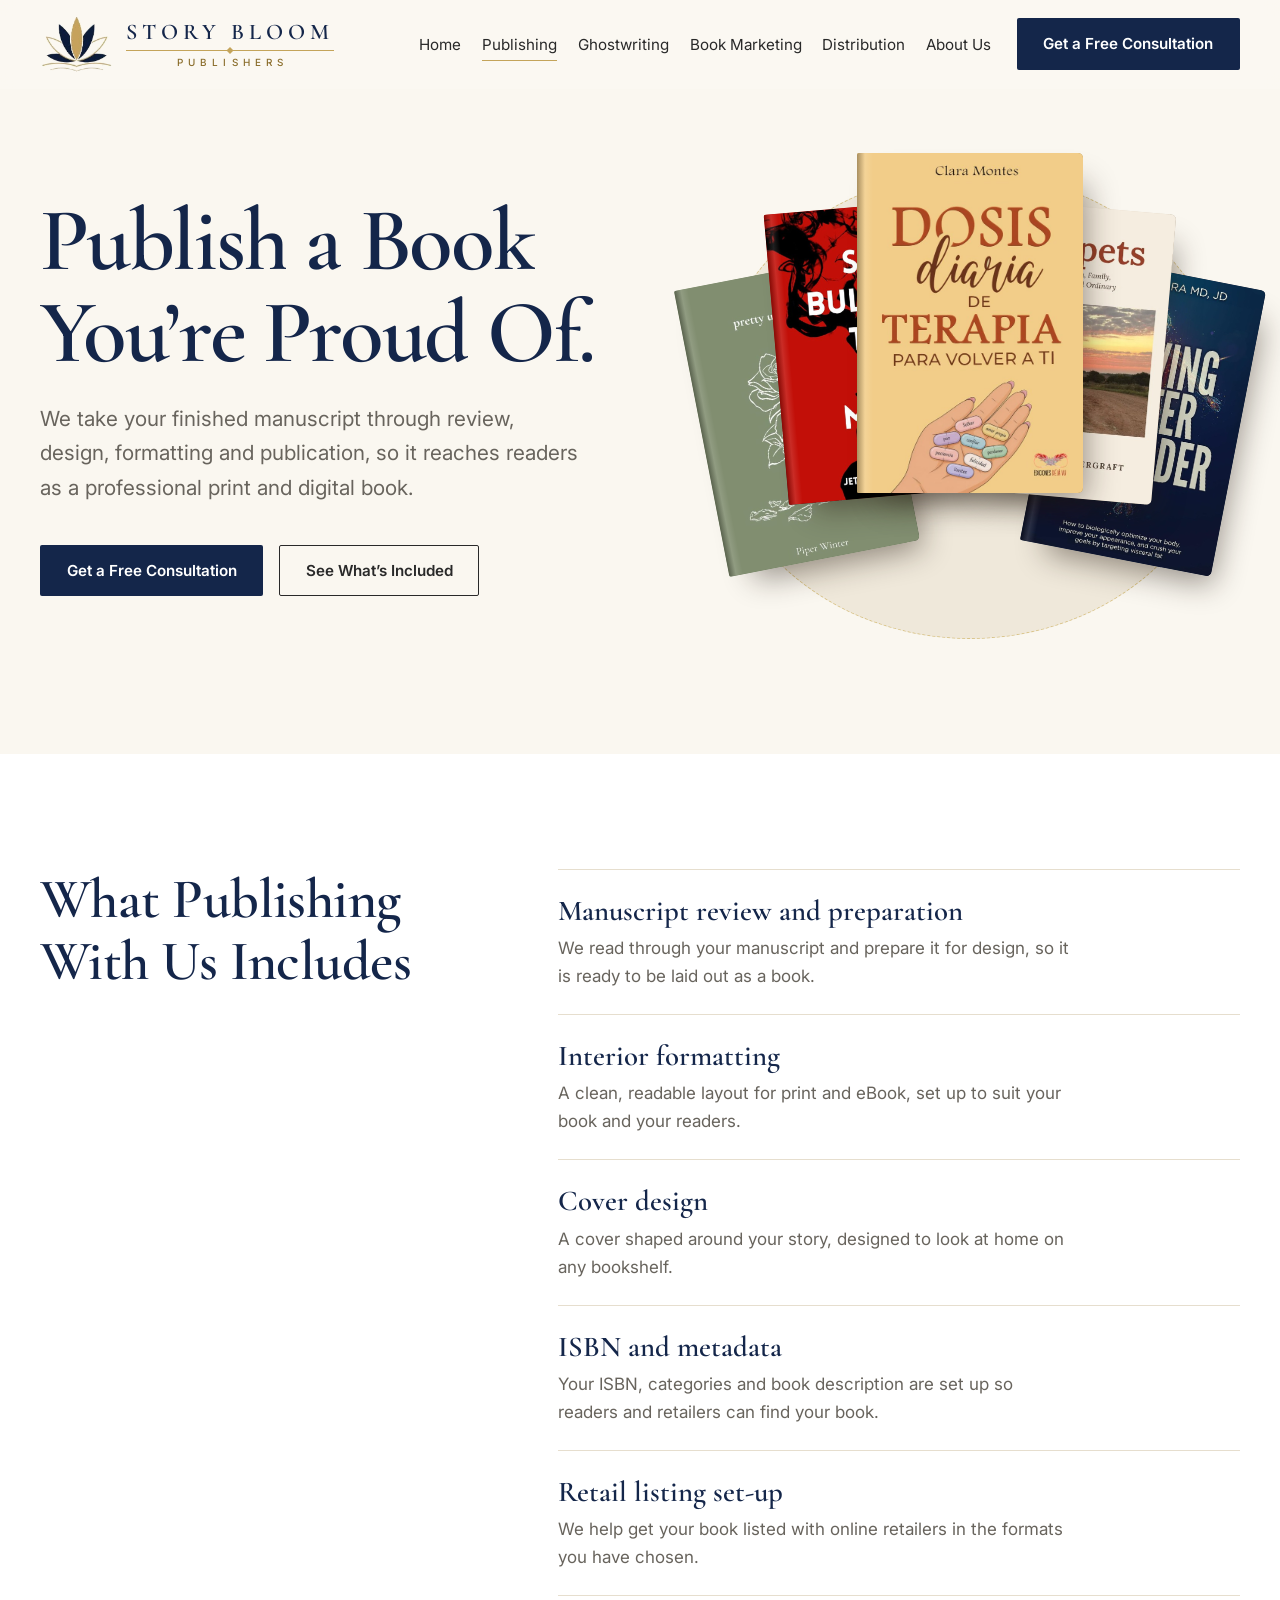
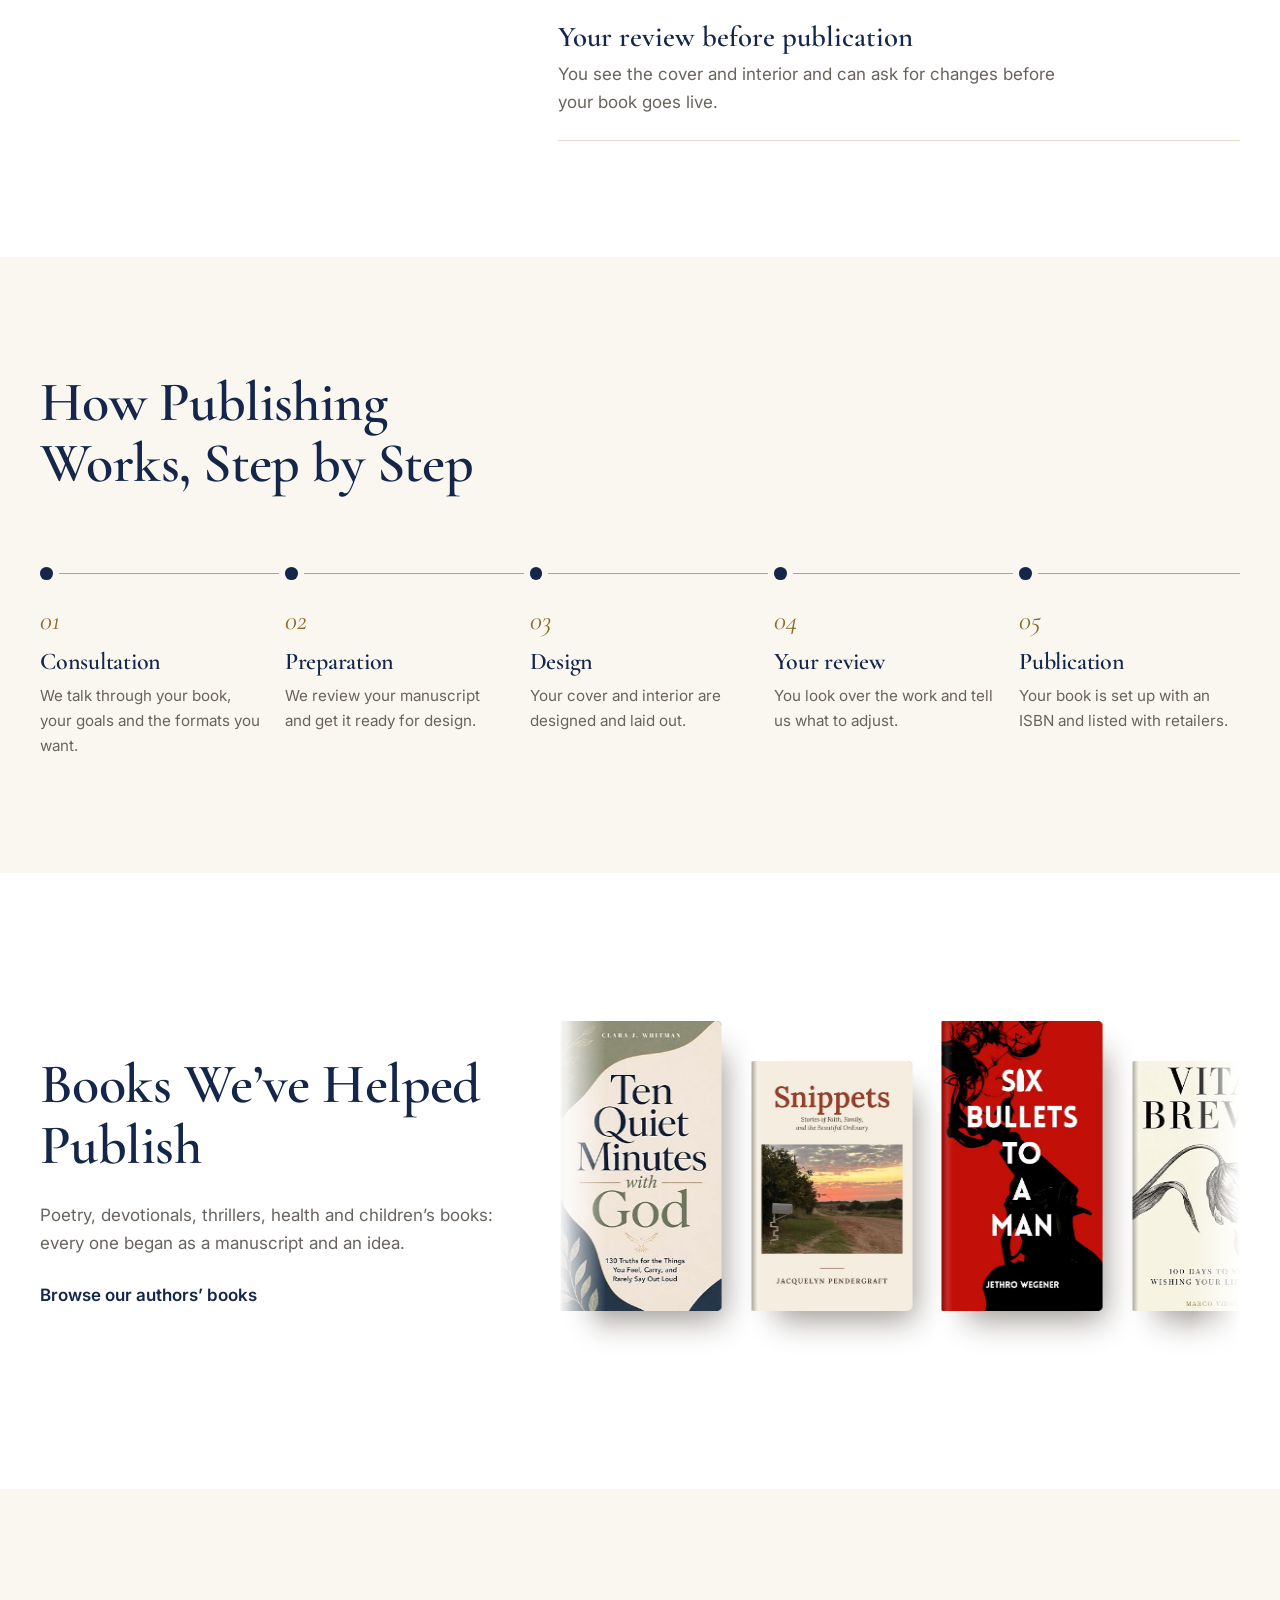
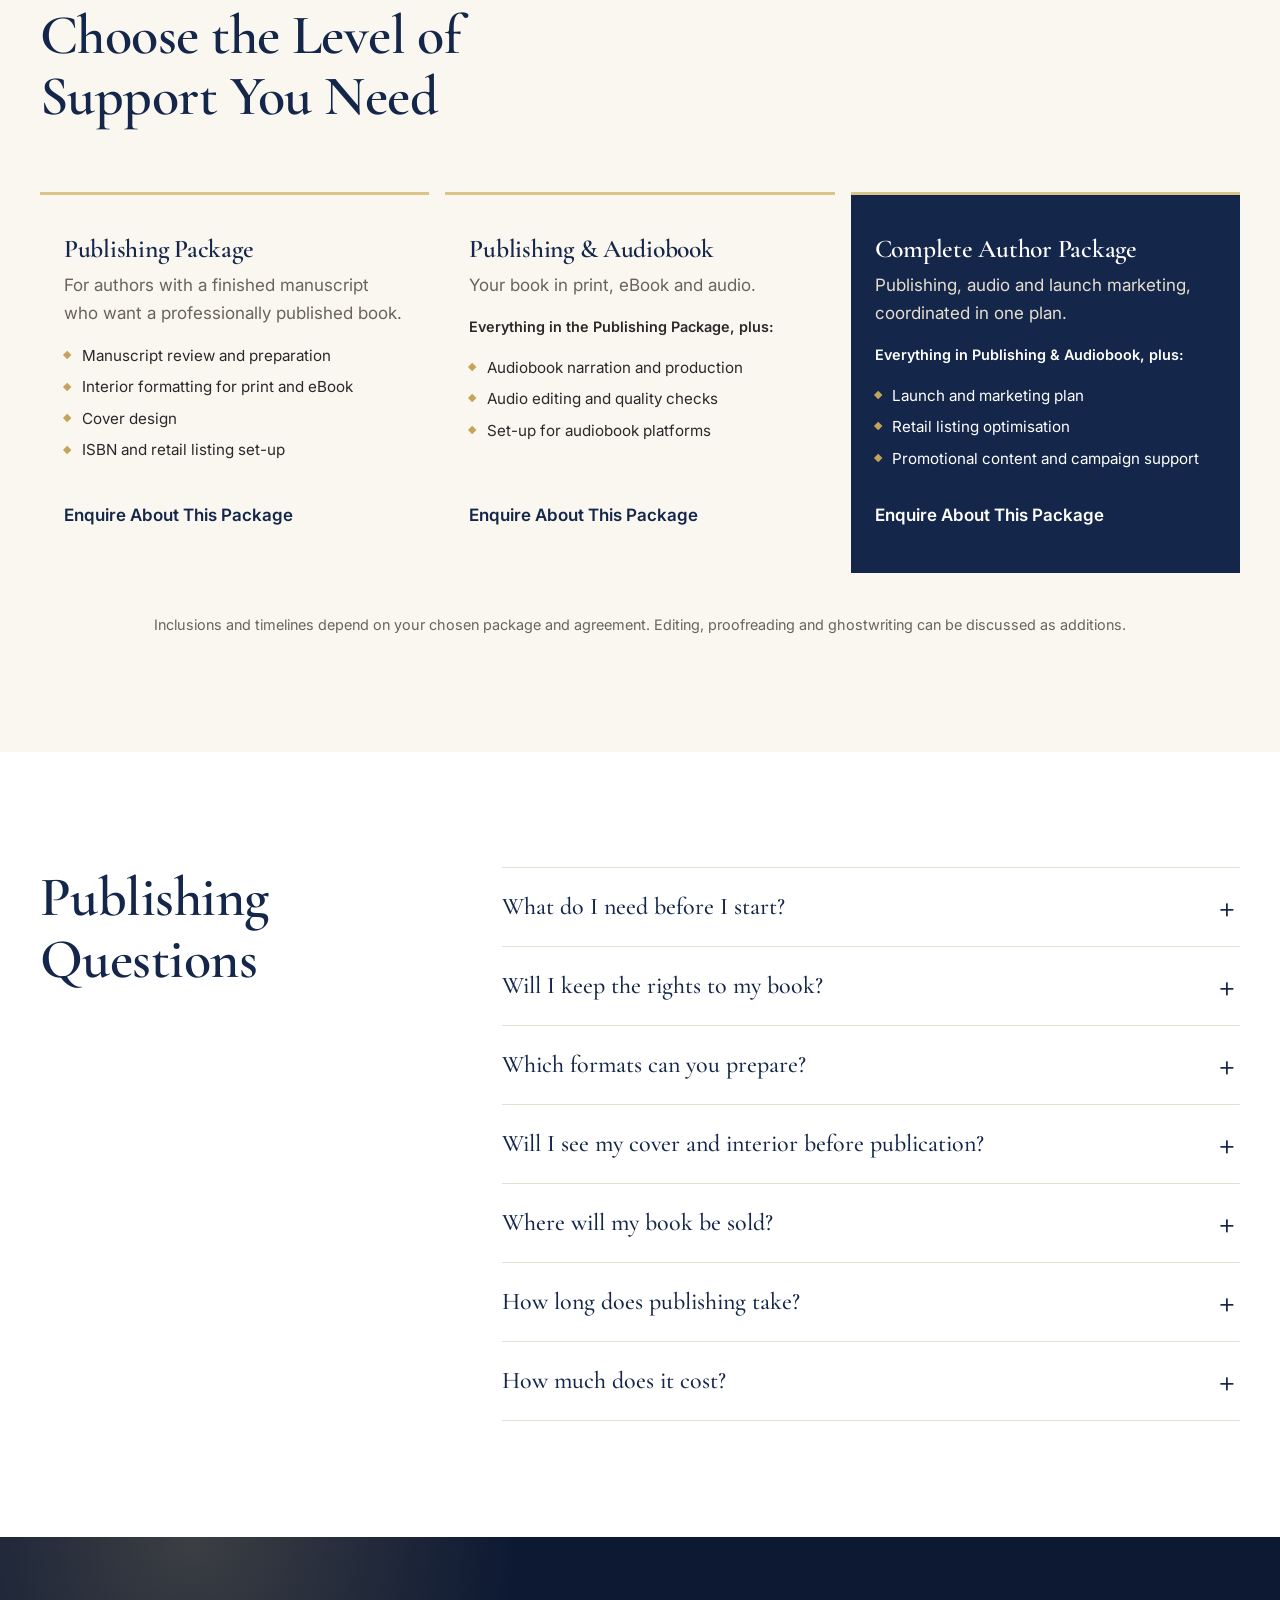
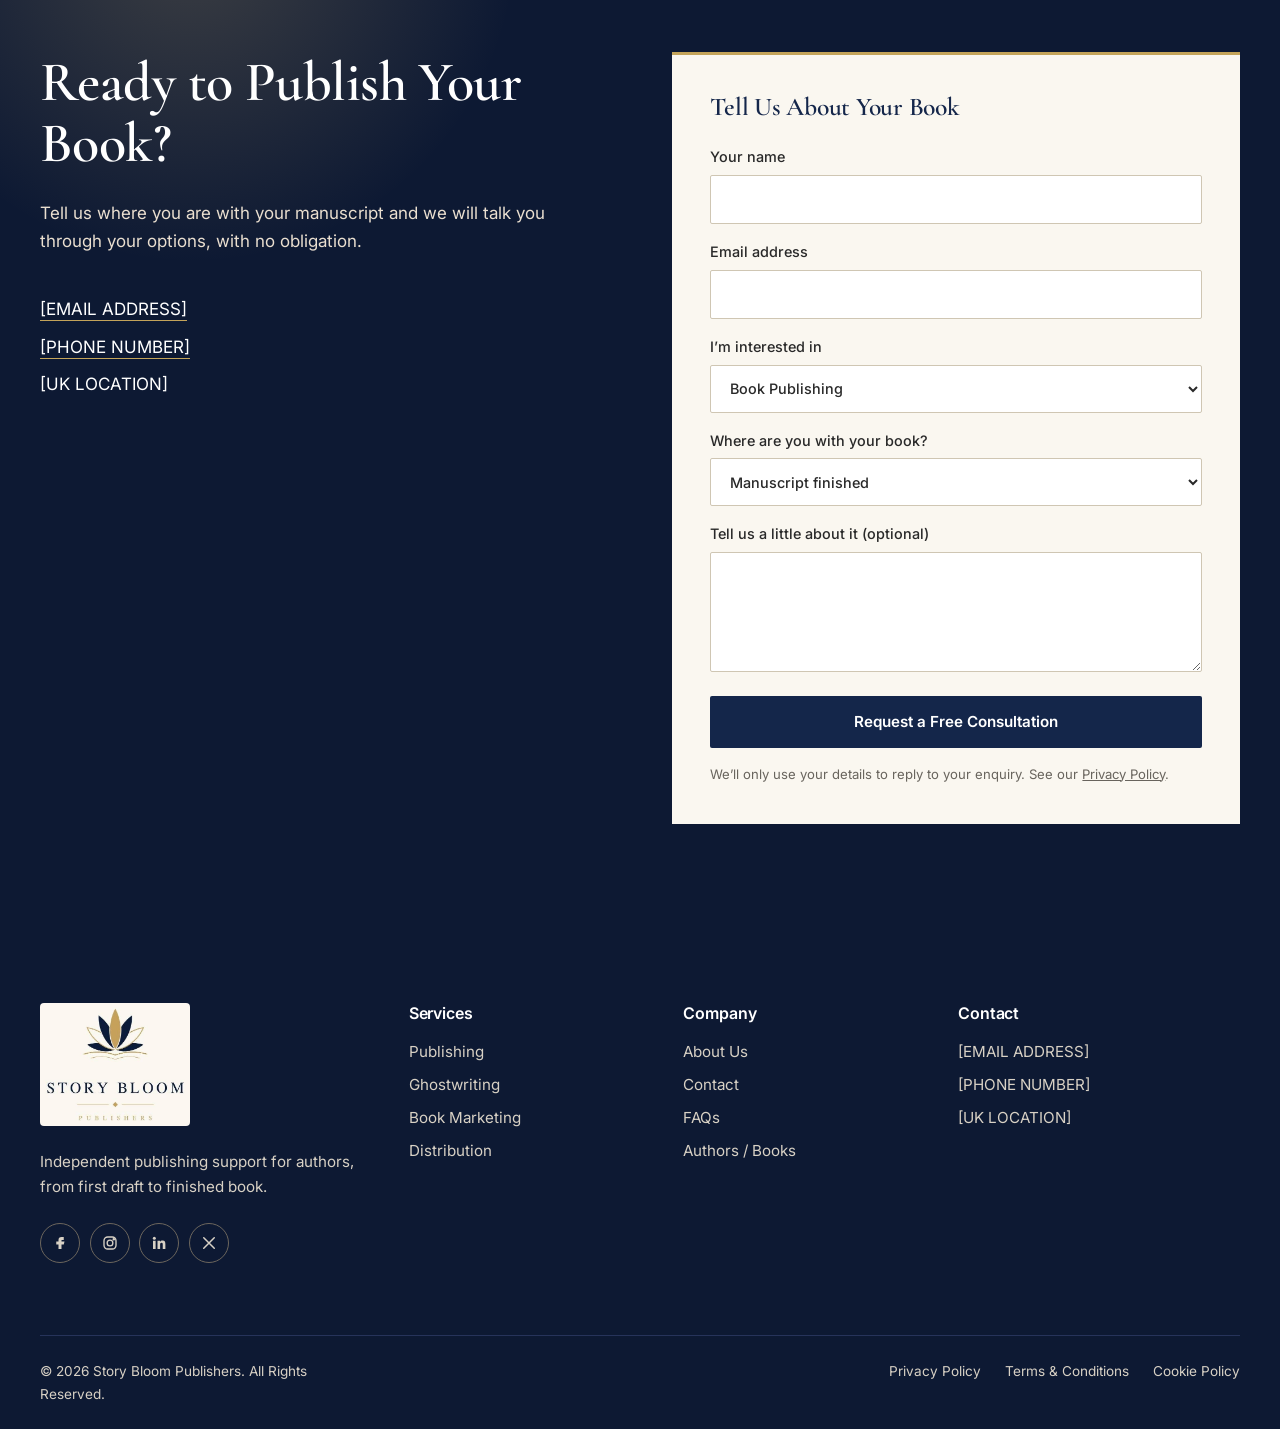
<file: publishing.html>
<!doctype html>
<html lang="en-GB">
<head>
  <meta charset="utf-8">
  <meta name="viewport" content="width=device-width, initial-scale=1">
  <title>Book Publishing Services | Story Bloom Publishers</title>
  <meta name="description" content="Professional book publishing for authors in the UK: manuscript preparation, interior formatting, cover design, ISBN and retail listing set-up in print and digital formats.">
  <meta property="og:title" content="Book Publishing Services | Story Bloom Publishers">
  <meta property="og:description" content="Take your finished manuscript to a professionally published book, in print and digital formats.">
  <meta property="og:type" content="website">
  <meta property="og:image" content="https://meesamh17.github.io/Hammad/assets/images/og-image.jpg">
  <meta property="og:url" content="https://meesamh17.github.io/Hammad/publishing.html">
  <link rel="canonical" href="https://meesamh17.github.io/Hammad/publishing.html">
  <meta name="twitter:card" content="summary_large_image">
  <link rel="stylesheet" href="css/styles.css">
  <link rel="preconnect" href="https://fonts.googleapis.com"><link rel="preconnect" href="https://fonts.gstatic.com" crossorigin>
  <link href="https://fonts.googleapis.com/css2?family=Cormorant+Garamond:ital,wght@0,500;0,600;0,700;1,500;1,600&family=Inter:wght@400;500;600&display=swap" rel="stylesheet">
  <link rel="icon" href="assets/images/logo.jpg">
  <meta name="theme-color" content="#FAF7F0">
<noscript><style>[data-reveal],:is(.service,.steps li,.why-list>div,.sol){opacity:1!important;transform:none!important}</style></noscript>
</head>
<body data-page="Publishing">
<div id="site-header"></div>
<main id="main">

<!-- HERO -->
<section class="hero"><div class="wrap hero-grid">
  <div class="hero-copy">
    <h1>Publish a Book You’re Proud Of.</h1>
    <p class="lead">We take your finished manuscript through review, design, formatting and publication, so it reaches readers as a professional print and digital book.</p>
    <div class="actions"><a class="btn btn-primary" href="#contact">Get a Free Consultation</a><a class="btn btn-ghost" href="#included">See What’s Included</a></div>
  </div>
  <div class="hero-visual" id="hero-visual" data-fan="pretty ugly words|Six Bullets to a Man|Dosis diaria de terapia|Snippets|Growing Better Not Older" role="img" aria-label="A selection of books published with our authors"></div>
</div></section>

<!-- WHAT IS INCLUDED -->
<section class="section band" id="included" data-reveal><div class="wrap why">
  <h2>What Publishing With Us Includes</h2>
  <dl class="why-list">
    <div><dt>Manuscript review and preparation</dt><dd>We read through your manuscript and prepare it for design, so it is ready to be laid out as a book.</dd></div>
    <div><dt>Interior formatting</dt><dd>A clean, readable layout for print and eBook, set up to suit your book and your readers.</dd></div>
    <div><dt>Cover design</dt><dd>A cover shaped around your story, designed to look at home on any bookshelf.</dd></div>
    <div><dt>ISBN and metadata</dt><dd>Your ISBN, categories and book description are set up so readers and retailers can find your book.</dd></div>
    <div><dt>Retail listing set-up</dt><dd>We help get your book listed with online retailers in the formats you have chosen.</dd></div>
    <!-- CONFIRM: only keep this promise if you really show authors the cover and interior before publication -->
    <div><dt>Your review before publication</dt><dd>You see the cover and interior and can ask for changes before your book goes live.</dd></div>
  </dl>
</div></section>

<!-- PROCESS -->
<section class="section" data-reveal><div class="wrap">
  <h2 class="section-title">How Publishing Works, Step by Step</h2>
  <ol class="steps">
    <li><span class="num">01</span><h3>Consultation</h3><p>We talk through your book, your goals and the formats you want.</p></li>
    <li><span class="num">02</span><h3>Preparation</h3><p>We review your manuscript and get it ready for design.</p></li>
    <li><span class="num">03</span><h3>Design</h3><p>Your cover and interior are designed and laid out.</p></li>
    <li><span class="num">04</span><h3>Your review</h3><p>You look over the work and tell us what to adjust.</p></li>
    <li><span class="num">05</span><h3>Publication</h3><p>Your book is set up with an ISBN and listed with retailers.</p></li>
  </ol>
</div></section>

<!-- BOOKS -->
<section class="section band" data-reveal><div class="wrap feature">
  <div><h2>Books We’ve Helped Publish</h2>
    <p>Poetry, devotionals, thrillers, health and children’s books: every one began as a manuscript and an idea.</p>
    <p><a class="more" href="index.html#books">Browse our authors’ books</a></p></div>
  <div class="shelf" id="feature-books"></div>
</div></section>

<!-- PACKAGES -->
<section class="section" id="packages" data-reveal><div class="wrap">
  <h2 class="section-title">Choose the Level of Support You Need</h2>
  <!-- CONFIRM the inclusions below match your real packages (same as the homepage) -->
  <div class="solutions sol3">
    <article class="sol"><h3>Publishing Package</h3><p class="sol-for">For authors with a finished manuscript who want a professionally published book.</p><ul class="incl"><li>Manuscript review and preparation</li><li>Interior formatting for print and eBook</li><li>Cover design</li><li>ISBN and retail listing set-up</li></ul><a href="#contact" class="more" data-service="Publishing Package">Enquire About This Package<span class="sr"> (Publishing Package)</span></a></article>
    <article class="sol"><h3>Publishing &amp; Audiobook</h3><p class="sol-for">Your book in print, eBook and audio.</p><p class="incl-lead">Everything in the Publishing Package, plus:</p><ul class="incl"><li>Audiobook narration and production</li><li>Audio editing and quality checks</li><li>Set-up for audiobook platforms</li></ul><a href="#contact" class="more" data-service="Publishing &amp; Audiobook Package">Enquire About This Package<span class="sr"> (Publishing &amp; Audiobook)</span></a></article>
    <article class="sol sol-top"><h3>Complete Author Package</h3><p class="sol-for">Publishing, audio and launch marketing, coordinated in one plan.</p><p class="incl-lead">Everything in Publishing &amp; Audiobook, plus:</p><ul class="incl"><li>Launch and marketing plan</li><li>Retail listing optimisation</li><li>Promotional content and campaign support</li></ul><a href="#contact" class="more" data-service="Complete Author Package">Enquire About This Package<span class="sr"> (Complete Author Package)</span></a></article>
  </div>
  <p class="incl-note center">Inclusions and timelines depend on your chosen package and agreement. Editing, proofreading and ghostwriting can be discussed as additions.</p>
</div></section>

<!-- FAQ -->
<section class="section band" id="faq" data-reveal><div class="wrap faq">
  <h2>Publishing Questions</h2>
  <div class="faq-list">
    <div class="faq-item"><h3><button class="faq-q" aria-expanded="false" aria-controls="a1" id="q1">What do I need before I start?</button></h3><div class="faq-a" id="a1" role="region" aria-labelledby="q1"><p>A finished or nearly finished manuscript. If your book needs more work first, we can discuss editing, proofreading or ghostwriting as additions.</p></div></div>
    <!-- CONFIRM: if authors keep full rights to their book, say so plainly here -->
    <div class="faq-item"><h3><button class="faq-q" aria-expanded="false" aria-controls="a2" id="q2">Will I keep the rights to my book?</button></h3><div class="faq-a" id="a2" role="region" aria-labelledby="q2"><p>Rights are set out in your agreement, and we explain the terms clearly before you commit.</p></div></div>
    <div class="faq-item"><h3><button class="faq-q" aria-expanded="false" aria-controls="a3" id="q3">Which formats can you prepare?</button></h3><div class="faq-a" id="a3" role="region" aria-labelledby="q3"><p>We can help prepare print and digital editions, and audiobooks with the audiobook package. Available options depend on your book and chosen service.</p></div></div>
    <div class="faq-item"><h3><button class="faq-q" aria-expanded="false" aria-controls="a4" id="q4">Will I see my cover and interior before publication?</button></h3><div class="faq-a" id="a4" role="region" aria-labelledby="q4"><p>Yes. You can review the cover and interior and ask for changes before your book goes live.</p></div></div>
    <div class="faq-item"><h3><button class="faq-q" aria-expanded="false" aria-controls="a5" id="q5">Where will my book be sold?</button></h3><div class="faq-a" id="a5" role="region" aria-labelledby="q5"><p>We help list your book with online retailers and can discuss wider distribution through bookstores and distribution networks, depending on your service and agreement.</p></div></div>
    <div class="faq-item"><h3><button class="faq-q" aria-expanded="false" aria-controls="a6" id="q6">How long does publishing take?</button></h3><div class="faq-a" id="a6" role="region" aria-labelledby="q6"><p>It depends on your manuscript and chosen services. We outline an expected schedule at the start.</p></div></div>
    <div class="faq-item"><h3><button class="faq-q" aria-expanded="false" aria-controls="a7" id="q7">How much does it cost?</button></h3><div class="faq-a" id="a7" role="region" aria-labelledby="q7"><p>Packages are quoted after a free consultation, so you know what is included before you decide.</p></div></div>
  </div>
</div></section>

<!-- FINAL CTA -->
<section class="cta" id="contact" data-reveal><div class="wrap cta-grid">
  <div class="cta-copy">
    <h2>Ready to Publish Your Book?</h2>
    <p>Tell us where you are with your manuscript and we will talk you through your options, with no obligation.</p>
    <ul class="cta-contact">
      <li><a id="c-email" href="#"><span data-site="email"></span></a></li>
      <li><a id="c-phone" href="#"><span data-site="phone"></span></a></li>
      <li><span data-site="location"></span></li>
    </ul>
  </div>
  <form class="enquiry" id="enquiry" novalidate>
    <h3>Tell Us About Your Book</h3>
    <label>Your name<input name="name" autocomplete="name" required></label>
    <label>Email address<input type="email" name="email" autocomplete="email" required></label>
    <label>I’m interested in<select name="service" id="f-service"><option>Book Publishing</option><option>Ghostwriting</option><option>Book Marketing</option><option>Book Distribution</option><option>Audiobook Production</option><option>Editing &amp; Proofreading</option><option>Cover Design &amp; Formatting</option><option>Publishing Package</option><option>Publishing &amp; Audiobook Package</option><option>Complete Author Package</option><option>Marketing Package</option><option>Not sure yet</option></select></label>
    <label>Where are you with your book?<select name="stage"><option>Just an idea</option><option>Writing it now</option><option selected>Manuscript finished</option><option>Already published</option></select></label>
    <label>Tell us a little about it (optional)<textarea name="message" rows="4"></textarea></label>
    <input type="text" name="_gotcha" class="hp" tabindex="-1" autocomplete="off" aria-hidden="true">
    <button class="btn btn-primary" type="submit">Request a Free Consultation</button>
    <p class="form-note" id="form-note" role="status"></p>
    <p class="fine">We’ll only use your details to reply to your enquiry. See our <a href="privacy.html">Privacy Policy</a>.</p>
  </form>
</div></section>

</main>
<div id="site-footer"></div>
<script src="js/site-data.js"></script>
<script src="js/books.js"></script>
<script src="js/layout.js"></script>
<script src="js/common.js"></script>
</body>
</html>
</file>
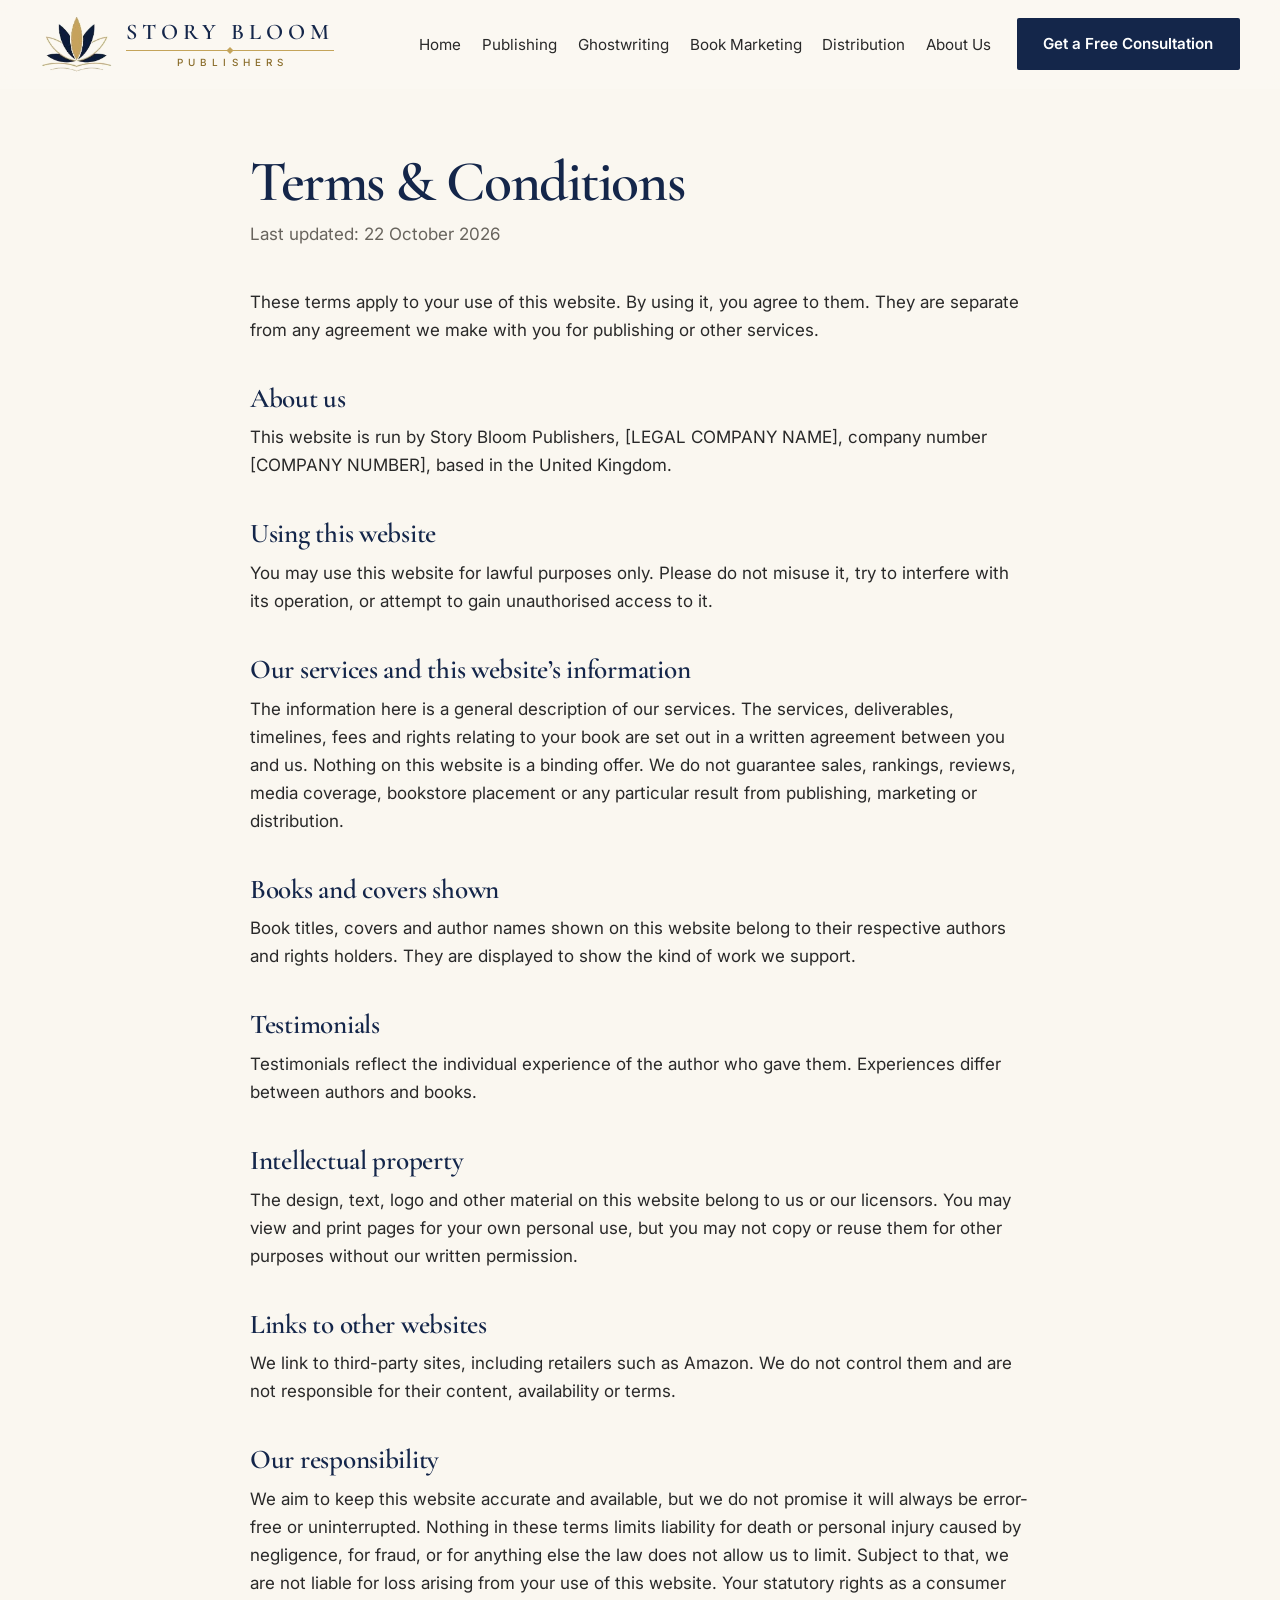
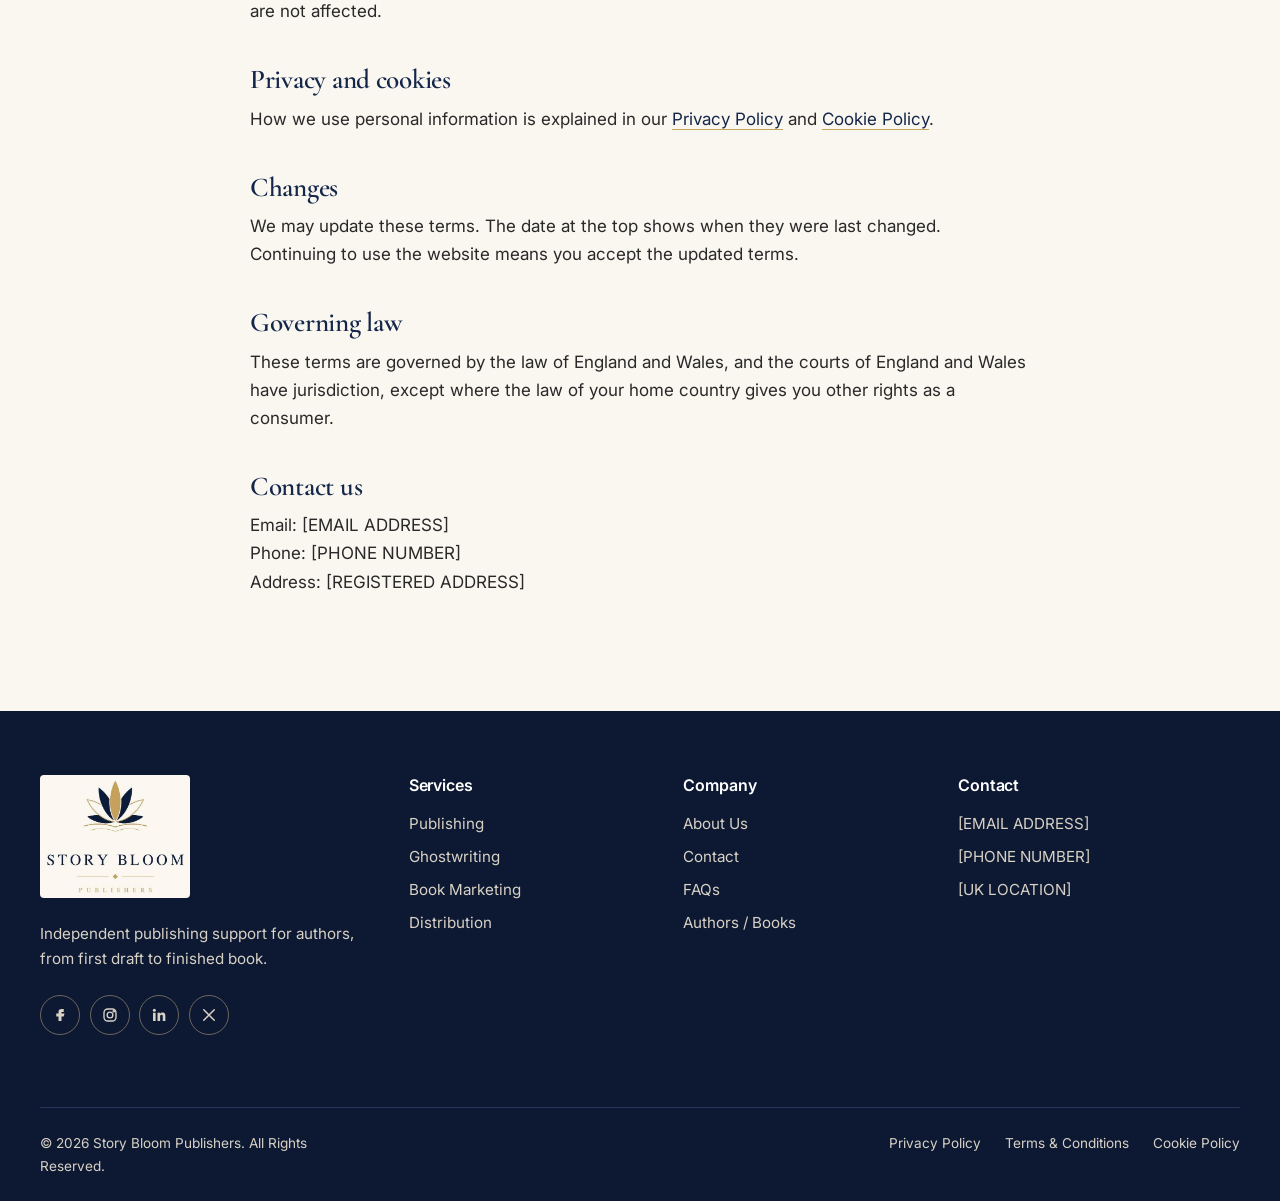
<file: terms.html>
<!doctype html>
<html lang="en-GB">
<head>
  <meta charset="utf-8">
  <meta name="viewport" content="width=device-width, initial-scale=1">
  <title>Terms &amp; Conditions | Story Bloom Publishers</title>
  <meta name="description" content="Terms for using the Story Bloom Publishers website.">
  <meta name="robots" content="index,follow">
  <link rel="stylesheet" href="css/styles.css">
  <link rel="preconnect" href="https://fonts.googleapis.com"><link rel="preconnect" href="https://fonts.gstatic.com" crossorigin>
  <link href="https://fonts.googleapis.com/css2?family=Cormorant+Garamond:ital,wght@0,500;0,600;0,700;1,500;1,600&family=Inter:wght@400;500;600&display=swap" rel="stylesheet">
  <link rel="icon" href="assets/images/logo.jpg">
</head>
<body>
<div id="site-header"></div>
<main id="main" class="wrap legal">
<!-- DRAFT: written as a starting point for a small UK publishing business. Have a solicitor review before relying on it. Fill the [BRACKETS]. -->
<h1>Terms &amp; Conditions</h1>
<p class="meta">Last updated: 22 October 2026</p>
<p>These terms apply to your use of this website. By using it, you agree to them. They are separate from any agreement we make with you for publishing or other services.</p>
<h2>About us</h2>
<p>This website is run by Story Bloom Publishers, [LEGAL COMPANY NAME], company number [COMPANY NUMBER], based in the United Kingdom.</p>
<h2>Using this website</h2>
<p>You may use this website for lawful purposes only. Please do not misuse it, try to interfere with its operation, or attempt to gain unauthorised access to it.</p>
<h2>Our services and this website’s information</h2>
<p>The information here is a general description of our services. The services, deliverables, timelines, fees and rights relating to your book are set out in a written agreement between you and us. Nothing on this website is a binding offer. We do not guarantee sales, rankings, reviews, media coverage, bookstore placement or any particular result from publishing, marketing or distribution.</p>
<h2>Books and covers shown</h2>
<p>Book titles, covers and author names shown on this website belong to their respective authors and rights holders. They are displayed to show the kind of work we support.</p>
<h2>Testimonials</h2>
<p>Testimonials reflect the individual experience of the author who gave them. Experiences differ between authors and books.</p>
<h2>Intellectual property</h2>
<p>The design, text, logo and other material on this website belong to us or our licensors. You may view and print pages for your own personal use, but you may not copy or reuse them for other purposes without our written permission.</p>
<h2>Links to other websites</h2>
<p>We link to third-party sites, including retailers such as Amazon. We do not control them and are not responsible for their content, availability or terms.</p>
<h2>Our responsibility</h2>
<p>We aim to keep this website accurate and available, but we do not promise it will always be error-free or uninterrupted. Nothing in these terms limits liability for death or personal injury caused by negligence, for fraud, or for anything else the law does not allow us to limit. Subject to that, we are not liable for loss arising from your use of this website. Your statutory rights as a consumer are not affected.</p>
<h2>Privacy and cookies</h2>
<p>How we use personal information is explained in our <a href="privacy.html">Privacy Policy</a> and <a href="cookies.html">Cookie Policy</a>.</p>
<h2>Changes</h2>
<p>We may update these terms. The date at the top shows when they were last changed. Continuing to use the website means you accept the updated terms.</p>
<h2>Governing law</h2>
<p>These terms are governed by the law of England and Wales, and the courts of England and Wales have jurisdiction, except where the law of your home country gives you other rights as a consumer.</p>
<h2>Contact us</h2>
<p>Email: <span data-site="email"></span><br>Phone: <span data-site="phone"></span><br>Address: [REGISTERED ADDRESS]</p>
</main>
<div id="site-footer"></div>
<script src="js/site-data.js"></script>
<script src="js/layout.js"></script>
<script src="js/legal.js"></script>
</body>
</html>
</file>
<file: css/styles.css>
@import './tokens.css';
/* 1 Reset */
*,*::before,*::after{box-sizing:border-box}
html{scroll-behavior:smooth;scroll-padding-top:5rem;-webkit-text-size-adjust:100%}
body{margin:0;background:var(--ivory);color:var(--ink);font:400 1.0625rem/1.65 var(--sans);overflow-x:hidden}
body.lock{overflow:hidden}
img{max-width:100%;display:block}
ul,ol{list-style:none;margin:0;padding:0}
h1,h2,h3,p,dl,dd,figure,blockquote{margin:0}
a{color:inherit}
button{font:inherit;color:inherit;cursor:pointer}
/* 2 Typography */
h1,h2,h3{font-family:var(--serif);font-weight:500;line-height:1.1;letter-spacing:-.01em}
h1{font-size:clamp(2.5rem,7vw,5rem);letter-spacing:-.025em}
h2{font-size:clamp(1.9rem,4.2vw,3rem)}
h3{font-size:1.4rem}
.lead{font-size:clamp(1.1rem,2vw,1.3rem);color:var(--muted);max-width:34rem}
.sr{position:absolute;width:1px;height:1px;overflow:hidden;clip:rect(0 0 0 0)}
:focus-visible{outline:3px solid var(--navy);outline-offset:3px}
/* 3 Global */
.wrap{width:min(100% - 2.5rem,var(--max));margin-inline:auto}
.section{padding-block:var(--s6)}
.band{background:var(--paper)}
.section-title{max-width:30rem;margin-bottom:var(--s5)}
.center{text-align:center;margin-top:var(--s5)}
.note{font-size:.85rem;color:var(--muted);margin-top:var(--s2)}
.num{font-family:var(--serif);font-style:italic;color:var(--gold);font-size:1.4rem}
.skip{position:absolute;left:-999px;background:var(--navy);color:#fff;padding:.75rem 1rem;z-index:100}
.skip:focus{left:1rem;top:1rem}
.btn{display:inline-flex;align-items:center;justify-content:center;min-height:48px;padding:.75rem 1.6rem;font-weight:600;font-size:.95rem;text-decoration:none;border:1.5px solid transparent;border-radius:2px;transition:background .25s,color .25s,border-color .25s,transform .25s var(--ease)}
.btn:hover{transform:translateY(-2px)}
.btn-primary{background:var(--navy);color:#fff}.btn-primary:hover{background:var(--navy-deep)}
.btn-ghost{border-color:var(--ink)}.btn-ghost:hover{background:var(--ink);color:var(--ivory)}
.btn-gold{background:var(--gold-soft);color:var(--navy-deep)}.btn-gold:hover{background:#fff}
.btn-line{border-color:var(--gold-soft);color:#fff}.btn-line:hover{background:rgba(255,255,255,.1)}
.actions{display:flex;flex-wrap:wrap;gap:var(--s2);margin-top:var(--s4)}
/* 4 Header */
.header{position:sticky;top:0;z-index:50;background:rgba(251,248,242,.94);backdrop-filter:blur(8px);border-bottom:1px solid transparent;transition:border-color .3s}
.header.scrolled{border-color:var(--line)}
.header-in{display:flex;align-items:center;justify-content:space-between;min-height:72px}
.logo{font-family:var(--serif);font-size:1.5rem;font-weight:500;text-decoration:none}
.menu ul{display:flex;gap:1.6rem;margin-right:1.6rem}
.menu{display:flex;align-items:center}
.menu li a{text-decoration:none;font-size:.95rem;padding:.4rem 0;border-bottom:1.5px solid transparent;transition:border-color .2s}
.menu li a:hover,.menu li a[aria-current]{border-color:var(--gold)}
.burger{display:none;width:48px;height:48px;background:none;border:0;position:relative}
.burger span{position:absolute;left:12px;right:12px;height:2px;background:var(--ink);transition:transform .3s var(--ease)}
.burger span:first-child{top:19px}.burger span:last-child{top:27px}
.burger[aria-expanded=true] span:first-child{transform:translateY(4px) rotate(45deg)}
.burger[aria-expanded=true] span:last-child{transform:translateY(-4px) rotate(-45deg)}
/* 5 Hero */
.hero{padding-block:var(--s5) var(--s6);overflow:hidden}
.hero-grid{display:grid;grid-template-columns:1.05fr .95fr;gap:var(--s5);align-items:center}
.hero-visual{position:relative;aspect-ratio:1/1.05;max-width:520px;width:100%;justify-self:center}
.hero-visual>img{width:100%;height:100%;object-fit:cover}
.hero-book{position:absolute;width:52%}
.hero-book.b0{left:0;top:14%;transform:rotate(-6deg)}
.hero-book.b1{left:24%;top:0;z-index:2;width:56%}
.hero-book.b2{right:0;bottom:2%;transform:rotate(5deg)}
.hero-copy>*{animation:rise .9s var(--ease) both}
.hero-copy .lead{margin-top:var(--s3);animation-delay:.12s}.hero-copy .actions{animation-delay:.24s}
.hero-visual{animation:rise 1.1s .2s var(--ease) both}
/* Book mockup */
.book{position:relative;aspect-ratio:2/3;border-radius:2px 5px 5px 2px;overflow:hidden;background:linear-gradient(135deg,var(--c1),var(--c2));box-shadow:-3px 0 0 rgba(0,0,0,.25) inset,14px 20px 30px -12px rgba(30,20,10,.45)}
.book::after{content:'';position:absolute;inset:0 auto 0 0;width:7%;background:linear-gradient(90deg,rgba(0,0,0,.3),rgba(255,255,255,.12),transparent)}
.book-art{position:absolute;inset:0;display:flex;flex-direction:column;justify-content:space-between;padding:12% 12% 10% 16%;color:#f6efe0}
.book-art strong{font:500 clamp(.95rem,2vw,1.4rem)/1.1 var(--serif)}
.book-art em{font-size:.7rem;font-style:normal;opacity:.8}
.book img{position:absolute;inset:0;width:100%;height:100%;object-fit:cover}
/* 6 Trust */
.trust{border-block:1px solid var(--line);padding-block:var(--s5)}
.trust h2{font-size:clamp(1.4rem,2.6vw,1.9rem);margin-bottom:var(--s3);max-width:32rem}
.trust-list{display:flex;flex-wrap:wrap;gap:var(--s1) var(--s4)}
.trust-list li{padding-left:1.1rem;position:relative;font-weight:500}
.trust-list li::before{content:'';position:absolute;left:0;top:.7em;width:.5rem;height:.5rem;background:var(--gold);transform:rotate(45deg)}
/* 7 Services: ruled columns, not cards */
.services{display:grid;grid-template-columns:repeat(4,1fr);border-top:2px solid var(--ink)}
.service{padding:var(--s4) var(--s3) var(--s4) 0;display:flex;flex-direction:column;gap:var(--s2);border-bottom:1px solid var(--line);transition:background .3s}
.service+.service{padding-left:var(--s3);border-left:1px solid var(--line)}
.service svg{width:36px;height:36px;fill:none;stroke:var(--navy);stroke-width:1.6;stroke-linecap:round;stroke-linejoin:round;transition:transform .4s var(--ease)}
.service:hover svg{transform:translateY(-4px)}
.service p{color:var(--muted);flex:1}
.more{font-weight:600;color:var(--navy);text-decoration:underline;text-underline-offset:5px;text-decoration-color:var(--gold)}
/* 8 Feature shelf */
.feature{display:grid;grid-template-columns:.8fr 1.2fr;gap:var(--s5);align-items:center}
.feature p{margin-top:var(--s3);max-width:30rem;color:var(--muted)}
.shelf{display:grid;grid-template-columns:repeat(4,1fr);gap:var(--s2);perspective:1000px}
.shelf .book{transform:rotateY(-14deg);transition:transform .5s var(--ease)}
.shelf .book:nth-child(even){margin-top:2.5rem}
.shelf .book:hover{transform:rotateY(0) translateY(-6px)}
/* 9 Process */
.steps{display:grid;grid-template-columns:repeat(5,1fr);gap:var(--s3);position:relative;counter-reset:s}
.steps::before{content:'';position:absolute;top:.9rem;left:0;right:0;height:1px;background:var(--gold)}
.steps li{position:relative;padding-top:var(--s4)}
.steps li::before{content:'';position:absolute;top:.5rem;left:0;width:.8rem;height:.8rem;border-radius:50%;background:var(--navy);box-shadow:0 0 0 6px var(--ivory)}
.steps .num{display:block}.steps h3{font-size:1.25rem;margin:.3rem 0 .5rem}
.steps p{color:var(--muted);font-size:.95rem}
/* 10 Why */
.why{display:grid;grid-template-columns:.8fr 1.2fr;gap:var(--s5)}
.why h2{position:sticky;top:7rem;align-self:start}
.why-list div{padding-block:var(--s3);border-top:1px solid var(--line)}
.why-list div:last-child{border-bottom:1px solid var(--line)}
.why-list dt{font:500 1.5rem/1.2 var(--serif);color:var(--navy)}
.why-list dd{color:var(--muted);margin-top:.35rem;max-width:32rem}
/* 11 Books */
.book-grid{display:grid;grid-template-columns:repeat(4,1fr);gap:var(--s4) var(--s3)}
.book-item{text-decoration:none;display:block}
.book-item .book{transition:transform .4s var(--ease),box-shadow .4s}
.book-item:hover .book{transform:translateY(-6px)}
.book-item h3{font-size:1.05rem;margin-top:var(--s2)}
.book-item p{font-size:.9rem;color:var(--muted)}
.book-item small{font-size:.8rem;color:var(--navy);font-weight:600}
/* 12 Testimonials */
.slider{max-width:46rem}
.t-track{display:flex;overflow-x:auto;scroll-snap-type:x mandatory;scrollbar-width:none}
.t-track::-webkit-scrollbar{display:none}
.t-slide{flex:0 0 100%;scroll-snap-align:start;padding-right:var(--s2)}
.t-slide blockquote{font:400 clamp(1.4rem,3vw,2rem)/1.35 var(--serif);border-left:3px solid var(--gold);padding-left:var(--s3)}
.t-slide figcaption{margin:var(--s3) 0 0 calc(var(--s3) + 3px);color:var(--muted)}
.t-ctrl{display:flex;align-items:center;gap:var(--s2);margin-top:var(--s4)}
.t-ctrl>button{width:48px;height:48px;border:1.5px solid var(--ink);background:none;border-radius:50%}
.t-ctrl>button:hover{background:var(--ink);color:var(--ivory)}
.dots{display:flex}.dots button{width:32px;height:32px;background:none;border:0;position:relative}
.dots button::after{content:'';position:absolute;inset:11px;border-radius:50%;border:1.5px solid var(--navy)}
.dots button[aria-current=true]::after{background:var(--navy)}
/* 13 Solutions: three ascending steps */
.solutions{display:grid;grid-template-columns:repeat(3,1fr);align-items:end;gap:var(--s2)}
.sol{padding:var(--s4) var(--s3);min-height:15rem;background:var(--paper);border-top:3px solid var(--gold-soft)}
.sol-mid{min-height:19rem;background:#e9dfcd;border-color:var(--gold)}
.sol-top{min-height:23rem;background:var(--navy);color:#fff;border-color:var(--gold-soft)}
.sol p{margin-top:var(--s2);opacity:.85}
.sol-top p{opacity:.9}
/* 14 FAQ */
.faq{display:grid;grid-template-columns:.7fr 1.3fr;gap:var(--s5)}
.faq-item{border-top:1px solid var(--line)}.faq-item:last-child{border-bottom:1px solid var(--line)}
.faq-q{width:100%;text-align:left;background:none;border:0;padding:var(--s3) 2.5rem var(--s3) 0;font:500 1.3rem/1.25 var(--serif);position:relative}
.faq-q::after{content:'+';position:absolute;right:.25rem;top:50%;translate:0 -50%;font:300 1.8rem var(--sans);color:var(--navy);transition:rotate .3s}
.faq-q[aria-expanded=true]::after{rotate:45deg}
.faq-a{display:grid;grid-template-rows:0fr;visibility:hidden;transition:grid-template-rows .35s var(--ease),visibility .35s}
.faq-a.open{grid-template-rows:1fr;visibility:visible}
.faq-a p{overflow:hidden;color:var(--muted);max-width:38rem}
.faq-a.open p{padding-bottom:var(--s3)}
/* 15 CTA */
.cta{background:var(--navy-deep);color:#fff;padding-block:var(--s6);text-align:center}
.cta h2{max-width:44rem;margin-inline:auto}
.cta p{max-width:38rem;margin:var(--s3) auto 0;color:#eadfd0}
.cta .actions{justify-content:center}
/* 16 Footer */
.footer{background:var(--ink);color:#d8d1c5;padding-top:var(--s5);font-size:.95rem}
.footer-grid{display:grid;grid-template-columns:1.4fr 1fr 1fr 1.2fr;gap:var(--s4)}
.footer .logo{color:#fff}.footer p{margin-top:var(--s2);max-width:20rem}
.footer h3{font:600 1rem var(--sans);color:#fff;margin-bottom:var(--s2)}
.footer li{margin-bottom:.5rem}.footer a{text-decoration:none}.footer a:hover{text-decoration:underline}
.social{display:flex;gap:.6rem;margin-top:var(--s3)}
.social a{display:grid;place-items:center;width:40px;height:40px;border:1px solid #6c665d;border-radius:50%}
.footer-base{display:flex;flex-wrap:wrap;justify-content:space-between;gap:var(--s2);border-top:1px solid #3a3733;margin-top:var(--s5);padding-block:var(--s3);font-size:.85rem}
.footer-base p{margin:0}.footer-base ul{display:flex;flex-wrap:wrap;gap:var(--s3)}.footer-base li{margin:0}
.to-top{position:fixed;right:1rem;bottom:1rem;width:48px;height:48px;border-radius:50%;border:0;background:var(--navy);color:#fff;font-size:1.2rem;z-index:40}
.to-top[hidden]{display:none}
/* 17 Responsive */
@media (max-width:1024px){
  .services{grid-template-columns:1fr 1fr}
  .service:nth-child(3){padding-left:0;border-left:0}
  .book-grid{grid-template-columns:repeat(2,1fr)}
  .footer-grid{grid-template-columns:1fr 1fr}
  .menu ul{gap:1rem}
}
@media (max-width:860px){
  .burger{display:block}
  .menu{position:fixed;inset:72px 0 0;background:var(--ivory);flex-direction:column;align-items:stretch;justify-content:flex-start;padding:var(--s3) 1.25rem;gap:var(--s3);overflow:auto;opacity:0;visibility:hidden;transform:translateY(-8px);transition:opacity .3s,transform .3s var(--ease),visibility .3s}
  .menu.open{opacity:1;visibility:visible;transform:none}
  .menu ul{flex-direction:column;gap:0;margin:0}
  .menu li a{display:block;font:500 1.6rem var(--serif);padding:.8rem 0;border-bottom:1px solid var(--line)}
  .hero-grid,.feature,.why,.faq{grid-template-columns:1fr;gap:var(--s4)}
  .why h2{position:static}
  .hero-visual{max-width:420px}
  .steps{grid-template-columns:1fr;gap:0}
  .steps::before{top:0;bottom:0;left:.4rem;right:auto;width:1px;height:auto}
  .steps li{padding:0 0 var(--s4) var(--s4)}
  .steps li::before{top:.35rem;left:0;box-shadow:0 0 0 6px var(--ivory)}
  .solutions{grid-template-columns:1fr}.sol,.sol-mid,.sol-top{min-height:0}
  .shelf{grid-template-columns:1fr 1fr;gap:var(--s3)}
}
@media (max-width:560px){
  body{font-size:1rem}
  .services{grid-template-columns:1fr}
  .service,.service+.service{padding:var(--s3) 0;border-left:0}
  .book-grid{grid-template-columns:1fr 1fr}
  .footer-grid{grid-template-columns:1fr}
  .actions .btn{width:100%}
}
@media (min-width:1700px){:root{--max:1360px}}
/* 18 Animations */
@keyframes rise{from{opacity:0;transform:translateY(18px)}}
[data-reveal]{opacity:0;transition:opacity .8s var(--ease)}
[data-reveal].in{opacity:1}
@media (prefers-reduced-motion:reduce){
  html{scroll-behavior:auto}
  *,*::before,*::after{animation:none!important;transition:none!important}
  [data-reveal]{opacity:1}
}

/* Logo lockup */
.logo{display:flex;align-items:center;gap:.7rem;color:var(--navy)}
.mark{width:46px;height:auto;flex:none}.mark .n{fill:currentColor}.mark .g{fill:var(--gold)}.mark .o{fill:none;stroke:var(--gold);stroke-width:1.6}
.logo-text{display:flex;flex-direction:column;line-height:1}
.logo-text b{font:500 1.1rem var(--serif);letter-spacing:.2em}
.logo-text small{font:600 .58rem var(--sans);letter-spacing:.42em;color:var(--gold);margin-top:.4rem}
.footer .logo-text small{color:var(--gold-soft)}
@media (max-width:380px){.logo-text b{font-size:.95rem;letter-spacing:.14em}.mark{width:38px}}

/* ===== 19 Motion layer ===== */
/* Logo petals bloom on load */
.mark path{transform-box:fill-box;transform-origin:50% 100%;animation:bloom .9s var(--ease) both}
.mark path:nth-child(1){animation-delay:.45s}.mark path:nth-child(2),.mark path:nth-child(3){animation-delay:.6s}
.mark path:nth-child(4),.mark path:nth-child(5){animation-delay:.75s}.mark path:nth-child(6){animation-delay:.9s}.mark path:nth-child(7){animation-delay:1s}
@keyframes bloom{from{opacity:0;transform:scale(.15)}}
/* Hero headline: word by word */
.hero h1{animation:none}
.w{display:inline-block;overflow:hidden;vertical-align:top;padding-bottom:.1em;margin-bottom:-.1em}
.w>span{display:inline-block;animation:wordUp .95s var(--ease) both;animation-delay:calc(var(--i) * 110ms + 250ms)}
@keyframes wordUp{from{transform:translateY(110%)}}
.hero-copy .lead{animation-delay:.9s}.hero-copy .actions{animation-delay:1.1s}
/* Hero artwork: enters, then floats; tilts with the pointer */
.hero-visual{animation:rise 1.1s .4s var(--ease) both,float 8s 1.6s ease-in-out infinite}
@keyframes float{50%{transform:translateY(-12px)}}
.hero-visual>img{transform:perspective(900px) rotateX(var(--rx,0deg)) rotateY(var(--ry,0deg));transition:transform .3s ease-out}
/* Staggered entrance when a section scrolls in */
:is(.service,.steps li,.why-list>div,.book-item,.trust-list li,.sol){opacity:0;transform:translateY(28px);transition:opacity .8s var(--ease),transform .8s var(--ease);transition-delay:calc(var(--i,0) * 100ms)}
[data-reveal].in :is(.service,.steps li,.why-list>div,.book-item,.trust-list li,.sol){opacity:1;transform:none}
.shelf .book{opacity:0;transform:rotateY(-14deg) translateY(40px);transition:opacity .8s var(--ease),transform .8s var(--ease);transition-delay:calc(var(--i,0) * 120ms)}
[data-reveal].in .shelf .book{opacity:1;transform:rotateY(-14deg)}
[data-reveal].in .shelf .book:hover{transform:rotateY(0) translateY(-8px);transition-delay:0s;transition-duration:.5s}
/* Timeline draws itself */
.steps::before{transform:scaleX(0);transform-origin:left;transition:transform 1.8s .2s var(--ease)}
[data-reveal].in .steps::before{transform:none}
.steps li::before{transform:scale(0);transition:transform .5s calc(var(--i,0) * 300ms + .3s) var(--ease)}
[data-reveal].in .steps li::before{transform:scale(1)}
@media (max-width:860px){.steps::before{transform:scaleY(0);transform-origin:top}}
/* Hover touches */
.service{position:relative}
.service::before{content:'';position:absolute;top:-2px;left:0;right:0;height:2px;background:var(--gold);transform:scaleX(0);transform-origin:left;transition:transform .5s var(--ease)}
.service:hover::before,.service:focus-within::before{transform:none}
.why-list div{transition:padding-left .4s var(--ease)}.why-list div:hover{padding-left:var(--s2)}
.btn{position:relative;overflow:hidden}
.btn::after{content:'';position:absolute;top:0;bottom:0;left:-60%;width:40%;background:linear-gradient(100deg,transparent,rgba(255,255,255,.35),transparent);transform:skewX(-20deg);transition:left .7s var(--ease)}
.btn:hover::after{left:130%}
.more{background:linear-gradient(var(--gold),var(--gold)) 0 100%/0 2px no-repeat;text-decoration:none;padding-bottom:4px;transition:background-size .4s var(--ease)}
.more:hover{background-size:100% 2px}
/* Reading progress */
.progress{position:fixed;top:0;left:0;right:0;height:3px;background:var(--gold);transform:scaleX(0);transform-origin:left;z-index:60;pointer-events:none}
/* Final CTA glow */
.cta{position:relative;overflow:hidden}
.cta .wrap{position:relative}
.cta::before{content:'';position:absolute;width:60vmax;height:60vmax;left:-15vmax;top:-30vmax;background:radial-gradient(circle,rgba(211,182,118,.24),transparent 60%);animation:drift 16s ease-in-out infinite alternate}
@keyframes drift{to{transform:translate(55vw,12vmax)}}

/* ===== 20 Robot hero ===== */
.hero-visual{overflow:visible}
.robot{width:100%;height:auto;display:block;overflow:visible}
.eye{transform-box:fill-box;transform-origin:center;animation:blink 6s infinite}
@keyframes blink{0%,93%,100%{transform:scaleY(1)}96%{transform:scaleY(.08)}}
.pupil{transition:transform .12s ease-out}
.head{transform-origin:200px 215px;transition:transform .3s ease-out}
.ant-ball{animation:glow 2.2s ease-in-out infinite alternate}
@keyframes glow{from{opacity:.55}}
.twinkle path,.twinkle circle{transform-box:fill-box;transform-origin:center;animation:twinkle 3s ease-in-out infinite alternate}
.twinkle path:nth-child(2){animation-delay:1s}.twinkle circle{animation-delay:1.8s}
@keyframes twinkle{to{transform:scale(.55);opacity:.5}}
.bubble{position:absolute;top:4%;right:0;background:var(--navy);color:#fff;padding:.55rem 1rem;font:italic 500 1.1rem var(--serif);border-radius:2px;animation:pop .7s 1.8s var(--ease) both}
.bubble::after{content:'';position:absolute;left:1.2rem;bottom:-8px;border:8px solid transparent;border-bottom:0;border-top-color:var(--navy)}
@keyframes pop{from{opacity:0;transform:translateY(10px) scale(.9)}}
/* ===== 21 Marquee ===== */
.trust{padding-bottom:0;overflow:hidden}
.trust h2{margin-bottom:var(--s4)}
.marquee{border-top:1px solid var(--line);padding-block:1.4rem;-webkit-mask-image:linear-gradient(90deg,transparent,#000 8%,#000 92%,transparent);mask-image:linear-gradient(90deg,transparent,#000 8%,#000 92%,transparent)}
.marquee-track{display:flex;width:max-content;animation:scroll-left 45s linear infinite}
.marquee:hover .marquee-track{animation-play-state:paused}
.marquee-set{display:flex;flex-shrink:0}
.marquee-set li{display:flex;align-items:center;white-space:nowrap;font:500 clamp(1.25rem,2.4vw,1.75rem) var(--serif)}
.marquee-set li::after{content:'';width:.6rem;height:.6rem;margin-inline:clamp(1.5rem,3vw,2.5rem);background:var(--gold);transform:rotate(45deg)}
@keyframes scroll-left{to{transform:translateX(-50%)}}
@media (prefers-reduced-motion:reduce){.marquee-track{width:auto;flex-wrap:wrap}.marquee-set{flex-wrap:wrap;row-gap:.5rem}.marquee-set[aria-hidden]{display:none}}
/* ===== 22 Services carousel ===== */
.svc-wrap{display:grid;grid-template-columns:3.5rem 1fr 3.5rem;align-items:center}
.services{display:flex;overflow-x:auto;overflow-y:hidden;scroll-snap-type:x mandatory;scrollbar-width:none;border-top:0;grid-template-columns:none}
.services::-webkit-scrollbar{display:none}
.services .service,.services .service+.service{flex:0 0 25%;scroll-snap-align:start;padding:var(--s4) var(--s3);border-top:2px solid var(--ink);border-left:1px solid var(--line);transform:none}
.services .service:last-child{border-right:1px solid var(--line)}
.svc-btn{width:48px;height:48px;border-radius:50%;border:1.5px solid var(--navy);background:var(--ivory);color:var(--navy);display:grid;place-items:center;transition:background .25s,color .25s,opacity .25s}
.svc-btn svg{width:22px;height:22px;fill:none;stroke:currentColor;stroke-width:2.2;stroke-linecap:round;stroke-linejoin:round}
.svc-btn:hover:not(:disabled){background:var(--navy);color:#fff}
.svc-btn:disabled{opacity:.3;cursor:default}
@media (max-width:1100px){.services .service,.services .service+.service{flex-basis:50%}}
@media (max-width:700px){
  .svc-wrap{grid-template-columns:1fr 1fr;row-gap:var(--s3)}
  .services{grid-column:1/-1;grid-row:1}
  #svc-prev{grid-column:1;grid-row:2;justify-self:start}#svc-next{grid-column:2;grid-row:2;justify-self:end}
  .services .service,.services .service+.service{flex-basis:100%;padding:var(--s3) var(--s2);border-left:0}
  .services .service:last-child{border-right:0}
  .bubble{right:4%}
}

.book-item .book-art{display:none}.book-item:hover h3{text-decoration:underline;text-decoration-color:var(--gold);text-underline-offset:4px}

/* ===== 23 3D book ring ===== */
.ring-stage{--w:clamp(140px,21vw,240px);position:relative;height:calc(var(--w) * 1.5 + 70px);perspective:1700px;touch-action:pan-y;cursor:grab;outline-offset:6px}
.ring{position:absolute;top:30px;left:50%;width:var(--w);height:calc(var(--w) * 1.5);margin-left:calc(var(--w) / -2);transform-style:preserve-3d;transition:transform .9s var(--ease)}
.ring-item{position:absolute;inset:0;display:block;backface-visibility:hidden;transform:rotateY(calc(var(--k) * 45deg)) translateZ(var(--R,340px));transition:opacity .7s var(--ease),filter .7s}
.ring-item .book{aspect-ratio:auto;height:100%;transition:none}
.ring-item .book img{-webkit-user-drag:none;user-select:none}
.ring-item.active{cursor:pointer}
.ring-info{text-align:center;margin-top:var(--s3)}
.ring-info h3{font-size:clamp(1.5rem,3vw,2rem)}
.ring-info p{color:var(--muted);margin:.3rem 0 var(--s3)}
.ring-ctrl{display:flex;align-items:center;justify-content:center;gap:var(--s2);margin-top:var(--s4)}
@media (prefers-reduced-motion:reduce){.ring{transition:none!important}}

/* Safari/iOS 3D support */
.ring{-webkit-transform-style:preserve-3d}
.ring-item{-webkit-backface-visibility:hidden;will-change:transform,opacity}

/* ===== 24 Scrolling book shelf (all books) ===== */
.shelf{display:block;overflow:hidden;padding:2rem 0 4rem;-webkit-mask-image:linear-gradient(90deg,transparent,#000 7%,#000 93%,transparent);mask-image:linear-gradient(90deg,transparent,#000 7%,#000 93%,transparent)}
.shelf-track{display:flex;width:max-content;animation:scroll-left 55s linear infinite}
.shelf:hover .shelf-track{animation-play-state:paused}
.shelf-set{display:flex;gap:var(--s3);padding-right:var(--s3)}
.shelf .book{flex:none;width:clamp(120px,13vw,170px);margin-top:0}
.shelf .book:nth-child(even){margin-top:2.5rem}
@media (prefers-reduced-motion:reduce){.shelf-track{width:auto}.shelf-set{flex-wrap:wrap}.shelf-set[aria-hidden]{display:none}}

/* ===== 25 Brand refinement: official logo, typography, palette ===== */
h1,h2,h3{color:var(--navy);font-weight:600}
h1{font-size:clamp(2.9rem,7.6vw,5.6rem);line-height:1.02}
h2{font-size:clamp(2.2rem,4.8vw,3.5rem)}
h3{font-size:1.6rem}
.cta h2,.sol-top h3{color:#fff}
.trust h2{font-size:clamp(1.7rem,3vw,2.3rem)}
.num{color:var(--gold-text);font-size:1.7rem}
.steps h3{font-size:1.5rem}.faq-q{font-size:1.5rem}.why-list dt{font-size:1.8rem;font-weight:600}
.marquee-set li{font-size:clamp(1.4rem,2.6vw,1.95rem)}
.t-slide blockquote{font-size:clamp(1.6rem,3.2vw,2.3rem)}
.ring-info h3{font-size:clamp(1.8rem,3.4vw,2.4rem)}
.bubble{font-size:1.2rem}.book-item h3{font-size:1.2rem}
/* Official logo, never redrawn */
.logo{display:block}
.logo img{display:block;height:84px;width:auto;transition:height .3s var(--ease)}
.header-in{min-height:100px;transition:min-height .3s var(--ease)}
.header.scrolled .header-in{min-height:76px}
.header.scrolled .logo img{height:60px}
.footer{background:var(--navy-deep)}
.footer-base{border-color:#26335a}
.footer .logo img{height:auto;width:150px;border-radius:4px}
@media (max-width:860px){
  .header-in{min-height:84px}.logo img{height:64px}
  .header.scrolled .header-in{min-height:68px}.header.scrolled .logo img{height:50px}
  .menu{inset:84px 0 0}
}
/* Mobile menu fix: backdrop-filter on the header trapped the fixed menu panel */
@media (max-width:860px){.header{-webkit-backdrop-filter:none;backdrop-filter:none;background:var(--ivory)}}

/* ===== 26 Enquiry, inclusions, WhatsApp ===== */
.cta{text-align:left}
.cta-grid{display:grid;grid-template-columns:1fr 1fr;gap:var(--s5);align-items:start}
.cta h2{margin-inline:0}
.cta-copy p{margin:var(--s3) 0 0;max-width:34rem}
.cta-contact{margin-top:var(--s4)}
.cta-contact li{margin-bottom:.6rem}.cta-contact a{color:#fff;text-decoration:underline;text-decoration-color:var(--gold);text-underline-offset:5px}
.enquiry{background:var(--ivory);color:var(--ink);padding:clamp(1.5rem,3vw,2.5rem);border-top:3px solid var(--gold)}
.enquiry h3{margin-bottom:var(--s3)}
.enquiry label{display:block;font-weight:500;font-size:.9rem;margin-bottom:var(--s2)}
.enquiry input:not(.hp),.enquiry select,.enquiry textarea{display:block;width:100%;margin-top:.35rem;padding:.75rem .9rem;min-height:48px;border:1px solid #cfc6b3;border-radius:2px;background:#fff;color:var(--ink);font:inherit}
.enquiry textarea{resize:vertical}
.enquiry .btn{width:100%;margin-top:var(--s1)}
.enquiry p{margin:var(--s2) 0 0;color:var(--muted);max-width:none}
.enquiry .fine{font-size:.82rem}
.form-note{font-weight:500}.form-note.ok{color:#1d5a34!important}.form-note.err{color:#9b1c1c!important}
.hp{position:absolute;left:-9999px;width:1px;height:1px}
.incl-lead{font-weight:600;font-size:.9rem}
.incl{margin-top:var(--s2)}
.incl li{position:relative;padding-left:1.1rem;margin-bottom:.4rem;font-size:.95rem}
.incl li::before{content:'';position:absolute;left:0;top:.6em;width:.4rem;height:.4rem;background:var(--gold);transform:rotate(45deg)}
.sol .incl-lead{margin-top:var(--s2);opacity:1}
.incl-note{color:var(--muted);font-size:.9rem;margin-top:var(--s4)}
.wa{position:fixed;left:1rem;bottom:1rem;width:52px;height:52px;border-radius:50%;background:var(--navy);color:#fff;display:grid;place-items:center;z-index:40;box-shadow:0 6px 18px rgba(13,25,51,.3);transition:transform .25s var(--ease)}
.wa:hover{transform:translateY(-3px)}.wa svg{width:26px;height:26px}
.social svg{width:18px;height:18px}
@media (max-width:860px){.cta-grid{grid-template-columns:1fr;gap:var(--s4)}}

/* ===== 27 Hero cover fan, logo lockup, packages, legal ===== */
.hero-visual{max-width:540px;aspect-ratio:1/.9}
.hero-visual::before{content:'';position:absolute;inset:4% 2% 0;border-radius:50%;background:#efe8da;border:1.5px dashed var(--gold-soft)}
.fan{position:absolute;width:36%;transform:translate(calc(var(--px,0) * var(--d) * 1px),calc(var(--py,0) * var(--d) * 1px)) rotate(var(--r));transition:transform .35s ease-out}
.f0{left:0;top:24%;--r:-11deg;--d:6;z-index:1}
.f1{left:14%;top:11%;--r:-5deg;--d:10;z-index:2}
.f2{left:29%;top:0;width:42%;--r:0deg;--d:16;z-index:4}
.f3{left:50%;top:11%;--r:5deg;--d:10;z-index:3}
.f4{left:64%;top:24%;--r:11deg;--d:6;z-index:2}
.section-intro{max-width:34rem;color:var(--muted);margin:calc(var(--s4) * -.8) 0 var(--s4)}
/* Horizontal logo lockup: official emblem + typeset wordmark */
.logo{display:flex;align-items:center;gap:.85rem}
.logo .logo-mark{height:58px;width:auto;display:block;transition:height .3s var(--ease)}
.logo-words{display:flex;flex-direction:column}
.logo-words b{font:600 1.4rem/1 var(--serif);letter-spacing:.22em;color:var(--navy);white-space:nowrap;transition:font-size .3s}
.logo-words i{display:block;height:1px;margin:.45rem 0 .4rem;background:var(--gold);position:relative}
.logo-words i::after{content:'';position:absolute;left:50%;top:-2px;width:5px;height:5px;background:var(--gold);transform:translateX(-50%) rotate(45deg)}
.logo-words small{font:500 .62rem/1 var(--sans);letter-spacing:.52em;color:var(--gold-text);text-align:center;padding-left:.52em}
.header-in{min-height:88px}
.header.scrolled .header-in{min-height:70px}
.header.scrolled .logo .logo-mark{height:44px}
.header.scrolled .logo-words b{font-size:1.2rem}
.logo-tile{display:inline-block}
@media (max-width:860px){
  .header-in,.header.scrolled .header-in{min-height:72px}
  .logo .logo-mark,.header.scrolled .logo .logo-mark{height:42px}
  .logo{gap:.6rem}
  .logo-words b,.header.scrolled .logo-words b{font-size:1.02rem;letter-spacing:.17em}
  .logo-words small{font-size:.5rem;letter-spacing:.42em;padding-left:.42em}
  .menu{inset:72px 0 0}
}
/* Packages */
.solutions{grid-template-columns:repeat(4,1fr);align-items:stretch}
.sol{display:flex;flex-direction:column;min-height:0;background:var(--ivory);padding:var(--s4) var(--s3)}
.sol.sol-top{background:var(--navy);color:#fff}
.sol-for{color:var(--muted);margin-top:var(--s1)!important;opacity:1!important}
.sol.sol-top .sol-for{color:#e6dfd0}
.sol .more{margin-top:auto;padding-top:var(--s3);align-self:flex-start}
.sol.sol-top .more{color:#fff}
@media (max-width:1100px){.solutions{grid-template-columns:repeat(2,1fr)}}
@media (max-width:700px){.solutions{grid-template-columns:1fr}}
/* Ring items keep each cover's own proportions (children's books vary) */
.ring-item{display:flex;align-items:center}
.ring-item .book{aspect-ratio:auto;height:auto;width:100%}
.ring-item .book img{position:static;height:auto;width:100%;object-fit:contain}
.ring-item{transform:rotateY(calc(var(--k) * var(--step,45deg))) translateZ(var(--R,340px))}
/* Testimonial caption */
.t-slide figcaption strong{display:block;color:var(--navy);font-weight:600}
.t-slide figcaption span{color:var(--muted);font-size:.95rem}
/* Legal pages */
.legal{max-width:780px;padding-block:var(--s5) var(--s6)}
.legal h1{font-size:clamp(2.4rem,5vw,3.6rem)}
.legal .meta{color:var(--muted);margin:var(--s1) 0 var(--s4)}
.legal h2{font-size:1.7rem;margin:var(--s4) 0 var(--s1)}
.legal ul{list-style:disc;padding-left:1.4rem;margin:.6rem 0}.legal li{margin-bottom:.4rem}
.legal a{color:var(--navy);text-decoration-color:var(--gold);text-underline-offset:4px}
.legal p{margin-top:.6rem}

/* ===== 28 Header fit + overflow fixes ===== */
.menu li a,.menu .btn{white-space:nowrap}
.menu ul{gap:1.3rem}
.svc-wrap{grid-template-columns:3.5rem minmax(0,1fr) 3.5rem}
.services{min-width:0}
.ring-wrap{overflow-x:clip}
@media (max-width:700px){.svc-wrap{grid-template-columns:minmax(0,1fr) minmax(0,1fr)}}
@media (max-width:1240px){
  .burger{display:block}
  .header{-webkit-backdrop-filter:none;backdrop-filter:none;background:var(--ivory)}
  .header-in,.header.scrolled .header-in{min-height:72px}
  .logo .logo-mark,.header.scrolled .logo .logo-mark{height:44px}
  .menu{position:fixed;inset:72px 0 0;background:var(--ivory);flex-direction:column;align-items:stretch;justify-content:flex-start;padding:var(--s3) 1.25rem;gap:var(--s3);overflow:auto;opacity:0;visibility:hidden;transform:translateY(-8px);transition:opacity .3s,transform .3s var(--ease),visibility .3s}
  .menu.open{opacity:1;visibility:visible;transform:none}
  .menu ul{flex-direction:column;gap:0;margin:0}
  .menu li a{display:block;font:500 1.6rem var(--serif);padding:.8rem 0;border-bottom:1px solid var(--line)}
}
.ring-item .book-art{display:none}
@media (min-width:1241px){.menu{margin-left:2rem}}

/* ===== 29 Inner pages: three-package row ===== */
.solutions.sol3{grid-template-columns:repeat(3,1fr)}
@media (max-width:1000px){.solutions.sol3{grid-template-columns:1fr}}
body[data-page] .hero h1{text-wrap:balance}
.solutions.sol2{grid-template-columns:repeat(2,1fr)}
@media (max-width:760px){.solutions.sol2{grid-template-columns:1fr}}
</file>
